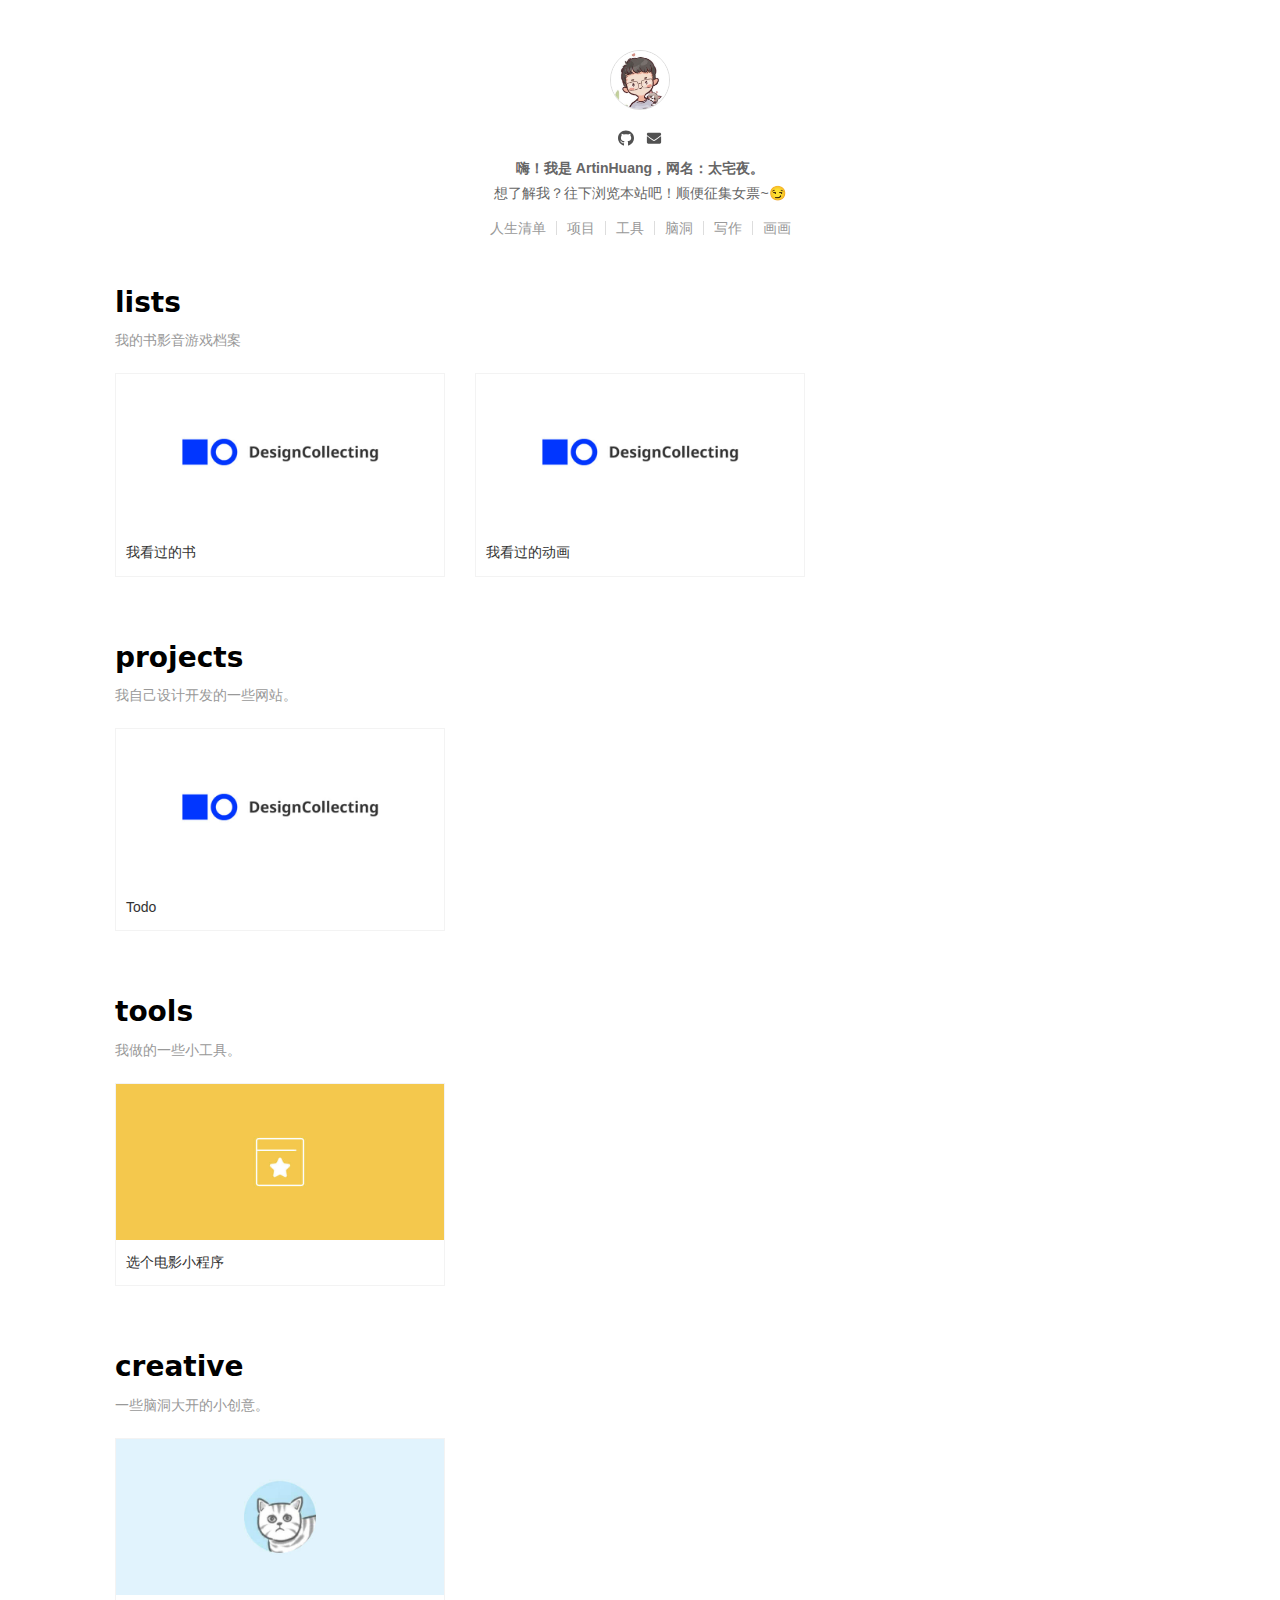
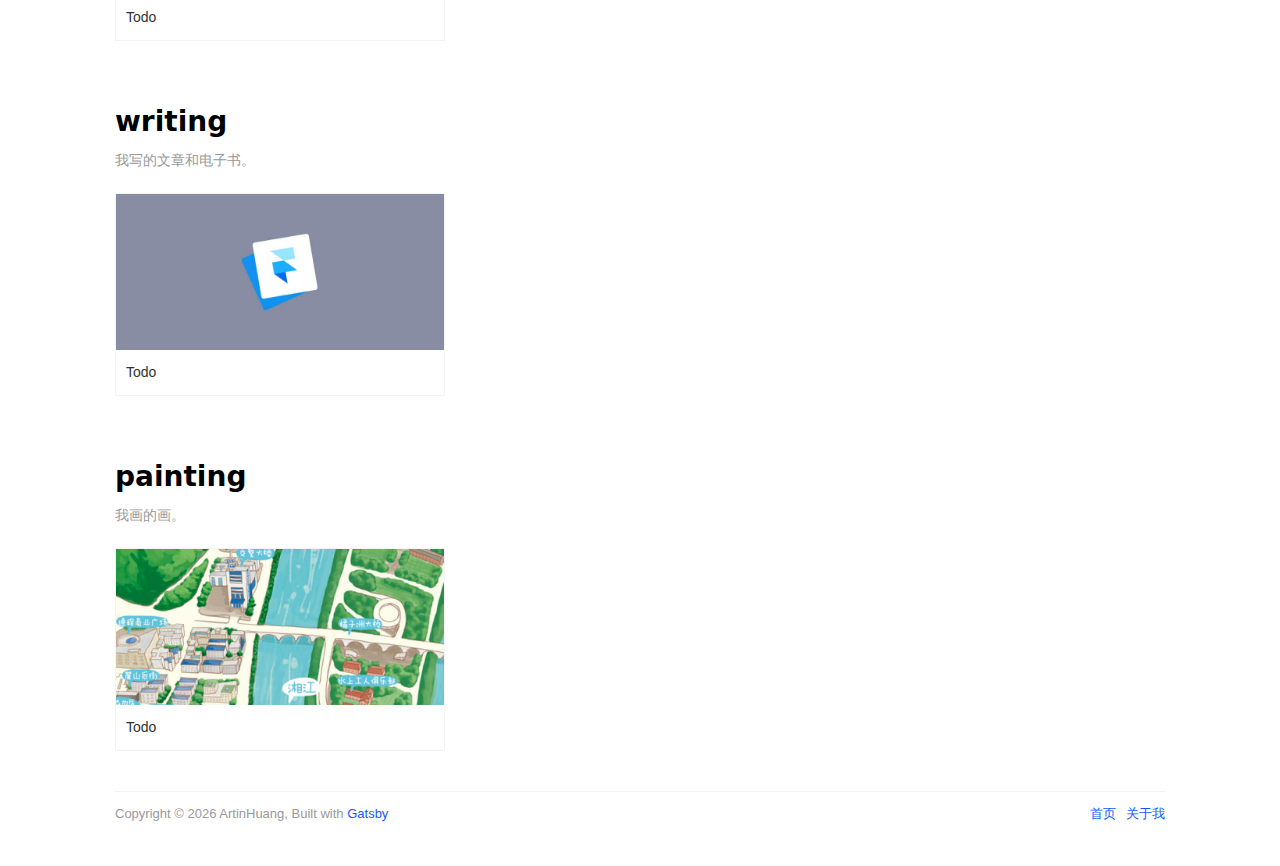
<file: index.html>
<!DOCTYPE html><html><head><meta charSet="utf-8"/><meta http-equiv="x-ua-compatible" content="ie=edge"/><meta name="viewport" content="width=device-width, initial-scale=1, shrink-to-fit=no"/><style data-href="/styles.84d56e6f146420ad4311.css">.footer{color:#999;font-size:13px}.footer .footer-wrapper{display:flex;margin-top:20px;margin-bottom:30px;padding:10px 0;border-top:1px solid #f3f3f3}.footer .footer-wrapper a.footer-link{margin-left:10px}.header{position:fixed;top:0;left:0;right:0;box-shadow:0 1px 0 rgba(0,0,0,.1);overflow:hidden;background:#fff;-webkit-transform:translateY(-100px);transform:translateY(-100px);-webkit-transition:-webkit-transform .4s;transition:-webkit-transform .4s;transition:transform .4s;transition:transform .4s,-webkit-transform .4s;z-index:1000}.header.header-visible{-webkit-transform:translateY(0);transform:translateY(0)}.header>nav{display:flex;position:relative;height:52px;padding:10px 15px}.header>nav a{margin-right:10px;color:#666}.header>nav a:hover{color:#000}.header>nav .header-logo{display:block;width:32px;height:32px;border-radius:16px;border:1px solid #eee;overflow:hidden}.header>nav .header-logo:hover{background:#333}.header>nav .header-anchors{flex:1 1;line-height:32px;text-align:center;visibility:hidden}.header>nav .header-anchors.anchors-visible{visibility:visible}.header>nav .header-links{line-height:32px}.layout-bio{text-align:center}.layout-bio .bio-avatar{width:60px;height:60px;margin:50px auto 20px;border:1px solid #ddd;border-radius:30px;overflow:hidden}.layout-bio .bio-social{margin:10px 0;font-size:0;-webkit-text-size-adjust:none}.layout-bio .bio-social>a{position:relative;padding:0 6px}.layout-bio .bio-social>a>img{width:16px;opacity:.68;-webkit-transition:all .4s;transition:all .4s}.layout-bio .bio-social>a>img:hover{opacity:1}.layout-bio .bio-social>a .social-qrcode{visibility:hidden;opacity:0;position:absolute;top:5px;left:5px;padding-bottom:5px;background:#fff;box-shadow:0 0 16px rgba(0,0,0,.15);font-size:12px;-webkit-transition:all .2s;transition:all .2s;z-index:1000}.layout-bio .bio-social>a .social-qrcode>img{width:130px;max-width:130px}.layout-bio .bio-social>a .social-qrcode>div{margin-top:-10px;color:#666}.layout-bio .bio-social>a .social-mail{visibility:hidden;opacity:0;position:absolute;top:-30px;left:-22px;width:72px;color:#fff;background:rgba(0,0,0,.9);box-shadow:0 0 16px rgba(0,0,0,.15);font-size:12px;-webkit-transition:all .2s;transition:all .2s;z-index:1000}.layout-bio .bio-social>a .social-mail.active{visibility:visible;opacity:1;-webkit-transform:translateY(-10px);transform:translateY(-10px)}.layout-bio .bio-social>a:hover .social-qrcode{visibility:visible;opacity:1}.layout-bio .bio-intro{max-width:300px;margin:0 auto;color:#666}*{box-sizing:border-box}body{margin:0;line-height:1.8;color:#000;background-color:#fff}img{max-width:100%}a{color:#105cfb;text-decoration:none;-webkit-transition:all .4s;transition:all .4s}a:hover{color:#033eb8}ul{margin:0;padding:0;list-style:none}body,button,input,select,textarea{font-family:Segoe UI,PingFang SC,HiraginoSansGB-W3,Microsoft Yahei,Helvetica Neue,Helvetica,Arial,sans-serif;font-size:14px;font-weight:400;-webkit-font-smoothing:antialiased}table{border-spacing:0;border-collapse:collapse}code{color:#666;background:#fefefe;font-family:Roboto Mono,Menlo,Monaco,Courier,monospace!important;font-size:13px!important;font-weight:500!important}.container{max-width:1080px;margin:0 auto;padding:0 15px}.stretched-box{flex:1 1}.layout-post{margin-top:53px}.layout-post .container{max-width:680px}.layout-post .post-banner{position:relative;padding-top:260px;overflow:hidden}.layout-post .post-banner div.banner-background{position:absolute;left:0;top:0;width:110%;height:110%;background-repeat:no-repeat;background-position:50%;background-size:auto 100%;-webkit-transform:translate(-5%,-5%);transform:translate(-5%,-5%);-webkit-filter:blur(3px);filter:blur(3px)}.layout-post .post-banner div.banner-text{display:flex;align-items:center;position:absolute;left:0;top:0;width:100%;height:100%;text-align:center;background:rgba(0,0,0,.5)}.layout-post .post-banner div.banner-text>div{flex:1 1;margin:0 auto 10px;color:#fff;text-shadow:0 1px 2px rgba(0,0,0,.3)}.layout-post .post-banner div.banner-text>div h1,.layout-post .post-banner div.banner-text>div h4{margin:0;line-height:1.2}.layout-post .post-demo{display:flex;justify-content:center;margin-top:72px}.layout-post .post-demo h3{margin:0;padding:18px 15px;color:#666;font-weight:700;border-top:3px solid #ececec;border-bottom:3px solid #ececec}.layout-post .post-demo h3 a{display:block;max-width:320px;white-space:nowrap;overflow:hidden;text-overflow:ellipsis}.layout-post .post-demo h3 img{display:block;width:120px}.layout-post .post-content{margin-top:72px;font-size:16px;line-height:2;color:#404040}.layout-post .post-content h2{margin:60px 0 30px;text-align:center}.layout-post .post-content h4{margin:5px 0}.layout-post .post-content>blockquote{margin:0 0 20px;padding:15px;color:#999;background:#f8f8f8}.layout-post .post-content>blockquote p{margin:0}.layout-post .post-content ul{padding-left:25px;list-style:circle outside}.layout-post .post-content ul li p{margin:5px 0}.layout-post .post-content ul li blockquote{margin:0 0 15px;color:#888}.layout-post .post-content ul li img{margin:20px 0;border:1px solid #f3f3f3}.layout-post .post-content>ul{margin-bottom:40px}.layout-post .post-content>p{margin-bottom:20px}.layout-post .post-content .content-image{margin:50px auto;text-align:center}.layout-post .post-footer{display:flex;flex-wrap:wrap;justify-content:space-between;list-style:none;padding:20px 0}.layout-post .post-footer .ending-prev{left:0}.layout-post .post-footer .ending-prev div.hidden-xs{text-align:left}.layout-post .post-footer .ending-next{right:0}.layout-post .post-footer .ending-next div.hidden-xs{text-align:right}@media (max-width:767px){.layout-post .post-footer a.ending-nav{width:50px}}@media (max-width:767px){.post-container .container-header{text-align:center}.post-container .container-header h1{margin:20px 0 0;font-size:24px}.post-container .container-header h2{color:#333;font-size:16px;font-weight:400}}.not-found{margin-top:72px;margin-bottom:50px;text-align:center}.not-found .not-found-quote{max-width:320px;margin:0 auto 20px;line-height:26px;font-style:italic;color:#999}.not-found .not-found-quote:before{content:"\201C";margin-right:5px;color:#e3e3e3;font-size:50px}.portrait{position:relative;width:150px;margin:30px auto;padding:30px 0}.portrait .portrait-intro{position:absolute;top:180px;left:-155px;width:640px;font-size:40px;color:#ccc;font-family:Georgia}.portrait .portrait-intro span{padding:0 80px}.portrait .portrait-me{width:100%}.portrait .portrait-fan{position:absolute;top:130px;left:33px;width:81px;cursor:pointer;-webkit-transform-origin:10% 76% 0;transform-origin:10% 76% 0;-webkit-transition:all .6s;transition:all .6s}.portrait .portrait-fan:hover{-webkit-transform:rotate(-20deg);transform:rotate(-20deg)}.portrait .portrait-propeller{position:absolute;top:247px;right:10px;width:33px;cursor:pointer;-webkit-transition:all .8s;transition:all .8s}.portrait .portrait-propeller:hover{-webkit-transform:rotate(765deg);transform:rotate(765deg)}@media (max-width:640px){.portrait .portrait-intro{top:100px;left:-70px;width:310px;font-size:20px}.portrait .portrait-intro span{padding:0 60px}}.layout-about{margin-top:80px;margin-bottom:50px}.layout-about .about-section{max-width:500px;margin:0 auto;padding:15px 0;border-bottom:1px solid #eee}.layout-about .about-section:last-child{border-bottom:none}.layout-about .about-section h3.section-label{margin:0 0 15px}.layout-about .about-section ul{margin-bottom:40px;padding-left:25px;list-style:circle outside}.layout-home .home-anchor{margin-top:10px;text-align:center}.layout-home .home-anchor a{display:inline-block;padding:0 10px;line-height:1;color:#999;border-right:1px solid #ddd}.layout-home .home-anchor a:hover{color:#333}.layout-home .home-anchor a:last-child{border-right:none}.layout-home .home-section{padding-top:36px}.layout-home .home-section .section-title{margin:0;font-family:system-ui,Menlo,Meslo LG,monospace}.layout-home .home-section .section-description{margin:0 0 20px;color:#999}.layout-home .home-section .section-items{display:flex;flex-wrap:wrap;margin:0 -15px}.layout-home .home-section .section-items .section-item{flex:0 0 33.333333%;margin-bottom:20px;padding:0 15px}.layout-home .home-section .section-items .section-item .item-card{position:relative;display:block;border:1px solid #f3f3f3}.layout-home .home-section .section-items .section-item .item-card:hover{box-shadow:0 10px 50px rgba(0,0,0,.08)}.layout-home .home-section .section-items .section-item .item-card .card-cover img{display:block;width:100%}.layout-home .home-section .section-items .section-item .item-card .card-title{margin:0;padding:10px;font-weight:400;color:#333}@media (max-width:767px){.layout-home .home-section .section-items .section-item{flex:0 0 50%}}@media (max-width:432px){.layout-home .home-section .section-items{display:block}}</style><meta name="generator" content="Gatsby 2.13.42"/><style type="text/css">.gatsby-resp-image-image{width:100%;height:100%;margin:0;vertical-align:middle;position:absolute;top:0;left:0;color:transparent;}</style><link as="script" rel="preload" href="/webpack-runtime-d3712ee0348b8a77bf43.js"/><link as="script" rel="preload" href="/app-64938ebd28f38789c822.js"/><link as="script" rel="preload" href="/styles-162e7aa9cb583e6c26b4.js"/><link as="script" rel="preload" href="/1-233a1357c0680d70a7c3.js"/><link as="script" rel="preload" href="/component---src-pages-index-js-d7167d86b8e817b87472.js"/><link as="fetch" rel="preload" href="/page-data/index/page-data.json" crossorigin="use-credentials"/></head><body><noscript id="gatsby-noscript">This app works best with JavaScript enabled.</noscript><div id="___gatsby"><div style="outline:none" tabindex="-1" role="group" id="gatsby-focus-wrapper"><div class="default-layout"><header class="header "><nav class="container"><a aria-current="page" class="header-logo" rel="home" href="/"><img src="/static/avatar-694034a6843d9430d163ec17713070dc.png" alt="我的头像"/></a><div class="header-anchors anchors-visible"><a href="#projects">项目</a><a href="#tools">工具</a><a href="#creative">脑洞</a><a href="#writing">写作</a><a href="#painting">画画</a></div><div class="header-links"><a aria-current="page" rel="home" class="" href="/">首页</a><a rel="about" href="/about">关于我</a></div></nav></header><div class="layout-bio container"><div class="bio-avatar"><img src="/static/avatar-694034a6843d9430d163ec17713070dc.png" alt="头像"/></div><div class="bio-social"><a href="https://github.com/artinhuang" title="Github" target="_blank" rel="noopener noreferrer"><img src="[data-uri]" alt="Github"/></a><a href="#mail" title="邮箱" target="_blank" rel="noopener noreferrer"><img src="[data-uri]" alt="邮箱"/><div class="social-mail ">已复制邮箱</div></a></div><div class="bio-intro"><b> 嗨！我是 ArtinHuang，网名：太宅夜。</b><br/>想了解我？往下浏览本站吧！顺便征集女票~😏</div></div><div class="layout-home container"><div class="home-anchor"><a href="#lists">人生清单</a><a href="#projects">项目</a><a href="#tools">工具</a><a href="#creative">脑洞</a><a href="#writing">写作</a><a href="#painting">画画</a></div><div class="home-section" id="lists"><h1 class="section-title">lists</h1><p class="section-description">我的书影音游戏档案</p><ul class="section-items"><li class="section-item"><a class="item-card" href="/lists/read/"><div class="card-cover"><img src="/heros/collecting.design.jpg" alt="我看过的书"/></div><p class="card-title">我看过的书</p></a></li><li class="section-item"><a class="item-card" href="/lists/anime/"><div class="card-cover"><img src="/heros/collecting.design.jpg" alt="我看过的动画"/></div><p class="card-title">我看过的动画</p></a></li></ul></div><div class="home-section" id="projects"><h1 class="section-title">projects</h1><p class="section-description">我自己设计开发的一些网站。</p><ul class="section-items"><li class="section-item"><a class="item-card" href="/projects/collecting.design/"><div class="card-cover"><img src="/heros/collecting.design.jpg" alt="Todo"/></div><p class="card-title">Todo</p></a></li></ul></div><div class="home-section" id="tools"><h1 class="section-title">tools</h1><p class="section-description">我做的一些小工具。</p><ul class="section-items"><li class="section-item"><a class="item-card" href="/tools/movielect/"><div class="card-cover"><img src="/heros/movielect.jpg" alt="选个电影小程序"/></div><p class="card-title">选个电影小程序</p></a></li></ul></div><div class="home-section" id="creative"><h1 class="section-title">creative</h1><p class="section-description">一些脑洞大开的小创意。</p><ul class="section-items"><li class="section-item"><a class="item-card" href="/creative/brain-hole/"><div class="card-cover"><img src="/heros/brain-hole.jpg" alt="Todo"/></div><p class="card-title">Todo</p></a></li></ul></div><div class="home-section" id="writing"><h1 class="section-title">writing</h1><p class="section-description">我写的文章和电子书。</p><ul class="section-items"><li class="section-item"><a class="item-card" href="/writing/framer-tutorial/"><div class="card-cover"><img src="/heros/framer-tutorial.jpg" alt="Todo"/></div><p class="card-title">Todo</p></a></li></ul></div><div class="home-section" id="painting"><h1 class="section-title">painting</h1><p class="section-description">我画的画。</p><ul class="section-items"><li class="section-item"><a class="item-card" href="/painting/hand-drawn-map/"><div class="card-cover"><img src="/heros/hand-drawn-map.jpg" alt="Todo"/></div><p class="card-title">Todo</p></a></li></ul></div></div><footer class="footer container"><div class="footer-wrapper">Copyright © <!-- -->2020<!-- --> ArtinHuang, Built with <a href="https://www.gatsbyjs.org" target="_blank" rel="noopener noreferrer">Gatsby</a><span class="stretched-box"></span><a aria-current="page" class="footer-link" href="/">首页</a><a class="footer-link" href="/about">关于我</a></div></footer></div></div></div><script async="" src="https://www.googletagmanager.com/gtag/js?id=UA-121774282-2"></script><script>
    window.GATSBY_GTAG_PLUGIN_GA_TRACKING_ID = (
      'UA-121774282-2'
    );
    window.GATSBY_GTAG_PLUGIN_ANONYMIZE = true;

    var options = {
      send_page_view: false
    };
    if (true) {
      options.anonymize_ip = true;
    }

    window.dataLayer = window.dataLayer || [];
    function gtag(){dataLayer.push(arguments);}
    window.gtag = gtag;
    gtag('js', new Date());
    gtag('config', 'UA-121774282-2', options);
  </script><script id="gatsby-script-loader">/*<![CDATA[*/window.pagePath="/";window.webpackCompilationHash="fd8b1b0fefa6f2f985d3";/*]]>*/</script><script id="gatsby-chunk-mapping">/*<![CDATA[*/window.___chunkMapping={"app":["/app-64938ebd28f38789c822.js"],"component---src-templates-post-js":["/component---src-templates-post-js-85a35bcca97caf0c12f0.js"],"component---src-pages-404-js":["/component---src-pages-404-js-8c3b255f6adcfbacde88.js"],"component---src-pages-about-js":["/component---src-pages-about-js-5342d8d8261e4e69cbd2.js"],"component---src-pages-index-js":["/component---src-pages-index-js-d7167d86b8e817b87472.js"]};/*]]>*/</script><script src="/component---src-pages-index-js-d7167d86b8e817b87472.js" async=""></script><script src="/1-233a1357c0680d70a7c3.js" async=""></script><script src="/styles-162e7aa9cb583e6c26b4.js" async=""></script><script src="/app-64938ebd28f38789c822.js" async=""></script><script src="/webpack-runtime-d3712ee0348b8a77bf43.js" async=""></script></body></html>
</file>
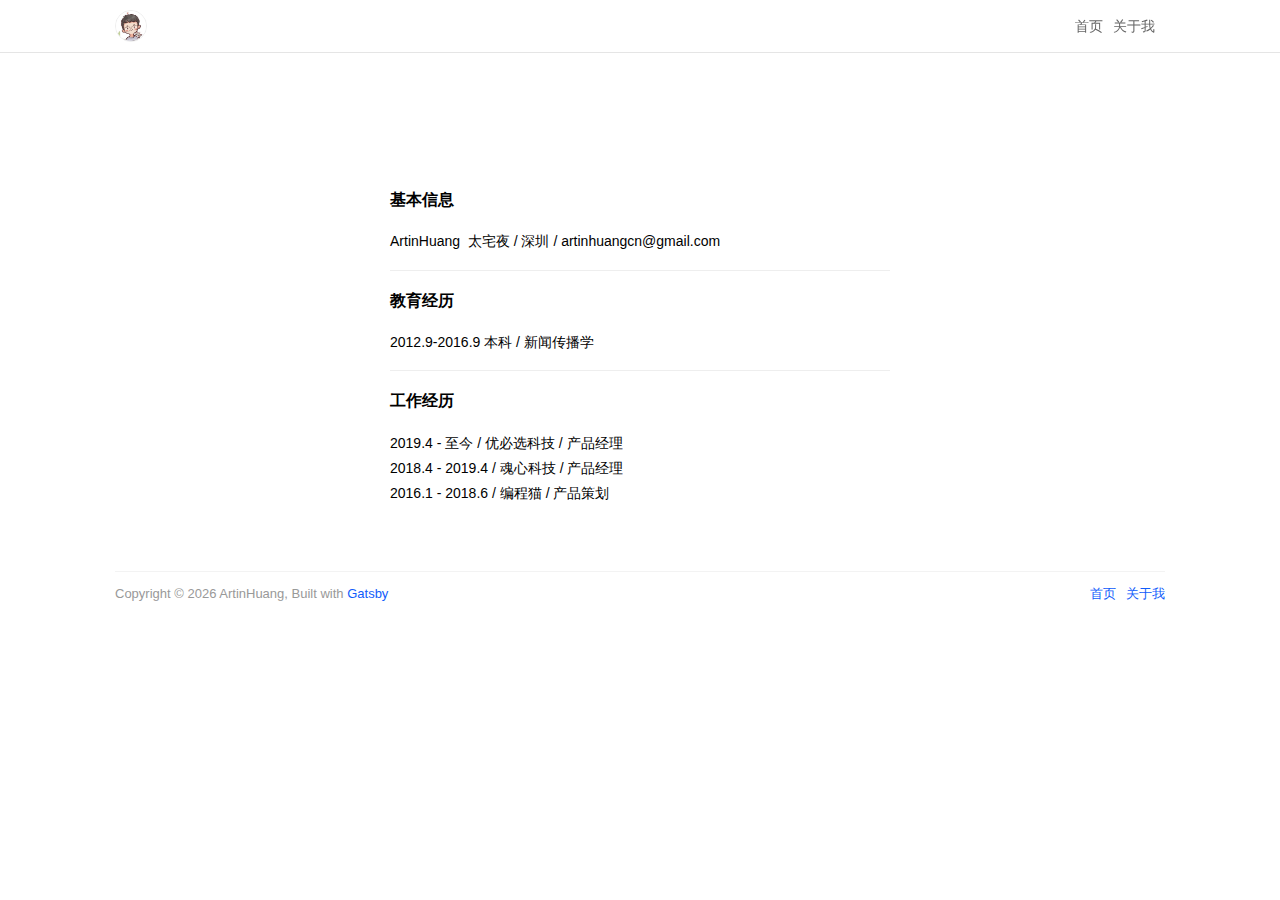
<file: about/index.html>
<!DOCTYPE html><html><head><meta charSet="utf-8"/><meta http-equiv="x-ua-compatible" content="ie=edge"/><meta name="viewport" content="width=device-width, initial-scale=1, shrink-to-fit=no"/><style data-href="/styles.84d56e6f146420ad4311.css">.footer{color:#999;font-size:13px}.footer .footer-wrapper{display:flex;margin-top:20px;margin-bottom:30px;padding:10px 0;border-top:1px solid #f3f3f3}.footer .footer-wrapper a.footer-link{margin-left:10px}.header{position:fixed;top:0;left:0;right:0;box-shadow:0 1px 0 rgba(0,0,0,.1);overflow:hidden;background:#fff;-webkit-transform:translateY(-100px);transform:translateY(-100px);-webkit-transition:-webkit-transform .4s;transition:-webkit-transform .4s;transition:transform .4s;transition:transform .4s,-webkit-transform .4s;z-index:1000}.header.header-visible{-webkit-transform:translateY(0);transform:translateY(0)}.header>nav{display:flex;position:relative;height:52px;padding:10px 15px}.header>nav a{margin-right:10px;color:#666}.header>nav a:hover{color:#000}.header>nav .header-logo{display:block;width:32px;height:32px;border-radius:16px;border:1px solid #eee;overflow:hidden}.header>nav .header-logo:hover{background:#333}.header>nav .header-anchors{flex:1 1;line-height:32px;text-align:center;visibility:hidden}.header>nav .header-anchors.anchors-visible{visibility:visible}.header>nav .header-links{line-height:32px}.layout-bio{text-align:center}.layout-bio .bio-avatar{width:60px;height:60px;margin:50px auto 20px;border:1px solid #ddd;border-radius:30px;overflow:hidden}.layout-bio .bio-social{margin:10px 0;font-size:0;-webkit-text-size-adjust:none}.layout-bio .bio-social>a{position:relative;padding:0 6px}.layout-bio .bio-social>a>img{width:16px;opacity:.68;-webkit-transition:all .4s;transition:all .4s}.layout-bio .bio-social>a>img:hover{opacity:1}.layout-bio .bio-social>a .social-qrcode{visibility:hidden;opacity:0;position:absolute;top:5px;left:5px;padding-bottom:5px;background:#fff;box-shadow:0 0 16px rgba(0,0,0,.15);font-size:12px;-webkit-transition:all .2s;transition:all .2s;z-index:1000}.layout-bio .bio-social>a .social-qrcode>img{width:130px;max-width:130px}.layout-bio .bio-social>a .social-qrcode>div{margin-top:-10px;color:#666}.layout-bio .bio-social>a .social-mail{visibility:hidden;opacity:0;position:absolute;top:-30px;left:-22px;width:72px;color:#fff;background:rgba(0,0,0,.9);box-shadow:0 0 16px rgba(0,0,0,.15);font-size:12px;-webkit-transition:all .2s;transition:all .2s;z-index:1000}.layout-bio .bio-social>a .social-mail.active{visibility:visible;opacity:1;-webkit-transform:translateY(-10px);transform:translateY(-10px)}.layout-bio .bio-social>a:hover .social-qrcode{visibility:visible;opacity:1}.layout-bio .bio-intro{max-width:300px;margin:0 auto;color:#666}*{box-sizing:border-box}body{margin:0;line-height:1.8;color:#000;background-color:#fff}img{max-width:100%}a{color:#105cfb;text-decoration:none;-webkit-transition:all .4s;transition:all .4s}a:hover{color:#033eb8}ul{margin:0;padding:0;list-style:none}body,button,input,select,textarea{font-family:Segoe UI,PingFang SC,HiraginoSansGB-W3,Microsoft Yahei,Helvetica Neue,Helvetica,Arial,sans-serif;font-size:14px;font-weight:400;-webkit-font-smoothing:antialiased}table{border-spacing:0;border-collapse:collapse}code{color:#666;background:#fefefe;font-family:Roboto Mono,Menlo,Monaco,Courier,monospace!important;font-size:13px!important;font-weight:500!important}.container{max-width:1080px;margin:0 auto;padding:0 15px}.stretched-box{flex:1 1}.layout-post{margin-top:53px}.layout-post .container{max-width:680px}.layout-post .post-banner{position:relative;padding-top:260px;overflow:hidden}.layout-post .post-banner div.banner-background{position:absolute;left:0;top:0;width:110%;height:110%;background-repeat:no-repeat;background-position:50%;background-size:auto 100%;-webkit-transform:translate(-5%,-5%);transform:translate(-5%,-5%);-webkit-filter:blur(3px);filter:blur(3px)}.layout-post .post-banner div.banner-text{display:flex;align-items:center;position:absolute;left:0;top:0;width:100%;height:100%;text-align:center;background:rgba(0,0,0,.5)}.layout-post .post-banner div.banner-text>div{flex:1 1;margin:0 auto 10px;color:#fff;text-shadow:0 1px 2px rgba(0,0,0,.3)}.layout-post .post-banner div.banner-text>div h1,.layout-post .post-banner div.banner-text>div h4{margin:0;line-height:1.2}.layout-post .post-demo{display:flex;justify-content:center;margin-top:72px}.layout-post .post-demo h3{margin:0;padding:18px 15px;color:#666;font-weight:700;border-top:3px solid #ececec;border-bottom:3px solid #ececec}.layout-post .post-demo h3 a{display:block;max-width:320px;white-space:nowrap;overflow:hidden;text-overflow:ellipsis}.layout-post .post-demo h3 img{display:block;width:120px}.layout-post .post-content{margin-top:72px;font-size:16px;line-height:2;color:#404040}.layout-post .post-content h2{margin:60px 0 30px;text-align:center}.layout-post .post-content h4{margin:5px 0}.layout-post .post-content>blockquote{margin:0 0 20px;padding:15px;color:#999;background:#f8f8f8}.layout-post .post-content>blockquote p{margin:0}.layout-post .post-content ul{padding-left:25px;list-style:circle outside}.layout-post .post-content ul li p{margin:5px 0}.layout-post .post-content ul li blockquote{margin:0 0 15px;color:#888}.layout-post .post-content ul li img{margin:20px 0;border:1px solid #f3f3f3}.layout-post .post-content>ul{margin-bottom:40px}.layout-post .post-content>p{margin-bottom:20px}.layout-post .post-content .content-image{margin:50px auto;text-align:center}.layout-post .post-footer{display:flex;flex-wrap:wrap;justify-content:space-between;list-style:none;padding:20px 0}.layout-post .post-footer .ending-prev{left:0}.layout-post .post-footer .ending-prev div.hidden-xs{text-align:left}.layout-post .post-footer .ending-next{right:0}.layout-post .post-footer .ending-next div.hidden-xs{text-align:right}@media (max-width:767px){.layout-post .post-footer a.ending-nav{width:50px}}@media (max-width:767px){.post-container .container-header{text-align:center}.post-container .container-header h1{margin:20px 0 0;font-size:24px}.post-container .container-header h2{color:#333;font-size:16px;font-weight:400}}.not-found{margin-top:72px;margin-bottom:50px;text-align:center}.not-found .not-found-quote{max-width:320px;margin:0 auto 20px;line-height:26px;font-style:italic;color:#999}.not-found .not-found-quote:before{content:"\201C";margin-right:5px;color:#e3e3e3;font-size:50px}.portrait{position:relative;width:150px;margin:30px auto;padding:30px 0}.portrait .portrait-intro{position:absolute;top:180px;left:-155px;width:640px;font-size:40px;color:#ccc;font-family:Georgia}.portrait .portrait-intro span{padding:0 80px}.portrait .portrait-me{width:100%}.portrait .portrait-fan{position:absolute;top:130px;left:33px;width:81px;cursor:pointer;-webkit-transform-origin:10% 76% 0;transform-origin:10% 76% 0;-webkit-transition:all .6s;transition:all .6s}.portrait .portrait-fan:hover{-webkit-transform:rotate(-20deg);transform:rotate(-20deg)}.portrait .portrait-propeller{position:absolute;top:247px;right:10px;width:33px;cursor:pointer;-webkit-transition:all .8s;transition:all .8s}.portrait .portrait-propeller:hover{-webkit-transform:rotate(765deg);transform:rotate(765deg)}@media (max-width:640px){.portrait .portrait-intro{top:100px;left:-70px;width:310px;font-size:20px}.portrait .portrait-intro span{padding:0 60px}}.layout-about{margin-top:80px;margin-bottom:50px}.layout-about .about-section{max-width:500px;margin:0 auto;padding:15px 0;border-bottom:1px solid #eee}.layout-about .about-section:last-child{border-bottom:none}.layout-about .about-section h3.section-label{margin:0 0 15px}.layout-about .about-section ul{margin-bottom:40px;padding-left:25px;list-style:circle outside}.layout-home .home-anchor{margin-top:10px;text-align:center}.layout-home .home-anchor a{display:inline-block;padding:0 10px;line-height:1;color:#999;border-right:1px solid #ddd}.layout-home .home-anchor a:hover{color:#333}.layout-home .home-anchor a:last-child{border-right:none}.layout-home .home-section{padding-top:36px}.layout-home .home-section .section-title{margin:0;font-family:system-ui,Menlo,Meslo LG,monospace}.layout-home .home-section .section-description{margin:0 0 20px;color:#999}.layout-home .home-section .section-items{display:flex;flex-wrap:wrap;margin:0 -15px}.layout-home .home-section .section-items .section-item{flex:0 0 33.333333%;margin-bottom:20px;padding:0 15px}.layout-home .home-section .section-items .section-item .item-card{position:relative;display:block;border:1px solid #f3f3f3}.layout-home .home-section .section-items .section-item .item-card:hover{box-shadow:0 10px 50px rgba(0,0,0,.08)}.layout-home .home-section .section-items .section-item .item-card .card-cover img{display:block;width:100%}.layout-home .home-section .section-items .section-item .item-card .card-title{margin:0;padding:10px;font-weight:400;color:#333}@media (max-width:767px){.layout-home .home-section .section-items .section-item{flex:0 0 50%}}@media (max-width:432px){.layout-home .home-section .section-items{display:block}}</style><meta name="generator" content="Gatsby 2.13.42"/><style type="text/css">.gatsby-resp-image-image{width:100%;height:100%;margin:0;vertical-align:middle;position:absolute;top:0;left:0;color:transparent;}</style><link as="script" rel="preload" href="/webpack-runtime-d3712ee0348b8a77bf43.js"/><link as="script" rel="preload" href="/app-64938ebd28f38789c822.js"/><link as="script" rel="preload" href="/styles-162e7aa9cb583e6c26b4.js"/><link as="script" rel="preload" href="/1-233a1357c0680d70a7c3.js"/><link as="script" rel="preload" href="/component---src-pages-about-js-5342d8d8261e4e69cbd2.js"/><link as="fetch" rel="preload" href="/page-data/about/page-data.json" crossorigin="use-credentials"/></head><body><noscript id="gatsby-noscript">This app works best with JavaScript enabled.</noscript><div id="___gatsby"><div style="outline:none" tabindex="-1" role="group" id="gatsby-focus-wrapper"><div class="default-layout"><header class="header header-visible"><nav class="container"><a class="header-logo" rel="home" href="/"><img src="/static/avatar-694034a6843d9430d163ec17713070dc.png" alt="我的头像"/></a><div class="header-anchors "><a href="#projects">项目</a><a href="#tools">工具</a><a href="#creative">脑洞</a><a href="#writing">写作</a><a href="#painting">画画</a></div><div class="header-links"><a rel="home" href="/">首页</a><a rel="about" href="/about">关于我</a></div></nav></header><div class="layout-about container"><div class="portrait"></div><section class="about-section about-base"><h3 class="section-label">基本信息</h3><div class="section-content">ArtinHuang  太宅夜 / 深圳 / artinhuangcn@gmail.com</div></section><section class="about-section about-education"><h3 class="section-label">教育经历</h3><div class="section-content">2012.9-2016.9 本科 / 新闻传播学</div></section><section class="about-section about-work"><h3 class="section-label">工作经历</h3><div class="section-content"><div>2019.4 - 至今  / 优必选科技 / 产品经理</div><div>2018.4 - 2019.4 / 魂心科技 / 产品经理</div><div>2016.1 - 2018.6 / 编程猫 / 产品策划</div></div></section></div><footer class="footer container"><div class="footer-wrapper">Copyright © <!-- -->2020<!-- --> ArtinHuang, Built with <a href="https://www.gatsbyjs.org" target="_blank" rel="noopener noreferrer">Gatsby</a><span class="stretched-box"></span><a class="footer-link" href="/">首页</a><a class="footer-link" href="/about">关于我</a></div></footer></div></div></div><script async="" src="https://www.googletagmanager.com/gtag/js?id=UA-121774282-2"></script><script>
    window.GATSBY_GTAG_PLUGIN_GA_TRACKING_ID = (
      'UA-121774282-2'
    );
    window.GATSBY_GTAG_PLUGIN_ANONYMIZE = true;

    var options = {
      send_page_view: false
    };
    if (true) {
      options.anonymize_ip = true;
    }

    window.dataLayer = window.dataLayer || [];
    function gtag(){dataLayer.push(arguments);}
    window.gtag = gtag;
    gtag('js', new Date());
    gtag('config', 'UA-121774282-2', options);
  </script><script id="gatsby-script-loader">/*<![CDATA[*/window.pagePath="/about/";window.webpackCompilationHash="fd8b1b0fefa6f2f985d3";/*]]>*/</script><script id="gatsby-chunk-mapping">/*<![CDATA[*/window.___chunkMapping={"app":["/app-64938ebd28f38789c822.js"],"component---src-templates-post-js":["/component---src-templates-post-js-85a35bcca97caf0c12f0.js"],"component---src-pages-404-js":["/component---src-pages-404-js-8c3b255f6adcfbacde88.js"],"component---src-pages-about-js":["/component---src-pages-about-js-5342d8d8261e4e69cbd2.js"],"component---src-pages-index-js":["/component---src-pages-index-js-d7167d86b8e817b87472.js"]};/*]]>*/</script><script src="/component---src-pages-about-js-5342d8d8261e4e69cbd2.js" async=""></script><script src="/1-233a1357c0680d70a7c3.js" async=""></script><script src="/styles-162e7aa9cb583e6c26b4.js" async=""></script><script src="/app-64938ebd28f38789c822.js" async=""></script><script src="/webpack-runtime-d3712ee0348b8a77bf43.js" async=""></script></body></html>
</file>
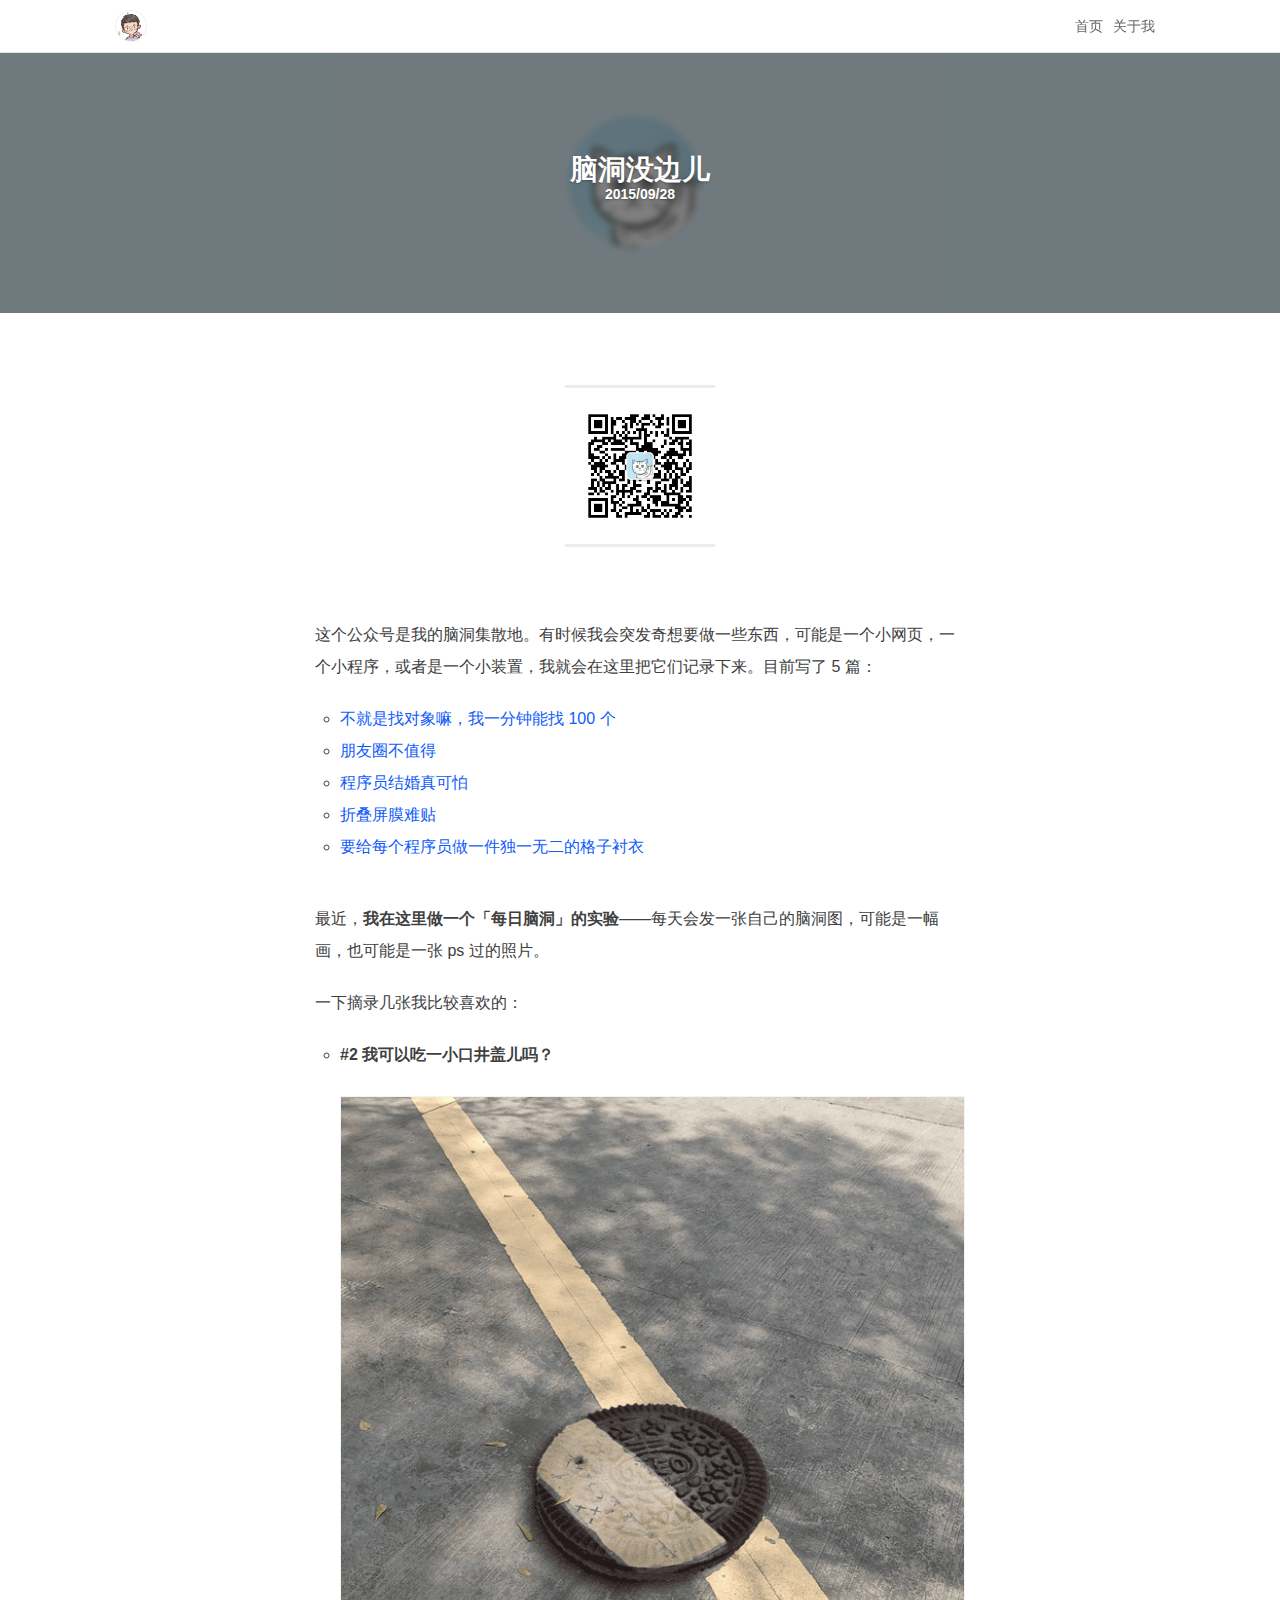
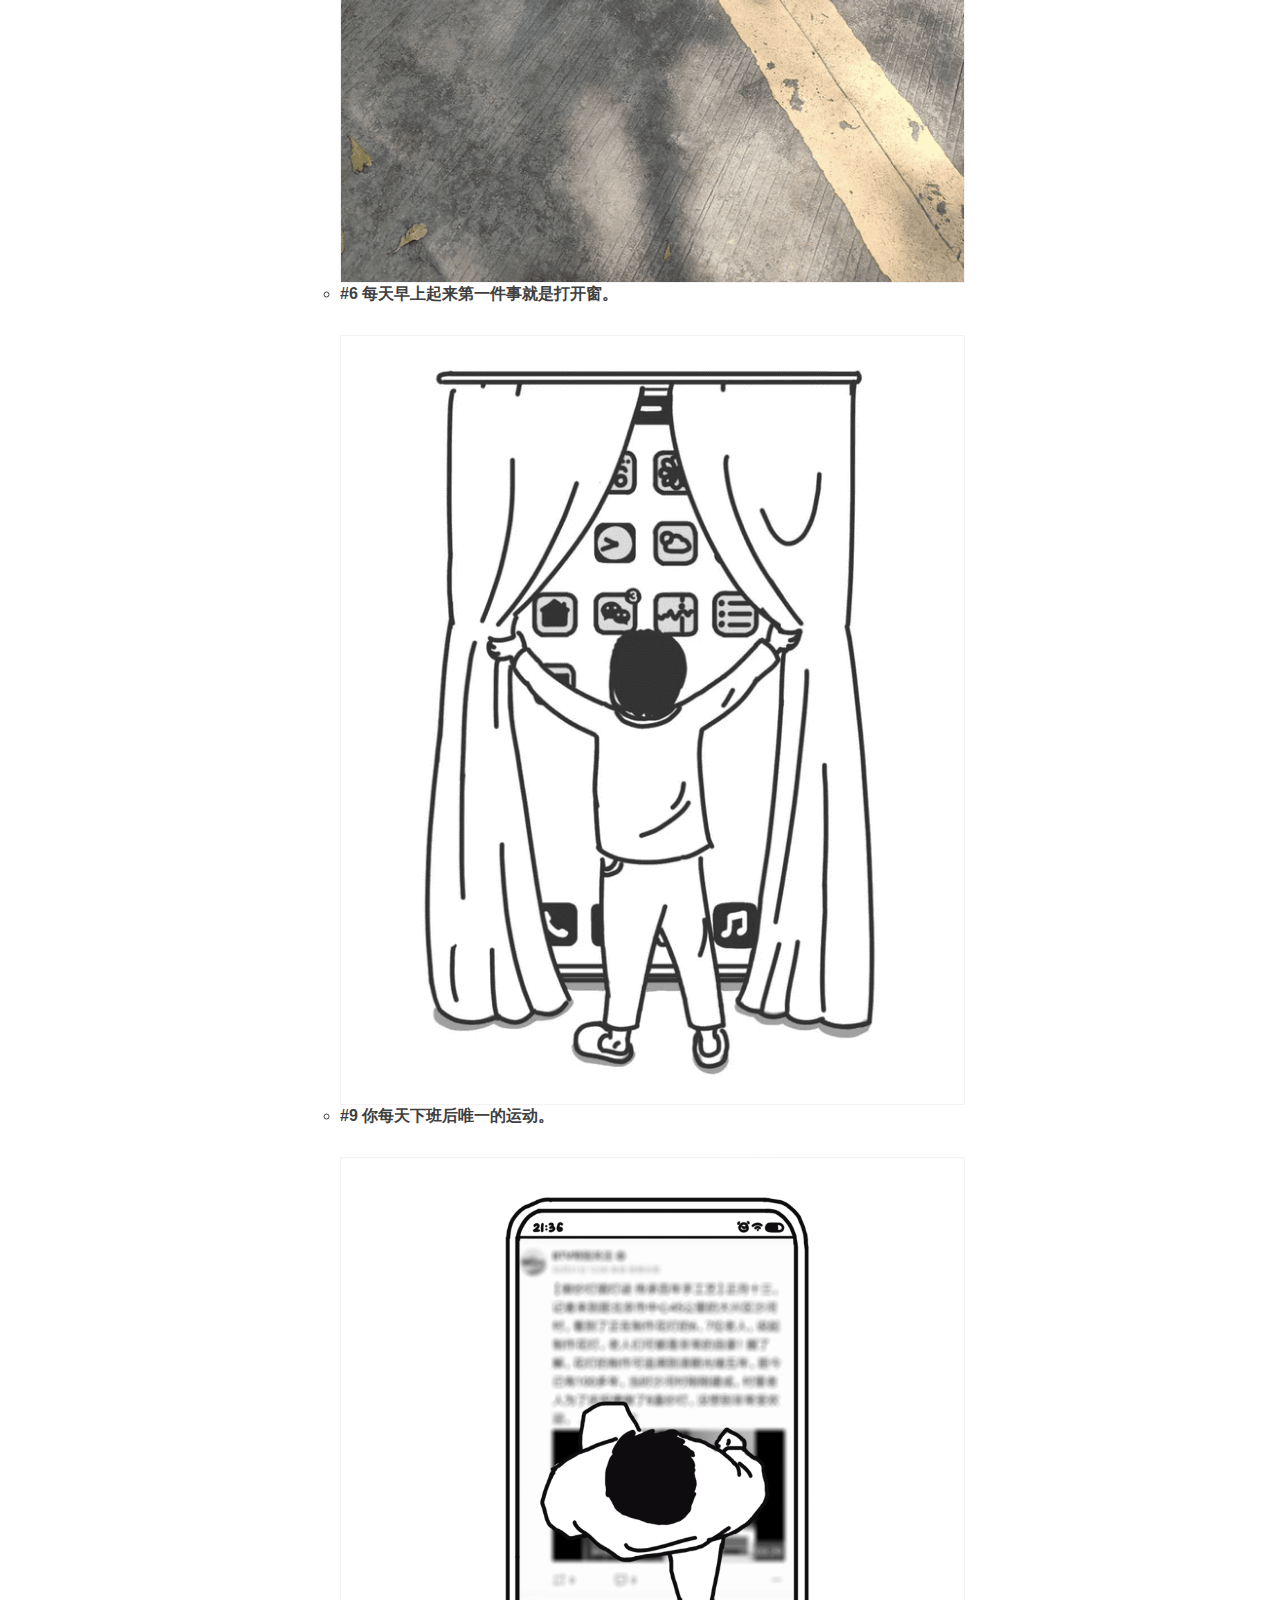
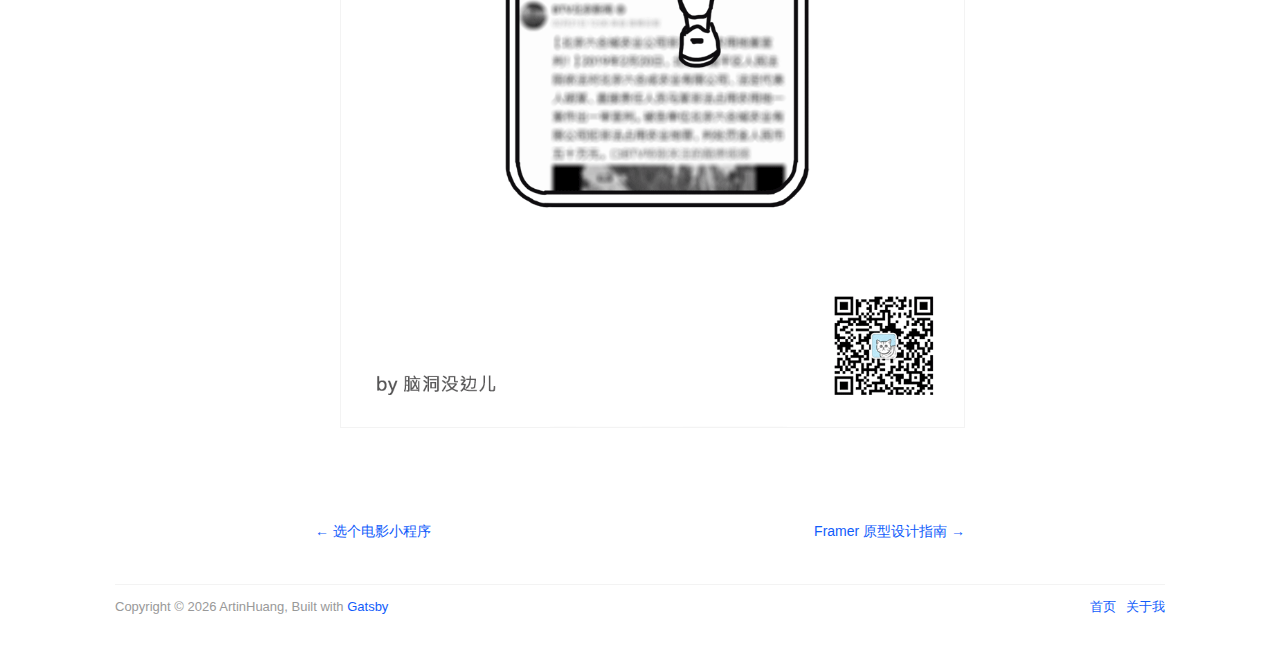
<file: creative/brain-hole/index.html>
<!DOCTYPE html><html><head><meta charSet="utf-8"/><meta http-equiv="x-ua-compatible" content="ie=edge"/><meta name="viewport" content="width=device-width, initial-scale=1, shrink-to-fit=no"/><style data-href="/styles.84d56e6f146420ad4311.css">.footer{color:#999;font-size:13px}.footer .footer-wrapper{display:flex;margin-top:20px;margin-bottom:30px;padding:10px 0;border-top:1px solid #f3f3f3}.footer .footer-wrapper a.footer-link{margin-left:10px}.header{position:fixed;top:0;left:0;right:0;box-shadow:0 1px 0 rgba(0,0,0,.1);overflow:hidden;background:#fff;-webkit-transform:translateY(-100px);transform:translateY(-100px);-webkit-transition:-webkit-transform .4s;transition:-webkit-transform .4s;transition:transform .4s;transition:transform .4s,-webkit-transform .4s;z-index:1000}.header.header-visible{-webkit-transform:translateY(0);transform:translateY(0)}.header>nav{display:flex;position:relative;height:52px;padding:10px 15px}.header>nav a{margin-right:10px;color:#666}.header>nav a:hover{color:#000}.header>nav .header-logo{display:block;width:32px;height:32px;border-radius:16px;border:1px solid #eee;overflow:hidden}.header>nav .header-logo:hover{background:#333}.header>nav .header-anchors{flex:1 1;line-height:32px;text-align:center;visibility:hidden}.header>nav .header-anchors.anchors-visible{visibility:visible}.header>nav .header-links{line-height:32px}.layout-bio{text-align:center}.layout-bio .bio-avatar{width:60px;height:60px;margin:50px auto 20px;border:1px solid #ddd;border-radius:30px;overflow:hidden}.layout-bio .bio-social{margin:10px 0;font-size:0;-webkit-text-size-adjust:none}.layout-bio .bio-social>a{position:relative;padding:0 6px}.layout-bio .bio-social>a>img{width:16px;opacity:.68;-webkit-transition:all .4s;transition:all .4s}.layout-bio .bio-social>a>img:hover{opacity:1}.layout-bio .bio-social>a .social-qrcode{visibility:hidden;opacity:0;position:absolute;top:5px;left:5px;padding-bottom:5px;background:#fff;box-shadow:0 0 16px rgba(0,0,0,.15);font-size:12px;-webkit-transition:all .2s;transition:all .2s;z-index:1000}.layout-bio .bio-social>a .social-qrcode>img{width:130px;max-width:130px}.layout-bio .bio-social>a .social-qrcode>div{margin-top:-10px;color:#666}.layout-bio .bio-social>a .social-mail{visibility:hidden;opacity:0;position:absolute;top:-30px;left:-22px;width:72px;color:#fff;background:rgba(0,0,0,.9);box-shadow:0 0 16px rgba(0,0,0,.15);font-size:12px;-webkit-transition:all .2s;transition:all .2s;z-index:1000}.layout-bio .bio-social>a .social-mail.active{visibility:visible;opacity:1;-webkit-transform:translateY(-10px);transform:translateY(-10px)}.layout-bio .bio-social>a:hover .social-qrcode{visibility:visible;opacity:1}.layout-bio .bio-intro{max-width:300px;margin:0 auto;color:#666}*{box-sizing:border-box}body{margin:0;line-height:1.8;color:#000;background-color:#fff}img{max-width:100%}a{color:#105cfb;text-decoration:none;-webkit-transition:all .4s;transition:all .4s}a:hover{color:#033eb8}ul{margin:0;padding:0;list-style:none}body,button,input,select,textarea{font-family:Segoe UI,PingFang SC,HiraginoSansGB-W3,Microsoft Yahei,Helvetica Neue,Helvetica,Arial,sans-serif;font-size:14px;font-weight:400;-webkit-font-smoothing:antialiased}table{border-spacing:0;border-collapse:collapse}code{color:#666;background:#fefefe;font-family:Roboto Mono,Menlo,Monaco,Courier,monospace!important;font-size:13px!important;font-weight:500!important}.container{max-width:1080px;margin:0 auto;padding:0 15px}.stretched-box{flex:1 1}.layout-post{margin-top:53px}.layout-post .container{max-width:680px}.layout-post .post-banner{position:relative;padding-top:260px;overflow:hidden}.layout-post .post-banner div.banner-background{position:absolute;left:0;top:0;width:110%;height:110%;background-repeat:no-repeat;background-position:50%;background-size:auto 100%;-webkit-transform:translate(-5%,-5%);transform:translate(-5%,-5%);-webkit-filter:blur(3px);filter:blur(3px)}.layout-post .post-banner div.banner-text{display:flex;align-items:center;position:absolute;left:0;top:0;width:100%;height:100%;text-align:center;background:rgba(0,0,0,.5)}.layout-post .post-banner div.banner-text>div{flex:1 1;margin:0 auto 10px;color:#fff;text-shadow:0 1px 2px rgba(0,0,0,.3)}.layout-post .post-banner div.banner-text>div h1,.layout-post .post-banner div.banner-text>div h4{margin:0;line-height:1.2}.layout-post .post-demo{display:flex;justify-content:center;margin-top:72px}.layout-post .post-demo h3{margin:0;padding:18px 15px;color:#666;font-weight:700;border-top:3px solid #ececec;border-bottom:3px solid #ececec}.layout-post .post-demo h3 a{display:block;max-width:320px;white-space:nowrap;overflow:hidden;text-overflow:ellipsis}.layout-post .post-demo h3 img{display:block;width:120px}.layout-post .post-content{margin-top:72px;font-size:16px;line-height:2;color:#404040}.layout-post .post-content h2{margin:60px 0 30px;text-align:center}.layout-post .post-content h4{margin:5px 0}.layout-post .post-content>blockquote{margin:0 0 20px;padding:15px;color:#999;background:#f8f8f8}.layout-post .post-content>blockquote p{margin:0}.layout-post .post-content ul{padding-left:25px;list-style:circle outside}.layout-post .post-content ul li p{margin:5px 0}.layout-post .post-content ul li blockquote{margin:0 0 15px;color:#888}.layout-post .post-content ul li img{margin:20px 0;border:1px solid #f3f3f3}.layout-post .post-content>ul{margin-bottom:40px}.layout-post .post-content>p{margin-bottom:20px}.layout-post .post-content .content-image{margin:50px auto;text-align:center}.layout-post .post-footer{display:flex;flex-wrap:wrap;justify-content:space-between;list-style:none;padding:20px 0}.layout-post .post-footer .ending-prev{left:0}.layout-post .post-footer .ending-prev div.hidden-xs{text-align:left}.layout-post .post-footer .ending-next{right:0}.layout-post .post-footer .ending-next div.hidden-xs{text-align:right}@media (max-width:767px){.layout-post .post-footer a.ending-nav{width:50px}}@media (max-width:767px){.post-container .container-header{text-align:center}.post-container .container-header h1{margin:20px 0 0;font-size:24px}.post-container .container-header h2{color:#333;font-size:16px;font-weight:400}}.not-found{margin-top:72px;margin-bottom:50px;text-align:center}.not-found .not-found-quote{max-width:320px;margin:0 auto 20px;line-height:26px;font-style:italic;color:#999}.not-found .not-found-quote:before{content:"\201C";margin-right:5px;color:#e3e3e3;font-size:50px}.portrait{position:relative;width:150px;margin:30px auto;padding:30px 0}.portrait .portrait-intro{position:absolute;top:180px;left:-155px;width:640px;font-size:40px;color:#ccc;font-family:Georgia}.portrait .portrait-intro span{padding:0 80px}.portrait .portrait-me{width:100%}.portrait .portrait-fan{position:absolute;top:130px;left:33px;width:81px;cursor:pointer;-webkit-transform-origin:10% 76% 0;transform-origin:10% 76% 0;-webkit-transition:all .6s;transition:all .6s}.portrait .portrait-fan:hover{-webkit-transform:rotate(-20deg);transform:rotate(-20deg)}.portrait .portrait-propeller{position:absolute;top:247px;right:10px;width:33px;cursor:pointer;-webkit-transition:all .8s;transition:all .8s}.portrait .portrait-propeller:hover{-webkit-transform:rotate(765deg);transform:rotate(765deg)}@media (max-width:640px){.portrait .portrait-intro{top:100px;left:-70px;width:310px;font-size:20px}.portrait .portrait-intro span{padding:0 60px}}.layout-about{margin-top:80px;margin-bottom:50px}.layout-about .about-section{max-width:500px;margin:0 auto;padding:15px 0;border-bottom:1px solid #eee}.layout-about .about-section:last-child{border-bottom:none}.layout-about .about-section h3.section-label{margin:0 0 15px}.layout-about .about-section ul{margin-bottom:40px;padding-left:25px;list-style:circle outside}.layout-home .home-anchor{margin-top:10px;text-align:center}.layout-home .home-anchor a{display:inline-block;padding:0 10px;line-height:1;color:#999;border-right:1px solid #ddd}.layout-home .home-anchor a:hover{color:#333}.layout-home .home-anchor a:last-child{border-right:none}.layout-home .home-section{padding-top:36px}.layout-home .home-section .section-title{margin:0;font-family:system-ui,Menlo,Meslo LG,monospace}.layout-home .home-section .section-description{margin:0 0 20px;color:#999}.layout-home .home-section .section-items{display:flex;flex-wrap:wrap;margin:0 -15px}.layout-home .home-section .section-items .section-item{flex:0 0 33.333333%;margin-bottom:20px;padding:0 15px}.layout-home .home-section .section-items .section-item .item-card{position:relative;display:block;border:1px solid #f3f3f3}.layout-home .home-section .section-items .section-item .item-card:hover{box-shadow:0 10px 50px rgba(0,0,0,.08)}.layout-home .home-section .section-items .section-item .item-card .card-cover img{display:block;width:100%}.layout-home .home-section .section-items .section-item .item-card .card-title{margin:0;padding:10px;font-weight:400;color:#333}@media (max-width:767px){.layout-home .home-section .section-items .section-item{flex:0 0 50%}}@media (max-width:432px){.layout-home .home-section .section-items{display:block}}</style><meta name="generator" content="Gatsby 2.13.42"/><style type="text/css">.gatsby-resp-image-image{width:100%;height:100%;margin:0;vertical-align:middle;position:absolute;top:0;left:0;color:transparent;}</style><link as="script" rel="preload" href="/webpack-runtime-b99f076e9ec7226ed687.js"/><link as="script" rel="preload" href="/app-64938ebd28f38789c822.js"/><link as="script" rel="preload" href="/styles-162e7aa9cb583e6c26b4.js"/><link as="script" rel="preload" href="/1-233a1357c0680d70a7c3.js"/><link as="script" rel="preload" href="/component---src-templates-post-js-014d6b226b51e485b937.js"/><link as="fetch" rel="preload" href="/page-data/creative/brain-hole/page-data.json" crossorigin="use-credentials"/></head><body><noscript id="gatsby-noscript">This app works best with JavaScript enabled.</noscript><div id="___gatsby"><div style="outline:none" tabindex="-1" role="group" id="gatsby-focus-wrapper"><div class="default-layout"><header class="header header-visible"><nav class="container"><a class="header-logo" rel="home" href="/"><img src="/static/avatar-694034a6843d9430d163ec17713070dc.png" alt="我的头像"/></a><div class="header-anchors "><a href="#projects">项目</a><a href="#tools">工具</a><a href="#creative">脑洞</a><a href="#writing">写作</a><a href="#painting">画画</a></div><div class="header-links"><a rel="home" href="/">首页</a><a rel="about" href="/about">关于我</a></div></nav></header><div class="layout-post"><div class="post-banner"><div class="banner-background" style="background-color:#DFF4FC;background-image:url(/heros/brain-hole.jpg)"></div><div class="banner-text"><div class="container"><h1>脑洞没边儿</h1><h4>2015/09/28</h4></div></div></div><div class="container"><div class="post-demo"><h3><img src="/./demos/brain-hole.jpg" alt="demo"/></h3></div><div class="post-content"><p>这个公众号是我的脑洞集散地。有时候我会突发奇想要做一些东西，可能是一个小网页，一个小程序，或者是一个小装置，我就会在这里把它们记录下来。目前写了 5 篇：</p>
<ul>
<li><a href="https://mp.weixin.qq.com/s/Qoap_L88CF9GhX6GSCyoWg" target="_blank" rel="noopener noreferrer">不就是找对象嘛，我一分钟能找 100 个</a></li>
<li><a href="https://mp.weixin.qq.com/s/bm3TsZsoQKXNG2F32lhJ3Q" target="_blank" rel="noopener noreferrer">朋友圈不值得</a></li>
<li><a href="https://mp.weixin.qq.com/s/z1TXWAk49dubJh16ExHKUw" target="_blank" rel="noopener noreferrer">程序员结婚真可怕</a></li>
<li><a href="https://mp.weixin.qq.com/s/7RPqe668iOXF50sgJytmtA" target="_blank" rel="noopener noreferrer">折叠屏膜难贴</a></li>
<li><a href="https://mp.weixin.qq.com/s/4bDnU9PZWBMQ_doAC28ZcQ" target="_blank" rel="noopener noreferrer">要给每个程序员做一件独一无二的格子衬衣</a></li>
</ul>
<p>最近，<strong>我在这里做一个「每日脑洞」的实验</strong>——每天会发一张自己的脑洞图，可能是一幅画，也可能是一张 ps 过的照片。</p>
<p>一下摘录几张我比较喜欢的：</p>
<ul>
<li>
<p><strong>#2 我可以吃一小口井盖儿吗？</strong></p>
<blockquote>
<p><span
      class="gatsby-resp-image-wrapper"
      style="position: relative; display: block; margin-left: auto; margin-right: auto;  max-width: 640px;"
    >
      <a
    class="gatsby-resp-image-link"
    href="/static/d339065ea1cafacd09764c795ef6f872/a6f5c/jinggai.png"
    style="display: block"
    target="_blank"
    rel="noopener"
  >
    <span
    class="gatsby-resp-image-background-image"
    style="padding-bottom: 125.90361445783131%; position: relative; bottom: 0; left: 0; background-image: url('[data-uri]'); background-size: cover; display: block;"
  ></span>
  <img
        class="gatsby-resp-image-image"
        alt="jinggai"
        title="jinggai"
        src="/static/d339065ea1cafacd09764c795ef6f872/e49a9/jinggai.png"
        srcset="/static/d339065ea1cafacd09764c795ef6f872/8d449/jinggai.png 160w,
/static/d339065ea1cafacd09764c795ef6f872/01387/jinggai.png 320w,
/static/d339065ea1cafacd09764c795ef6f872/e49a9/jinggai.png 640w,
/static/d339065ea1cafacd09764c795ef6f872/f570d/jinggai.png 960w,
/static/d339065ea1cafacd09764c795ef6f872/a6f5c/jinggai.png 996w"
        sizes="(max-width: 640px) 100vw, 640px"
      />
  </a>
    </span></p>
</blockquote>
</li>
<li>
<p><strong>#6 每天早上起来第一件事就是打开窗。</strong></p>
<blockquote>
<p><span
      class="gatsby-resp-image-wrapper"
      style="position: relative; display: block; margin-left: auto; margin-right: auto;  max-width: 640px;"
    >
      <a
    class="gatsby-resp-image-link"
    href="/static/f6d99893704ed7fb152fce02786bb06e/f33be/open-window.png"
    style="display: block"
    target="_blank"
    rel="noopener"
  >
    <span
    class="gatsby-resp-image-background-image"
    style="padding-bottom: 123.20143884892086%; position: relative; bottom: 0; left: 0; background-image: url('[data-uri]'); background-size: cover; display: block;"
  ></span>
  <img
        class="gatsby-resp-image-image"
        alt="open window"
        title="open window"
        src="/static/f6d99893704ed7fb152fce02786bb06e/e49a9/open-window.png"
        srcset="/static/f6d99893704ed7fb152fce02786bb06e/8d449/open-window.png 160w,
/static/f6d99893704ed7fb152fce02786bb06e/01387/open-window.png 320w,
/static/f6d99893704ed7fb152fce02786bb06e/e49a9/open-window.png 640w,
/static/f6d99893704ed7fb152fce02786bb06e/f570d/open-window.png 960w,
/static/f6d99893704ed7fb152fce02786bb06e/f33be/open-window.png 1112w"
        sizes="(max-width: 640px) 100vw, 640px"
      />
  </a>
    </span></p>
</blockquote>
</li>
<li>
<p><strong>#9 你每天下班后唯一的运动。</strong></p>
<blockquote>
<p><img src="/runonphone-8b24fba72b8d01f79a08109e814b4ebb.gif"></p>
</blockquote>
</li>
</ul></div><ul class="post-footer"><li><a rel="prev" href="/tools/movielect/">← <!-- -->选个电影小程序</a></li><li><a rel="next" href="/writing/framer-tutorial/">Framer 原型设计指南<!-- --> →</a></li></ul></div></div><footer class="footer container"><div class="footer-wrapper">Copyright © <!-- -->2020<!-- --> ArtinHuang, Built with <a href="https://www.gatsbyjs.org" target="_blank" rel="noopener noreferrer">Gatsby</a><span class="stretched-box"></span><a class="footer-link" href="/">首页</a><a class="footer-link" href="/about">关于我</a></div></footer></div></div></div><script async="" src="https://www.googletagmanager.com/gtag/js?id=UA-121774282-2"></script><script>
    window.GATSBY_GTAG_PLUGIN_GA_TRACKING_ID = (
      'UA-121774282-2'
    );
    window.GATSBY_GTAG_PLUGIN_ANONYMIZE = true;

    var options = {
      send_page_view: false
    };
    if (true) {
      options.anonymize_ip = true;
    }

    window.dataLayer = window.dataLayer || [];
    function gtag(){dataLayer.push(arguments);}
    window.gtag = gtag;
    gtag('js', new Date());
    gtag('config', 'UA-121774282-2', options);
  </script><script id="gatsby-script-loader">/*<![CDATA[*/window.pagePath="/creative/brain-hole/";window.webpackCompilationHash="1e8be064bae08d49e4c1";/*]]>*/</script><script id="gatsby-chunk-mapping">/*<![CDATA[*/window.___chunkMapping={"app":["/app-64938ebd28f38789c822.js"],"component---src-templates-post-js":["/component---src-templates-post-js-014d6b226b51e485b937.js"],"component---src-pages-404-js":["/component---src-pages-404-js-011a2aa19775c59b335e.js"],"component---src-pages-about-js":["/component---src-pages-about-js-6a291c2d6cec19bd8203.js"],"component---src-pages-index-js":["/component---src-pages-index-js-548e28ea37747acee28c.js"]};/*]]>*/</script><script src="/component---src-templates-post-js-014d6b226b51e485b937.js" async=""></script><script src="/1-233a1357c0680d70a7c3.js" async=""></script><script src="/styles-162e7aa9cb583e6c26b4.js" async=""></script><script src="/app-64938ebd28f38789c822.js" async=""></script><script src="/webpack-runtime-b99f076e9ec7226ed687.js" async=""></script></body></html>
</file>
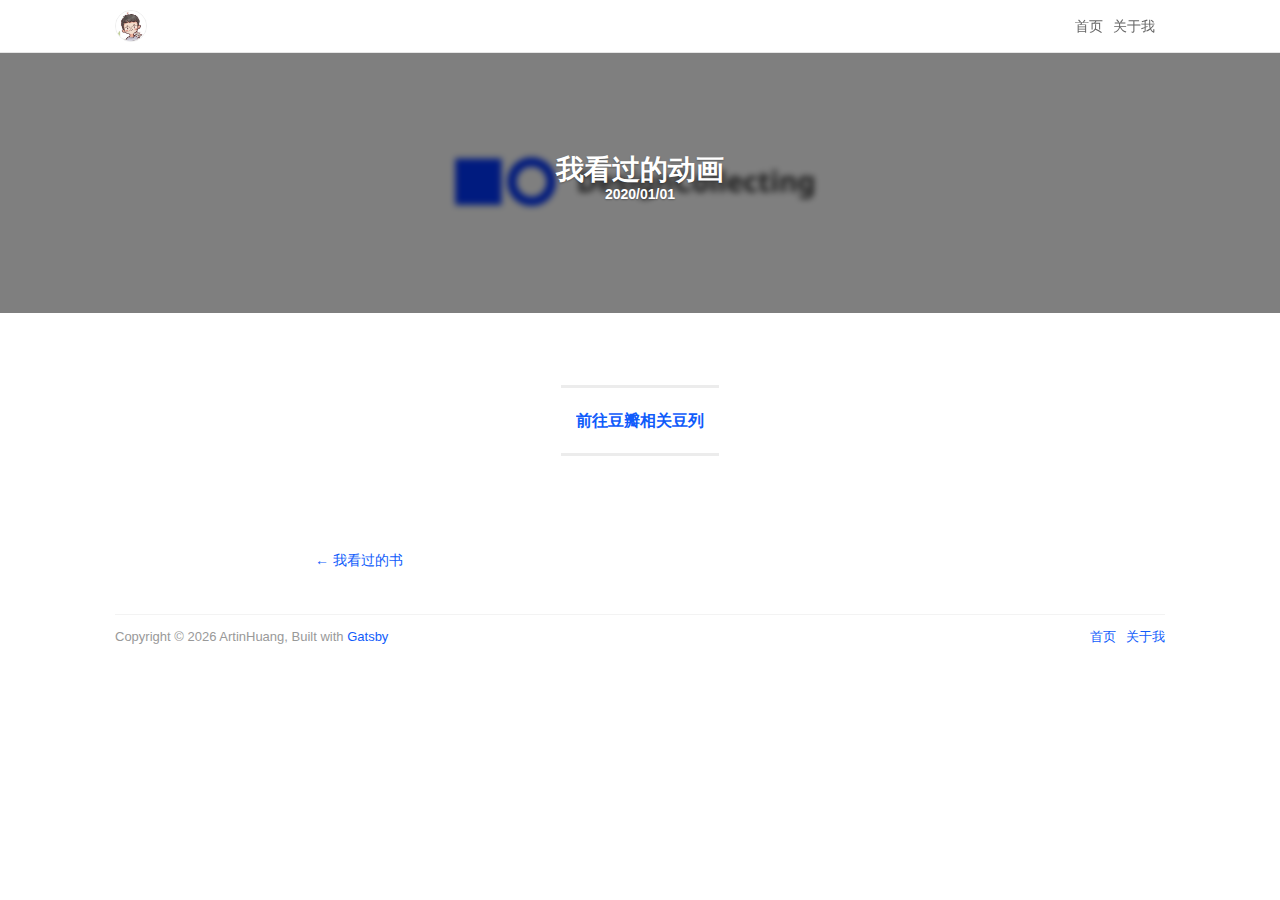
<file: lists/anime/index.html>
<!DOCTYPE html><html><head><meta charSet="utf-8"/><meta http-equiv="x-ua-compatible" content="ie=edge"/><meta name="viewport" content="width=device-width, initial-scale=1, shrink-to-fit=no"/><style data-href="/styles.84d56e6f146420ad4311.css">.footer{color:#999;font-size:13px}.footer .footer-wrapper{display:flex;margin-top:20px;margin-bottom:30px;padding:10px 0;border-top:1px solid #f3f3f3}.footer .footer-wrapper a.footer-link{margin-left:10px}.header{position:fixed;top:0;left:0;right:0;box-shadow:0 1px 0 rgba(0,0,0,.1);overflow:hidden;background:#fff;-webkit-transform:translateY(-100px);transform:translateY(-100px);-webkit-transition:-webkit-transform .4s;transition:-webkit-transform .4s;transition:transform .4s;transition:transform .4s,-webkit-transform .4s;z-index:1000}.header.header-visible{-webkit-transform:translateY(0);transform:translateY(0)}.header>nav{display:flex;position:relative;height:52px;padding:10px 15px}.header>nav a{margin-right:10px;color:#666}.header>nav a:hover{color:#000}.header>nav .header-logo{display:block;width:32px;height:32px;border-radius:16px;border:1px solid #eee;overflow:hidden}.header>nav .header-logo:hover{background:#333}.header>nav .header-anchors{flex:1 1;line-height:32px;text-align:center;visibility:hidden}.header>nav .header-anchors.anchors-visible{visibility:visible}.header>nav .header-links{line-height:32px}.layout-bio{text-align:center}.layout-bio .bio-avatar{width:60px;height:60px;margin:50px auto 20px;border:1px solid #ddd;border-radius:30px;overflow:hidden}.layout-bio .bio-social{margin:10px 0;font-size:0;-webkit-text-size-adjust:none}.layout-bio .bio-social>a{position:relative;padding:0 6px}.layout-bio .bio-social>a>img{width:16px;opacity:.68;-webkit-transition:all .4s;transition:all .4s}.layout-bio .bio-social>a>img:hover{opacity:1}.layout-bio .bio-social>a .social-qrcode{visibility:hidden;opacity:0;position:absolute;top:5px;left:5px;padding-bottom:5px;background:#fff;box-shadow:0 0 16px rgba(0,0,0,.15);font-size:12px;-webkit-transition:all .2s;transition:all .2s;z-index:1000}.layout-bio .bio-social>a .social-qrcode>img{width:130px;max-width:130px}.layout-bio .bio-social>a .social-qrcode>div{margin-top:-10px;color:#666}.layout-bio .bio-social>a .social-mail{visibility:hidden;opacity:0;position:absolute;top:-30px;left:-22px;width:72px;color:#fff;background:rgba(0,0,0,.9);box-shadow:0 0 16px rgba(0,0,0,.15);font-size:12px;-webkit-transition:all .2s;transition:all .2s;z-index:1000}.layout-bio .bio-social>a .social-mail.active{visibility:visible;opacity:1;-webkit-transform:translateY(-10px);transform:translateY(-10px)}.layout-bio .bio-social>a:hover .social-qrcode{visibility:visible;opacity:1}.layout-bio .bio-intro{max-width:300px;margin:0 auto;color:#666}*{box-sizing:border-box}body{margin:0;line-height:1.8;color:#000;background-color:#fff}img{max-width:100%}a{color:#105cfb;text-decoration:none;-webkit-transition:all .4s;transition:all .4s}a:hover{color:#033eb8}ul{margin:0;padding:0;list-style:none}body,button,input,select,textarea{font-family:Segoe UI,PingFang SC,HiraginoSansGB-W3,Microsoft Yahei,Helvetica Neue,Helvetica,Arial,sans-serif;font-size:14px;font-weight:400;-webkit-font-smoothing:antialiased}table{border-spacing:0;border-collapse:collapse}code{color:#666;background:#fefefe;font-family:Roboto Mono,Menlo,Monaco,Courier,monospace!important;font-size:13px!important;font-weight:500!important}.container{max-width:1080px;margin:0 auto;padding:0 15px}.stretched-box{flex:1 1}.layout-post{margin-top:53px}.layout-post .container{max-width:680px}.layout-post .post-banner{position:relative;padding-top:260px;overflow:hidden}.layout-post .post-banner div.banner-background{position:absolute;left:0;top:0;width:110%;height:110%;background-repeat:no-repeat;background-position:50%;background-size:auto 100%;-webkit-transform:translate(-5%,-5%);transform:translate(-5%,-5%);-webkit-filter:blur(3px);filter:blur(3px)}.layout-post .post-banner div.banner-text{display:flex;align-items:center;position:absolute;left:0;top:0;width:100%;height:100%;text-align:center;background:rgba(0,0,0,.5)}.layout-post .post-banner div.banner-text>div{flex:1 1;margin:0 auto 10px;color:#fff;text-shadow:0 1px 2px rgba(0,0,0,.3)}.layout-post .post-banner div.banner-text>div h1,.layout-post .post-banner div.banner-text>div h4{margin:0;line-height:1.2}.layout-post .post-demo{display:flex;justify-content:center;margin-top:72px}.layout-post .post-demo h3{margin:0;padding:18px 15px;color:#666;font-weight:700;border-top:3px solid #ececec;border-bottom:3px solid #ececec}.layout-post .post-demo h3 a{display:block;max-width:320px;white-space:nowrap;overflow:hidden;text-overflow:ellipsis}.layout-post .post-demo h3 img{display:block;width:120px}.layout-post .post-content{margin-top:72px;font-size:16px;line-height:2;color:#404040}.layout-post .post-content h2{margin:60px 0 30px;text-align:center}.layout-post .post-content h4{margin:5px 0}.layout-post .post-content>blockquote{margin:0 0 20px;padding:15px;color:#999;background:#f8f8f8}.layout-post .post-content>blockquote p{margin:0}.layout-post .post-content ul{padding-left:25px;list-style:circle outside}.layout-post .post-content ul li p{margin:5px 0}.layout-post .post-content ul li blockquote{margin:0 0 15px;color:#888}.layout-post .post-content ul li img{margin:20px 0;border:1px solid #f3f3f3}.layout-post .post-content>ul{margin-bottom:40px}.layout-post .post-content>p{margin-bottom:20px}.layout-post .post-content .content-image{margin:50px auto;text-align:center}.layout-post .post-footer{display:flex;flex-wrap:wrap;justify-content:space-between;list-style:none;padding:20px 0}.layout-post .post-footer .ending-prev{left:0}.layout-post .post-footer .ending-prev div.hidden-xs{text-align:left}.layout-post .post-footer .ending-next{right:0}.layout-post .post-footer .ending-next div.hidden-xs{text-align:right}@media (max-width:767px){.layout-post .post-footer a.ending-nav{width:50px}}@media (max-width:767px){.post-container .container-header{text-align:center}.post-container .container-header h1{margin:20px 0 0;font-size:24px}.post-container .container-header h2{color:#333;font-size:16px;font-weight:400}}.not-found{margin-top:72px;margin-bottom:50px;text-align:center}.not-found .not-found-quote{max-width:320px;margin:0 auto 20px;line-height:26px;font-style:italic;color:#999}.not-found .not-found-quote:before{content:"\201C";margin-right:5px;color:#e3e3e3;font-size:50px}.portrait{position:relative;width:150px;margin:30px auto;padding:30px 0}.portrait .portrait-intro{position:absolute;top:180px;left:-155px;width:640px;font-size:40px;color:#ccc;font-family:Georgia}.portrait .portrait-intro span{padding:0 80px}.portrait .portrait-me{width:100%}.portrait .portrait-fan{position:absolute;top:130px;left:33px;width:81px;cursor:pointer;-webkit-transform-origin:10% 76% 0;transform-origin:10% 76% 0;-webkit-transition:all .6s;transition:all .6s}.portrait .portrait-fan:hover{-webkit-transform:rotate(-20deg);transform:rotate(-20deg)}.portrait .portrait-propeller{position:absolute;top:247px;right:10px;width:33px;cursor:pointer;-webkit-transition:all .8s;transition:all .8s}.portrait .portrait-propeller:hover{-webkit-transform:rotate(765deg);transform:rotate(765deg)}@media (max-width:640px){.portrait .portrait-intro{top:100px;left:-70px;width:310px;font-size:20px}.portrait .portrait-intro span{padding:0 60px}}.layout-about{margin-top:80px;margin-bottom:50px}.layout-about .about-section{max-width:500px;margin:0 auto;padding:15px 0;border-bottom:1px solid #eee}.layout-about .about-section:last-child{border-bottom:none}.layout-about .about-section h3.section-label{margin:0 0 15px}.layout-about .about-section ul{margin-bottom:40px;padding-left:25px;list-style:circle outside}.layout-home .home-anchor{margin-top:10px;text-align:center}.layout-home .home-anchor a{display:inline-block;padding:0 10px;line-height:1;color:#999;border-right:1px solid #ddd}.layout-home .home-anchor a:hover{color:#333}.layout-home .home-anchor a:last-child{border-right:none}.layout-home .home-section{padding-top:36px}.layout-home .home-section .section-title{margin:0;font-family:system-ui,Menlo,Meslo LG,monospace}.layout-home .home-section .section-description{margin:0 0 20px;color:#999}.layout-home .home-section .section-items{display:flex;flex-wrap:wrap;margin:0 -15px}.layout-home .home-section .section-items .section-item{flex:0 0 33.333333%;margin-bottom:20px;padding:0 15px}.layout-home .home-section .section-items .section-item .item-card{position:relative;display:block;border:1px solid #f3f3f3}.layout-home .home-section .section-items .section-item .item-card:hover{box-shadow:0 10px 50px rgba(0,0,0,.08)}.layout-home .home-section .section-items .section-item .item-card .card-cover img{display:block;width:100%}.layout-home .home-section .section-items .section-item .item-card .card-title{margin:0;padding:10px;font-weight:400;color:#333}@media (max-width:767px){.layout-home .home-section .section-items .section-item{flex:0 0 50%}}@media (max-width:432px){.layout-home .home-section .section-items{display:block}}</style><meta name="generator" content="Gatsby 2.13.42"/><style type="text/css">.gatsby-resp-image-image{width:100%;height:100%;margin:0;vertical-align:middle;position:absolute;top:0;left:0;color:transparent;}</style><link as="script" rel="preload" href="/webpack-runtime-d3712ee0348b8a77bf43.js"/><link as="script" rel="preload" href="/app-64938ebd28f38789c822.js"/><link as="script" rel="preload" href="/styles-162e7aa9cb583e6c26b4.js"/><link as="script" rel="preload" href="/1-233a1357c0680d70a7c3.js"/><link as="script" rel="preload" href="/component---src-templates-post-js-85a35bcca97caf0c12f0.js"/><link as="fetch" rel="preload" href="/page-data/lists/anime/page-data.json" crossorigin="use-credentials"/></head><body><noscript id="gatsby-noscript">This app works best with JavaScript enabled.</noscript><div id="___gatsby"><div style="outline:none" tabindex="-1" role="group" id="gatsby-focus-wrapper"><div class="default-layout"><header class="header header-visible"><nav class="container"><a class="header-logo" rel="home" href="/"><img src="/static/avatar-694034a6843d9430d163ec17713070dc.png" alt="我的头像"/></a><div class="header-anchors "><a href="#projects">项目</a><a href="#tools">工具</a><a href="#creative">脑洞</a><a href="#writing">写作</a><a href="#painting">画画</a></div><div class="header-links"><a rel="home" href="/">首页</a><a rel="about" href="/about">关于我</a></div></nav></header><div class="layout-post"><div class="post-banner"><div class="banner-background" style="background-color:#FFF;background-image:url(/heros/collecting.design.jpg)"></div><div class="banner-text"><div class="container"><h1>我看过的动画</h1><h4>2020/01/01</h4></div></div></div><div class="container"><div class="post-demo"><h3><a href="https://www.douban.com/doulist/36582767/" target="_blank" rel="noopener noreferrer">前往豆瓣相关豆列</a></h3></div><div class="post-content"></div><ul class="post-footer"><li><a rel="prev" href="/lists/read/">← <!-- -->我看过的书</a></li><li></li></ul></div></div><footer class="footer container"><div class="footer-wrapper">Copyright © <!-- -->2020<!-- --> ArtinHuang, Built with <a href="https://www.gatsbyjs.org" target="_blank" rel="noopener noreferrer">Gatsby</a><span class="stretched-box"></span><a class="footer-link" href="/">首页</a><a class="footer-link" href="/about">关于我</a></div></footer></div></div></div><script async="" src="https://www.googletagmanager.com/gtag/js?id=UA-121774282-2"></script><script>
    window.GATSBY_GTAG_PLUGIN_GA_TRACKING_ID = (
      'UA-121774282-2'
    );
    window.GATSBY_GTAG_PLUGIN_ANONYMIZE = true;

    var options = {
      send_page_view: false
    };
    if (true) {
      options.anonymize_ip = true;
    }

    window.dataLayer = window.dataLayer || [];
    function gtag(){dataLayer.push(arguments);}
    window.gtag = gtag;
    gtag('js', new Date());
    gtag('config', 'UA-121774282-2', options);
  </script><script id="gatsby-script-loader">/*<![CDATA[*/window.pagePath="/lists/anime/";window.webpackCompilationHash="fd8b1b0fefa6f2f985d3";/*]]>*/</script><script id="gatsby-chunk-mapping">/*<![CDATA[*/window.___chunkMapping={"app":["/app-64938ebd28f38789c822.js"],"component---src-templates-post-js":["/component---src-templates-post-js-85a35bcca97caf0c12f0.js"],"component---src-pages-404-js":["/component---src-pages-404-js-8c3b255f6adcfbacde88.js"],"component---src-pages-about-js":["/component---src-pages-about-js-5342d8d8261e4e69cbd2.js"],"component---src-pages-index-js":["/component---src-pages-index-js-d7167d86b8e817b87472.js"]};/*]]>*/</script><script src="/component---src-templates-post-js-85a35bcca97caf0c12f0.js" async=""></script><script src="/1-233a1357c0680d70a7c3.js" async=""></script><script src="/styles-162e7aa9cb583e6c26b4.js" async=""></script><script src="/app-64938ebd28f38789c822.js" async=""></script><script src="/webpack-runtime-d3712ee0348b8a77bf43.js" async=""></script></body></html>
</file>
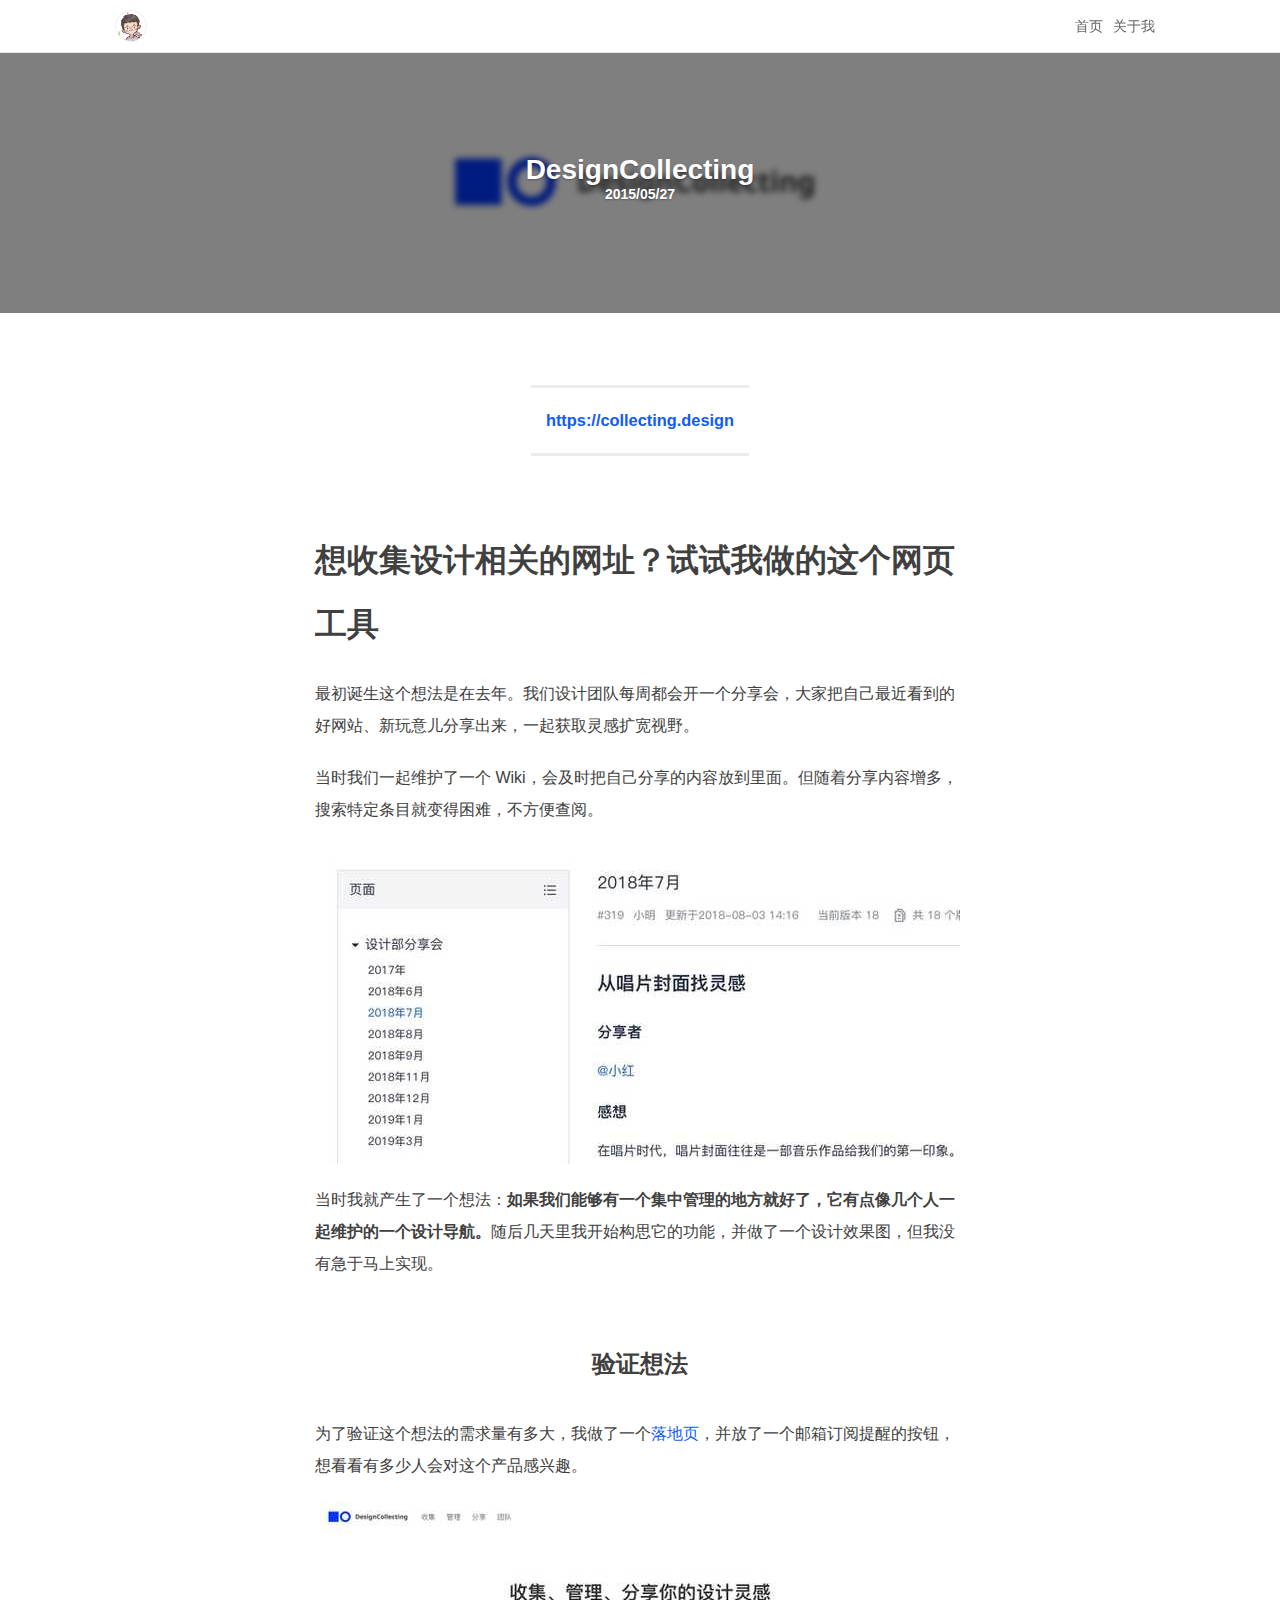
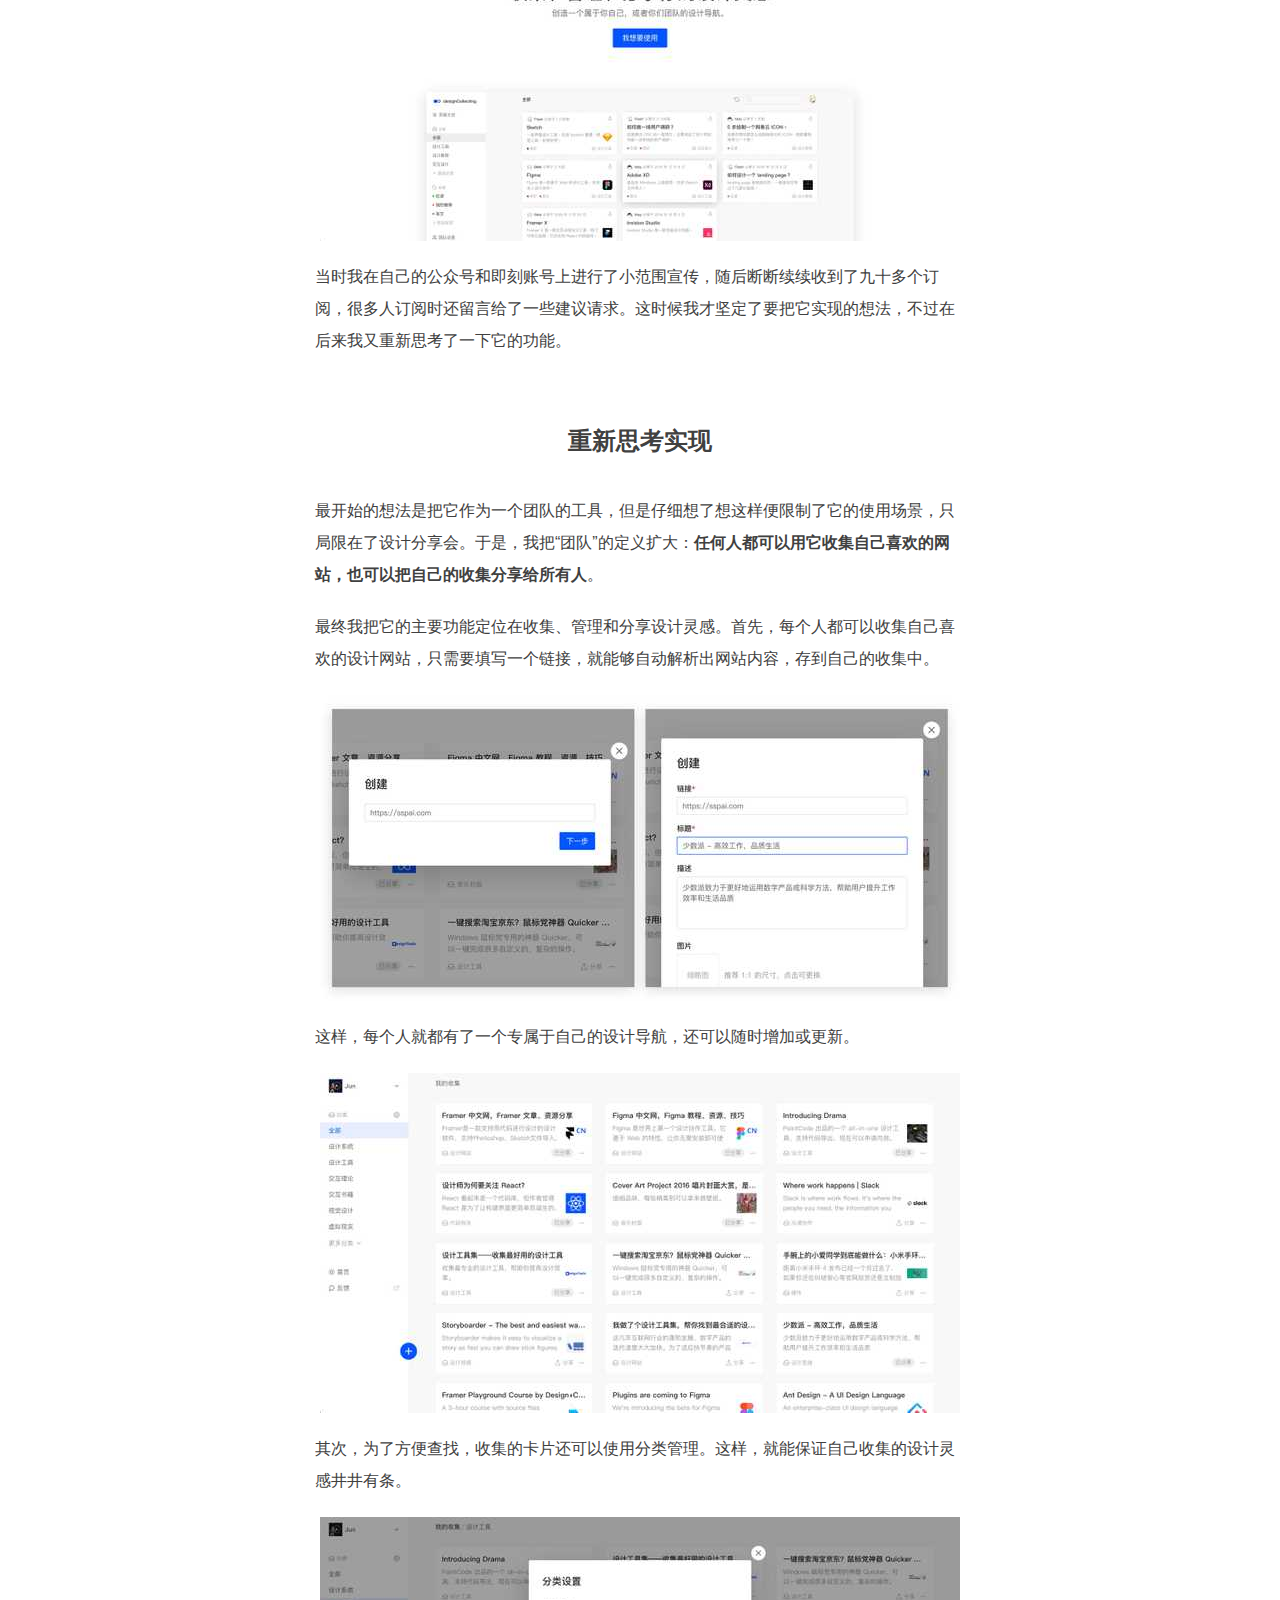
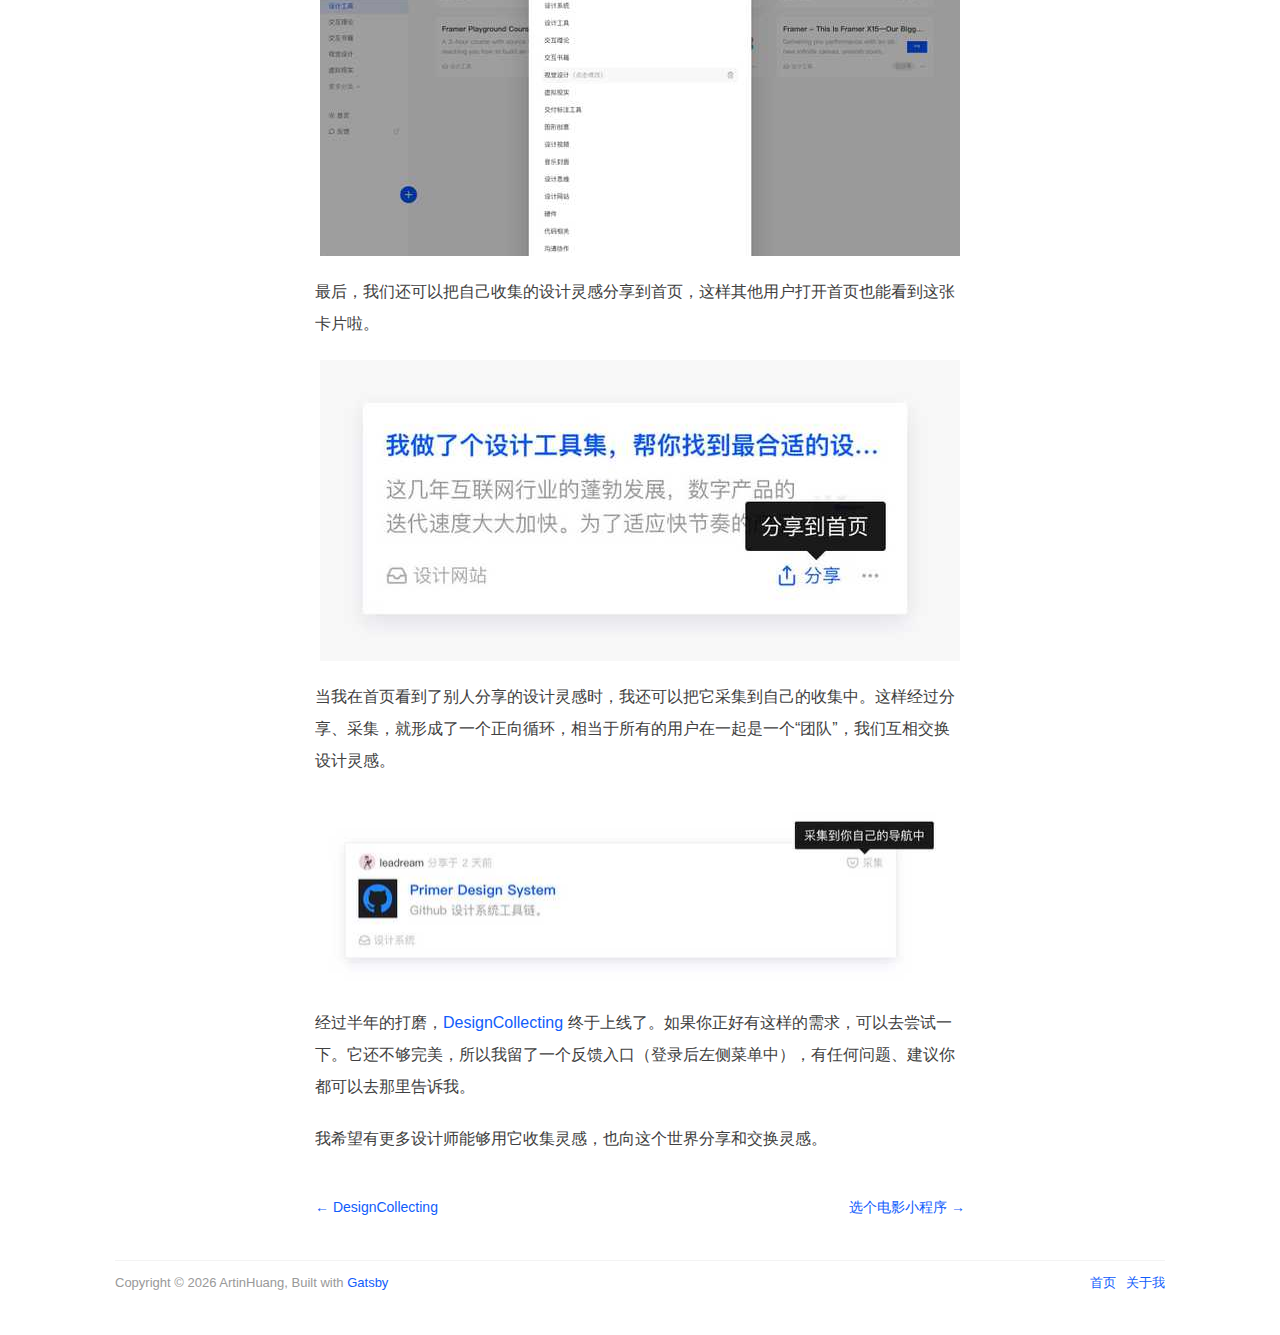
<file: lists/collecting.design/index.html>
<!DOCTYPE html><html><head><meta charSet="utf-8"/><meta http-equiv="x-ua-compatible" content="ie=edge"/><meta name="viewport" content="width=device-width, initial-scale=1, shrink-to-fit=no"/><style data-href="/styles.84d56e6f146420ad4311.css">.footer{color:#999;font-size:13px}.footer .footer-wrapper{display:flex;margin-top:20px;margin-bottom:30px;padding:10px 0;border-top:1px solid #f3f3f3}.footer .footer-wrapper a.footer-link{margin-left:10px}.header{position:fixed;top:0;left:0;right:0;box-shadow:0 1px 0 rgba(0,0,0,.1);overflow:hidden;background:#fff;-webkit-transform:translateY(-100px);transform:translateY(-100px);-webkit-transition:-webkit-transform .4s;transition:-webkit-transform .4s;transition:transform .4s;transition:transform .4s,-webkit-transform .4s;z-index:1000}.header.header-visible{-webkit-transform:translateY(0);transform:translateY(0)}.header>nav{display:flex;position:relative;height:52px;padding:10px 15px}.header>nav a{margin-right:10px;color:#666}.header>nav a:hover{color:#000}.header>nav .header-logo{display:block;width:32px;height:32px;border-radius:16px;border:1px solid #eee;overflow:hidden}.header>nav .header-logo:hover{background:#333}.header>nav .header-anchors{flex:1 1;line-height:32px;text-align:center;visibility:hidden}.header>nav .header-anchors.anchors-visible{visibility:visible}.header>nav .header-links{line-height:32px}.layout-bio{text-align:center}.layout-bio .bio-avatar{width:60px;height:60px;margin:50px auto 20px;border:1px solid #ddd;border-radius:30px;overflow:hidden}.layout-bio .bio-social{margin:10px 0;font-size:0;-webkit-text-size-adjust:none}.layout-bio .bio-social>a{position:relative;padding:0 6px}.layout-bio .bio-social>a>img{width:16px;opacity:.68;-webkit-transition:all .4s;transition:all .4s}.layout-bio .bio-social>a>img:hover{opacity:1}.layout-bio .bio-social>a .social-qrcode{visibility:hidden;opacity:0;position:absolute;top:5px;left:5px;padding-bottom:5px;background:#fff;box-shadow:0 0 16px rgba(0,0,0,.15);font-size:12px;-webkit-transition:all .2s;transition:all .2s;z-index:1000}.layout-bio .bio-social>a .social-qrcode>img{width:130px;max-width:130px}.layout-bio .bio-social>a .social-qrcode>div{margin-top:-10px;color:#666}.layout-bio .bio-social>a .social-mail{visibility:hidden;opacity:0;position:absolute;top:-30px;left:-22px;width:72px;color:#fff;background:rgba(0,0,0,.9);box-shadow:0 0 16px rgba(0,0,0,.15);font-size:12px;-webkit-transition:all .2s;transition:all .2s;z-index:1000}.layout-bio .bio-social>a .social-mail.active{visibility:visible;opacity:1;-webkit-transform:translateY(-10px);transform:translateY(-10px)}.layout-bio .bio-social>a:hover .social-qrcode{visibility:visible;opacity:1}.layout-bio .bio-intro{max-width:300px;margin:0 auto;color:#666}*{box-sizing:border-box}body{margin:0;line-height:1.8;color:#000;background-color:#fff}img{max-width:100%}a{color:#105cfb;text-decoration:none;-webkit-transition:all .4s;transition:all .4s}a:hover{color:#033eb8}ul{margin:0;padding:0;list-style:none}body,button,input,select,textarea{font-family:Segoe UI,PingFang SC,HiraginoSansGB-W3,Microsoft Yahei,Helvetica Neue,Helvetica,Arial,sans-serif;font-size:14px;font-weight:400;-webkit-font-smoothing:antialiased}table{border-spacing:0;border-collapse:collapse}code{color:#666;background:#fefefe;font-family:Roboto Mono,Menlo,Monaco,Courier,monospace!important;font-size:13px!important;font-weight:500!important}.container{max-width:1080px;margin:0 auto;padding:0 15px}.stretched-box{flex:1 1}.layout-post{margin-top:53px}.layout-post .container{max-width:680px}.layout-post .post-banner{position:relative;padding-top:260px;overflow:hidden}.layout-post .post-banner div.banner-background{position:absolute;left:0;top:0;width:110%;height:110%;background-repeat:no-repeat;background-position:50%;background-size:auto 100%;-webkit-transform:translate(-5%,-5%);transform:translate(-5%,-5%);-webkit-filter:blur(3px);filter:blur(3px)}.layout-post .post-banner div.banner-text{display:flex;align-items:center;position:absolute;left:0;top:0;width:100%;height:100%;text-align:center;background:rgba(0,0,0,.5)}.layout-post .post-banner div.banner-text>div{flex:1 1;margin:0 auto 10px;color:#fff;text-shadow:0 1px 2px rgba(0,0,0,.3)}.layout-post .post-banner div.banner-text>div h1,.layout-post .post-banner div.banner-text>div h4{margin:0;line-height:1.2}.layout-post .post-demo{display:flex;justify-content:center;margin-top:72px}.layout-post .post-demo h3{margin:0;padding:18px 15px;color:#666;font-weight:700;border-top:3px solid #ececec;border-bottom:3px solid #ececec}.layout-post .post-demo h3 a{display:block;max-width:320px;white-space:nowrap;overflow:hidden;text-overflow:ellipsis}.layout-post .post-demo h3 img{display:block;width:120px}.layout-post .post-content{margin-top:72px;font-size:16px;line-height:2;color:#404040}.layout-post .post-content h2{margin:60px 0 30px;text-align:center}.layout-post .post-content h4{margin:5px 0}.layout-post .post-content>blockquote{margin:0 0 20px;padding:15px;color:#999;background:#f8f8f8}.layout-post .post-content>blockquote p{margin:0}.layout-post .post-content ul{padding-left:25px;list-style:circle outside}.layout-post .post-content ul li p{margin:5px 0}.layout-post .post-content ul li blockquote{margin:0 0 15px;color:#888}.layout-post .post-content ul li img{margin:20px 0;border:1px solid #f3f3f3}.layout-post .post-content>ul{margin-bottom:40px}.layout-post .post-content>p{margin-bottom:20px}.layout-post .post-content .content-image{margin:50px auto;text-align:center}.layout-post .post-footer{display:flex;flex-wrap:wrap;justify-content:space-between;list-style:none;padding:20px 0}.layout-post .post-footer .ending-prev{left:0}.layout-post .post-footer .ending-prev div.hidden-xs{text-align:left}.layout-post .post-footer .ending-next{right:0}.layout-post .post-footer .ending-next div.hidden-xs{text-align:right}@media (max-width:767px){.layout-post .post-footer a.ending-nav{width:50px}}@media (max-width:767px){.post-container .container-header{text-align:center}.post-container .container-header h1{margin:20px 0 0;font-size:24px}.post-container .container-header h2{color:#333;font-size:16px;font-weight:400}}.not-found{margin-top:72px;margin-bottom:50px;text-align:center}.not-found .not-found-quote{max-width:320px;margin:0 auto 20px;line-height:26px;font-style:italic;color:#999}.not-found .not-found-quote:before{content:"\201C";margin-right:5px;color:#e3e3e3;font-size:50px}.portrait{position:relative;width:150px;margin:30px auto;padding:30px 0}.portrait .portrait-intro{position:absolute;top:180px;left:-155px;width:640px;font-size:40px;color:#ccc;font-family:Georgia}.portrait .portrait-intro span{padding:0 80px}.portrait .portrait-me{width:100%}.portrait .portrait-fan{position:absolute;top:130px;left:33px;width:81px;cursor:pointer;-webkit-transform-origin:10% 76% 0;transform-origin:10% 76% 0;-webkit-transition:all .6s;transition:all .6s}.portrait .portrait-fan:hover{-webkit-transform:rotate(-20deg);transform:rotate(-20deg)}.portrait .portrait-propeller{position:absolute;top:247px;right:10px;width:33px;cursor:pointer;-webkit-transition:all .8s;transition:all .8s}.portrait .portrait-propeller:hover{-webkit-transform:rotate(765deg);transform:rotate(765deg)}@media (max-width:640px){.portrait .portrait-intro{top:100px;left:-70px;width:310px;font-size:20px}.portrait .portrait-intro span{padding:0 60px}}.layout-about{margin-top:80px;margin-bottom:50px}.layout-about .about-section{max-width:500px;margin:0 auto;padding:15px 0;border-bottom:1px solid #eee}.layout-about .about-section:last-child{border-bottom:none}.layout-about .about-section h3.section-label{margin:0 0 15px}.layout-about .about-section ul{margin-bottom:40px;padding-left:25px;list-style:circle outside}.layout-home .home-anchor{margin-top:10px;text-align:center}.layout-home .home-anchor a{display:inline-block;padding:0 10px;line-height:1;color:#999;border-right:1px solid #ddd}.layout-home .home-anchor a:hover{color:#333}.layout-home .home-anchor a:last-child{border-right:none}.layout-home .home-section{padding-top:36px}.layout-home .home-section .section-title{margin:0;font-family:system-ui,Menlo,Meslo LG,monospace}.layout-home .home-section .section-description{margin:0 0 20px;color:#999}.layout-home .home-section .section-items{display:flex;flex-wrap:wrap;margin:0 -15px}.layout-home .home-section .section-items .section-item{flex:0 0 33.333333%;margin-bottom:20px;padding:0 15px}.layout-home .home-section .section-items .section-item .item-card{position:relative;display:block;border:1px solid #f3f3f3}.layout-home .home-section .section-items .section-item .item-card:hover{box-shadow:0 10px 50px rgba(0,0,0,.08)}.layout-home .home-section .section-items .section-item .item-card .card-cover img{display:block;width:100%}.layout-home .home-section .section-items .section-item .item-card .card-title{margin:0;padding:10px;font-weight:400;color:#333}@media (max-width:767px){.layout-home .home-section .section-items .section-item{flex:0 0 50%}}@media (max-width:432px){.layout-home .home-section .section-items{display:block}}</style><meta name="generator" content="Gatsby 2.13.42"/><style type="text/css">.gatsby-resp-image-image{width:100%;height:100%;margin:0;vertical-align:middle;position:absolute;top:0;left:0;color:transparent;}</style><link as="script" rel="preload" href="/webpack-runtime-b99f076e9ec7226ed687.js"/><link as="script" rel="preload" href="/app-64938ebd28f38789c822.js"/><link as="script" rel="preload" href="/styles-162e7aa9cb583e6c26b4.js"/><link as="script" rel="preload" href="/1-233a1357c0680d70a7c3.js"/><link as="script" rel="preload" href="/component---src-templates-post-js-014d6b226b51e485b937.js"/><link as="fetch" rel="preload" href="/page-data/lists/collecting.design/page-data.json" crossorigin="use-credentials"/></head><body><noscript id="gatsby-noscript">This app works best with JavaScript enabled.</noscript><div id="___gatsby"><div style="outline:none" tabindex="-1" role="group" id="gatsby-focus-wrapper"><div class="default-layout"><header class="header header-visible"><nav class="container"><a class="header-logo" rel="home" href="/"><img src="/static/avatar-694034a6843d9430d163ec17713070dc.png" alt="我的头像"/></a><div class="header-anchors "><a href="#projects">项目</a><a href="#tools">工具</a><a href="#creative">脑洞</a><a href="#writing">写作</a><a href="#painting">画画</a></div><div class="header-links"><a rel="home" href="/">首页</a><a rel="about" href="/about">关于我</a></div></nav></header><div class="layout-post"><div class="post-banner"><div class="banner-background" style="background-color:#FFF;background-image:url(/heros/collecting.design.jpg)"></div><div class="banner-text"><div class="container"><h1>DesignCollecting</h1><h4>2015/05/27</h4></div></div></div><div class="container"><div class="post-demo"><h3><a href="https://collecting.design" target="_blank" rel="noopener noreferrer">https://collecting.design</a></h3></div><div class="post-content"><h1>想收集设计相关的网址？试试我做的这个网页工具</h1>
<p>最初诞生这个想法是在去年。我们设计团队每周都会开一个分享会，大家把自己最近看到的好网站、新玩意儿分享出来，一起获取灵感扩宽视野。</p>
<p>当时我们一起维护了一个 Wiki，会及时把自己分享的内容放到里面。但随着分享内容增多，搜索特定条目就变得困难，不方便查阅。</p>
<p><span
      class="gatsby-resp-image-wrapper"
      style="position: relative; display: block; margin-left: auto; margin-right: auto;  max-width: 640px;"
    >
      <a
    class="gatsby-resp-image-link"
    href="/static/3c8fda2620b42372f63f6d6026dde7d6/c6648/15640573668819.jpg"
    style="display: block"
    target="_blank"
    rel="noopener"
  >
    <span
    class="gatsby-resp-image-background-image"
    style="padding-bottom: 49.63715529753266%; position: relative; bottom: 0; left: 0; background-image: url('[data-uri]'); background-size: cover; display: block;"
  ></span>
  <img
        class="gatsby-resp-image-image"
        alt="用 Wiki 管理设计分享"
        title="用 Wiki 管理设计分享"
        src="/static/3c8fda2620b42372f63f6d6026dde7d6/e2288/15640573668819.jpg"
        srcset="/static/3c8fda2620b42372f63f6d6026dde7d6/264cc/15640573668819.jpg 160w,
/static/3c8fda2620b42372f63f6d6026dde7d6/f562b/15640573668819.jpg 320w,
/static/3c8fda2620b42372f63f6d6026dde7d6/e2288/15640573668819.jpg 640w,
/static/3c8fda2620b42372f63f6d6026dde7d6/b3ee8/15640573668819.jpg 960w,
/static/3c8fda2620b42372f63f6d6026dde7d6/6c315/15640573668819.jpg 1280w,
/static/3c8fda2620b42372f63f6d6026dde7d6/c6648/15640573668819.jpg 1378w"
        sizes="(max-width: 640px) 100vw, 640px"
      />
  </a>
    </span></p>
<p>当时我就产生了一个想法：<strong>如果我们能够有一个集中管理的地方就好了，它有点像几个人一起维护的一个设计导航。</strong>随后几天里我开始构思它的功能，并做了一个设计效果图，但我没有急于马上实现。</p>
<h2>验证想法</h2>
<p>为了验证这个想法的需求量有多大，我做了一个<a href="https://collecting.design/tutorial" target="_blank" rel="noopener noreferrer">落地页</a>，并放了一个邮箱订阅提醒的按钮，想看看有多少人会对这个产品感兴趣。</p>
<p><span
      class="gatsby-resp-image-wrapper"
      style="position: relative; display: block; margin-left: auto; margin-right: auto;  max-width: 640px;"
    >
      <a
    class="gatsby-resp-image-link"
    href="/static/7cee6c4379bd65410d15a442b60068eb/6e934/15640578844620.jpg"
    style="display: block"
    target="_blank"
    rel="noopener"
  >
    <span
    class="gatsby-resp-image-background-image"
    style="padding-bottom: 53.02293259207783%; position: relative; bottom: 0; left: 0; background-image: url('[data-uri]'); background-size: cover; display: block;"
  ></span>
  <img
        class="gatsby-resp-image-image"
        alt="DesignCollecting 落地页"
        title="DesignCollecting 落地页"
        src="/static/7cee6c4379bd65410d15a442b60068eb/e2288/15640578844620.jpg"
        srcset="/static/7cee6c4379bd65410d15a442b60068eb/264cc/15640578844620.jpg 160w,
/static/7cee6c4379bd65410d15a442b60068eb/f562b/15640578844620.jpg 320w,
/static/7cee6c4379bd65410d15a442b60068eb/e2288/15640578844620.jpg 640w,
/static/7cee6c4379bd65410d15a442b60068eb/b3ee8/15640578844620.jpg 960w,
/static/7cee6c4379bd65410d15a442b60068eb/6c315/15640578844620.jpg 1280w,
/static/7cee6c4379bd65410d15a442b60068eb/6e934/15640578844620.jpg 2878w"
        sizes="(max-width: 640px) 100vw, 640px"
      />
  </a>
    </span></p>
<p>当时我在自己的公众号和即刻账号上进行了小范围宣传，随后断断续续收到了九十多个订阅，很多人订阅时还留言给了一些建议请求。这时候我才坚定了要把它实现的想法，不过在后来我又重新思考了一下它的功能。</p>
<h2>重新思考实现</h2>
<p>最开始的想法是把它作为一个团队的工具，但是仔细想了想这样便限制了它的使用场景，只局限在了设计分享会。于是，我把“团队”的定义扩大：<strong>任何人都可以用它收集自己喜欢的网站，也可以把自己的收集分享给所有人</strong>。</p>
<p>最终我把它的主要功能定位在收集、管理和分享设计灵感。首先，每个人都可以收集自己喜欢的设计网站，只需要填写一个链接，就能够自动解析出网站内容，存到自己的收集中。</p>
<p><span
      class="gatsby-resp-image-wrapper"
      style="position: relative; display: block; margin-left: auto; margin-right: auto;  max-width: 640px;"
    >
      <a
    class="gatsby-resp-image-link"
    href="/static/31db369156a483c01abb115937054422/6f424/WX20190725-204355%402x.jpg"
    style="display: block"
    target="_blank"
    rel="noopener"
  >
    <span
    class="gatsby-resp-image-background-image"
    style="padding-bottom: 47.8448275862069%; position: relative; bottom: 0; left: 0; background-image: url('[data-uri]'); background-size: cover; display: block;"
  ></span>
  <img
        class="gatsby-resp-image-image"
        alt="收集一个网址"
        title="收集一个网址"
        src="/static/31db369156a483c01abb115937054422/e2288/WX20190725-204355%402x.jpg"
        srcset="/static/31db369156a483c01abb115937054422/264cc/WX20190725-204355%402x.jpg 160w,
/static/31db369156a483c01abb115937054422/f562b/WX20190725-204355%402x.jpg 320w,
/static/31db369156a483c01abb115937054422/e2288/WX20190725-204355%402x.jpg 640w,
/static/31db369156a483c01abb115937054422/b3ee8/WX20190725-204355%402x.jpg 960w,
/static/31db369156a483c01abb115937054422/6c315/WX20190725-204355%402x.jpg 1280w,
/static/31db369156a483c01abb115937054422/6f424/WX20190725-204355%402x.jpg 2320w"
        sizes="(max-width: 640px) 100vw, 640px"
      />
  </a>
    </span></p>
<p>这样，每个人就都有了一个专属于自己的设计导航，还可以随时增加或更新。</p>
<p><span
      class="gatsby-resp-image-wrapper"
      style="position: relative; display: block; margin-left: auto; margin-right: auto;  max-width: 640px;"
    >
      <a
    class="gatsby-resp-image-link"
    href="/static/25de9fff1d2ec396cf91ff25ba2b4a8c/6e934/15640591106409.jpg"
    style="display: block"
    target="_blank"
    rel="noopener"
  >
    <span
    class="gatsby-resp-image-background-image"
    style="padding-bottom: 53.09242529534399%; position: relative; bottom: 0; left: 0; background-image: url('[data-uri]'); background-size: cover; display: block;"
  ></span>
  <img
        class="gatsby-resp-image-image"
        alt="设计导航"
        title="设计导航"
        src="/static/25de9fff1d2ec396cf91ff25ba2b4a8c/e2288/15640591106409.jpg"
        srcset="/static/25de9fff1d2ec396cf91ff25ba2b4a8c/264cc/15640591106409.jpg 160w,
/static/25de9fff1d2ec396cf91ff25ba2b4a8c/f562b/15640591106409.jpg 320w,
/static/25de9fff1d2ec396cf91ff25ba2b4a8c/e2288/15640591106409.jpg 640w,
/static/25de9fff1d2ec396cf91ff25ba2b4a8c/b3ee8/15640591106409.jpg 960w,
/static/25de9fff1d2ec396cf91ff25ba2b4a8c/6c315/15640591106409.jpg 1280w,
/static/25de9fff1d2ec396cf91ff25ba2b4a8c/6e934/15640591106409.jpg 2878w"
        sizes="(max-width: 640px) 100vw, 640px"
      />
  </a>
    </span></p>
<p>其次，为了方便查找，收集的卡片还可以使用分类管理。这样，就能保证自己收集的设计灵感井井有条。</p>
<p><span
      class="gatsby-resp-image-wrapper"
      style="position: relative; display: block; margin-left: auto; margin-right: auto;  max-width: 640px;"
    >
      <a
    class="gatsby-resp-image-link"
    href="/static/14139c2a6a17e9948bf45b8fd8691230/6e934/15640590138520.jpg"
    style="display: block"
    target="_blank"
    rel="noopener"
  >
    <span
    class="gatsby-resp-image-background-image"
    style="padding-bottom: 52.95343988881167%; position: relative; bottom: 0; left: 0; background-image: url('[data-uri]'); background-size: cover; display: block;"
  ></span>
  <img
        class="gatsby-resp-image-image"
        alt="分类管理设计灵感"
        title="分类管理设计灵感"
        src="/static/14139c2a6a17e9948bf45b8fd8691230/e2288/15640590138520.jpg"
        srcset="/static/14139c2a6a17e9948bf45b8fd8691230/264cc/15640590138520.jpg 160w,
/static/14139c2a6a17e9948bf45b8fd8691230/f562b/15640590138520.jpg 320w,
/static/14139c2a6a17e9948bf45b8fd8691230/e2288/15640590138520.jpg 640w,
/static/14139c2a6a17e9948bf45b8fd8691230/b3ee8/15640590138520.jpg 960w,
/static/14139c2a6a17e9948bf45b8fd8691230/6c315/15640590138520.jpg 1280w,
/static/14139c2a6a17e9948bf45b8fd8691230/6e934/15640590138520.jpg 2878w"
        sizes="(max-width: 640px) 100vw, 640px"
      />
  </a>
    </span></p>
<p>最后，我们还可以把自己收集的设计灵感分享到首页，这样其他用户打开首页也能看到这张卡片啦。</p>
<p><span
      class="gatsby-resp-image-wrapper"
      style="position: relative; display: block; margin-left: auto; margin-right: auto;  max-width: 640px;"
    >
      <a
    class="gatsby-resp-image-link"
    href="/static/bd26c4cde659478450c626dfe0575e59/a948b/15640593411567.jpg"
    style="display: block"
    target="_blank"
    rel="noopener"
  >
    <span
    class="gatsby-resp-image-background-image"
    style="padding-bottom: 46.98795180722892%; position: relative; bottom: 0; left: 0; background-image: url('[data-uri]'); background-size: cover; display: block;"
  ></span>
  <img
        class="gatsby-resp-image-image"
        alt="分享设计灵感"
        title="分享设计灵感"
        src="/static/bd26c4cde659478450c626dfe0575e59/e2288/15640593411567.jpg"
        srcset="/static/bd26c4cde659478450c626dfe0575e59/264cc/15640593411567.jpg 160w,
/static/bd26c4cde659478450c626dfe0575e59/f562b/15640593411567.jpg 320w,
/static/bd26c4cde659478450c626dfe0575e59/e2288/15640593411567.jpg 640w,
/static/bd26c4cde659478450c626dfe0575e59/a948b/15640593411567.jpg 830w"
        sizes="(max-width: 640px) 100vw, 640px"
      />
  </a>
    </span></p>
<p>当我在首页看到了别人分享的设计灵感时，我还可以把它采集到自己的收集中。这样经过分享、采集，就形成了一个正向循环，相当于所有的用户在一起是一个“团队”，我们互相交换设计灵感。</p>
<p><span
      class="gatsby-resp-image-wrapper"
      style="position: relative; display: block; margin-left: auto; margin-right: auto;  max-width: 640px;"
    >
      <a
    class="gatsby-resp-image-link"
    href="/static/4942a0a2d668a0722bb8c44c1d4ddc0a/97f50/15640596552533.jpg"
    style="display: block"
    target="_blank"
    rel="noopener"
  >
    <span
    class="gatsby-resp-image-background-image"
    style="padding-bottom: 29.784366576819405%; position: relative; bottom: 0; left: 0; background-image: url('[data-uri]'); background-size: cover; display: block;"
  ></span>
  <img
        class="gatsby-resp-image-image"
        alt="收集设计灵感"
        title="收集设计灵感"
        src="/static/4942a0a2d668a0722bb8c44c1d4ddc0a/e2288/15640596552533.jpg"
        srcset="/static/4942a0a2d668a0722bb8c44c1d4ddc0a/264cc/15640596552533.jpg 160w,
/static/4942a0a2d668a0722bb8c44c1d4ddc0a/f562b/15640596552533.jpg 320w,
/static/4942a0a2d668a0722bb8c44c1d4ddc0a/e2288/15640596552533.jpg 640w,
/static/4942a0a2d668a0722bb8c44c1d4ddc0a/b3ee8/15640596552533.jpg 960w,
/static/4942a0a2d668a0722bb8c44c1d4ddc0a/6c315/15640596552533.jpg 1280w,
/static/4942a0a2d668a0722bb8c44c1d4ddc0a/97f50/15640596552533.jpg 1484w"
        sizes="(max-width: 640px) 100vw, 640px"
      />
  </a>
    </span></p>
<p>经过半年的打磨，<a href="https://collecting.design" target="_blank" rel="noopener noreferrer">DesignCollecting</a> 终于上线了。如果你正好有这样的需求，可以去尝试一下。它还不够完美，所以我留了一个反馈入口（登录后左侧菜单中），有任何问题、建议你都可以去那里告诉我。</p>
<p>我希望有更多设计师能够用它收集灵感，也向这个世界分享和交换灵感。</p></div><ul class="post-footer"><li><a rel="prev" href="/projects/collecting.design/">← <!-- -->DesignCollecting</a></li><li><a rel="next" href="/tools/movielect/">选个电影小程序<!-- --> →</a></li></ul></div></div><footer class="footer container"><div class="footer-wrapper">Copyright © <!-- -->2020<!-- --> ArtinHuang, Built with <a href="https://www.gatsbyjs.org" target="_blank" rel="noopener noreferrer">Gatsby</a><span class="stretched-box"></span><a class="footer-link" href="/">首页</a><a class="footer-link" href="/about">关于我</a></div></footer></div></div></div><script async="" src="https://www.googletagmanager.com/gtag/js?id=UA-121774282-2"></script><script>
    window.GATSBY_GTAG_PLUGIN_GA_TRACKING_ID = (
      'UA-121774282-2'
    );
    window.GATSBY_GTAG_PLUGIN_ANONYMIZE = true;

    var options = {
      send_page_view: false
    };
    if (true) {
      options.anonymize_ip = true;
    }

    window.dataLayer = window.dataLayer || [];
    function gtag(){dataLayer.push(arguments);}
    window.gtag = gtag;
    gtag('js', new Date());
    gtag('config', 'UA-121774282-2', options);
  </script><script id="gatsby-script-loader">/*<![CDATA[*/window.pagePath="/lists/collecting.design/";window.webpackCompilationHash="1e8be064bae08d49e4c1";/*]]>*/</script><script id="gatsby-chunk-mapping">/*<![CDATA[*/window.___chunkMapping={"app":["/app-64938ebd28f38789c822.js"],"component---src-templates-post-js":["/component---src-templates-post-js-014d6b226b51e485b937.js"],"component---src-pages-404-js":["/component---src-pages-404-js-011a2aa19775c59b335e.js"],"component---src-pages-about-js":["/component---src-pages-about-js-6a291c2d6cec19bd8203.js"],"component---src-pages-index-js":["/component---src-pages-index-js-548e28ea37747acee28c.js"]};/*]]>*/</script><script src="/component---src-templates-post-js-014d6b226b51e485b937.js" async=""></script><script src="/1-233a1357c0680d70a7c3.js" async=""></script><script src="/styles-162e7aa9cb583e6c26b4.js" async=""></script><script src="/app-64938ebd28f38789c822.js" async=""></script><script src="/webpack-runtime-b99f076e9ec7226ed687.js" async=""></script></body></html>
</file>
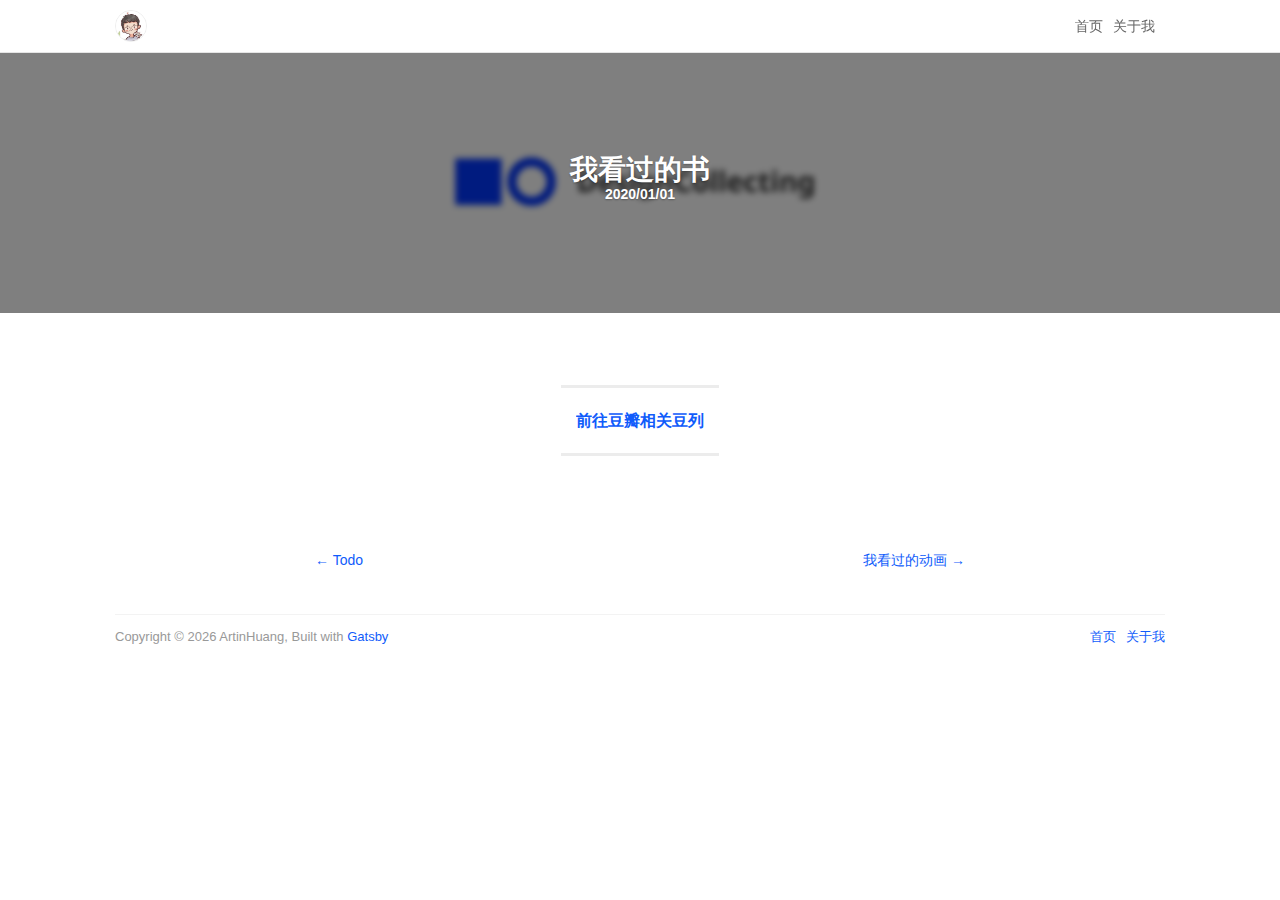
<file: lists/read/index.html>
<!DOCTYPE html><html><head><meta charSet="utf-8"/><meta http-equiv="x-ua-compatible" content="ie=edge"/><meta name="viewport" content="width=device-width, initial-scale=1, shrink-to-fit=no"/><style data-href="/styles.84d56e6f146420ad4311.css">.footer{color:#999;font-size:13px}.footer .footer-wrapper{display:flex;margin-top:20px;margin-bottom:30px;padding:10px 0;border-top:1px solid #f3f3f3}.footer .footer-wrapper a.footer-link{margin-left:10px}.header{position:fixed;top:0;left:0;right:0;box-shadow:0 1px 0 rgba(0,0,0,.1);overflow:hidden;background:#fff;-webkit-transform:translateY(-100px);transform:translateY(-100px);-webkit-transition:-webkit-transform .4s;transition:-webkit-transform .4s;transition:transform .4s;transition:transform .4s,-webkit-transform .4s;z-index:1000}.header.header-visible{-webkit-transform:translateY(0);transform:translateY(0)}.header>nav{display:flex;position:relative;height:52px;padding:10px 15px}.header>nav a{margin-right:10px;color:#666}.header>nav a:hover{color:#000}.header>nav .header-logo{display:block;width:32px;height:32px;border-radius:16px;border:1px solid #eee;overflow:hidden}.header>nav .header-logo:hover{background:#333}.header>nav .header-anchors{flex:1 1;line-height:32px;text-align:center;visibility:hidden}.header>nav .header-anchors.anchors-visible{visibility:visible}.header>nav .header-links{line-height:32px}.layout-bio{text-align:center}.layout-bio .bio-avatar{width:60px;height:60px;margin:50px auto 20px;border:1px solid #ddd;border-radius:30px;overflow:hidden}.layout-bio .bio-social{margin:10px 0;font-size:0;-webkit-text-size-adjust:none}.layout-bio .bio-social>a{position:relative;padding:0 6px}.layout-bio .bio-social>a>img{width:16px;opacity:.68;-webkit-transition:all .4s;transition:all .4s}.layout-bio .bio-social>a>img:hover{opacity:1}.layout-bio .bio-social>a .social-qrcode{visibility:hidden;opacity:0;position:absolute;top:5px;left:5px;padding-bottom:5px;background:#fff;box-shadow:0 0 16px rgba(0,0,0,.15);font-size:12px;-webkit-transition:all .2s;transition:all .2s;z-index:1000}.layout-bio .bio-social>a .social-qrcode>img{width:130px;max-width:130px}.layout-bio .bio-social>a .social-qrcode>div{margin-top:-10px;color:#666}.layout-bio .bio-social>a .social-mail{visibility:hidden;opacity:0;position:absolute;top:-30px;left:-22px;width:72px;color:#fff;background:rgba(0,0,0,.9);box-shadow:0 0 16px rgba(0,0,0,.15);font-size:12px;-webkit-transition:all .2s;transition:all .2s;z-index:1000}.layout-bio .bio-social>a .social-mail.active{visibility:visible;opacity:1;-webkit-transform:translateY(-10px);transform:translateY(-10px)}.layout-bio .bio-social>a:hover .social-qrcode{visibility:visible;opacity:1}.layout-bio .bio-intro{max-width:300px;margin:0 auto;color:#666}*{box-sizing:border-box}body{margin:0;line-height:1.8;color:#000;background-color:#fff}img{max-width:100%}a{color:#105cfb;text-decoration:none;-webkit-transition:all .4s;transition:all .4s}a:hover{color:#033eb8}ul{margin:0;padding:0;list-style:none}body,button,input,select,textarea{font-family:Segoe UI,PingFang SC,HiraginoSansGB-W3,Microsoft Yahei,Helvetica Neue,Helvetica,Arial,sans-serif;font-size:14px;font-weight:400;-webkit-font-smoothing:antialiased}table{border-spacing:0;border-collapse:collapse}code{color:#666;background:#fefefe;font-family:Roboto Mono,Menlo,Monaco,Courier,monospace!important;font-size:13px!important;font-weight:500!important}.container{max-width:1080px;margin:0 auto;padding:0 15px}.stretched-box{flex:1 1}.layout-post{margin-top:53px}.layout-post .container{max-width:680px}.layout-post .post-banner{position:relative;padding-top:260px;overflow:hidden}.layout-post .post-banner div.banner-background{position:absolute;left:0;top:0;width:110%;height:110%;background-repeat:no-repeat;background-position:50%;background-size:auto 100%;-webkit-transform:translate(-5%,-5%);transform:translate(-5%,-5%);-webkit-filter:blur(3px);filter:blur(3px)}.layout-post .post-banner div.banner-text{display:flex;align-items:center;position:absolute;left:0;top:0;width:100%;height:100%;text-align:center;background:rgba(0,0,0,.5)}.layout-post .post-banner div.banner-text>div{flex:1 1;margin:0 auto 10px;color:#fff;text-shadow:0 1px 2px rgba(0,0,0,.3)}.layout-post .post-banner div.banner-text>div h1,.layout-post .post-banner div.banner-text>div h4{margin:0;line-height:1.2}.layout-post .post-demo{display:flex;justify-content:center;margin-top:72px}.layout-post .post-demo h3{margin:0;padding:18px 15px;color:#666;font-weight:700;border-top:3px solid #ececec;border-bottom:3px solid #ececec}.layout-post .post-demo h3 a{display:block;max-width:320px;white-space:nowrap;overflow:hidden;text-overflow:ellipsis}.layout-post .post-demo h3 img{display:block;width:120px}.layout-post .post-content{margin-top:72px;font-size:16px;line-height:2;color:#404040}.layout-post .post-content h2{margin:60px 0 30px;text-align:center}.layout-post .post-content h4{margin:5px 0}.layout-post .post-content>blockquote{margin:0 0 20px;padding:15px;color:#999;background:#f8f8f8}.layout-post .post-content>blockquote p{margin:0}.layout-post .post-content ul{padding-left:25px;list-style:circle outside}.layout-post .post-content ul li p{margin:5px 0}.layout-post .post-content ul li blockquote{margin:0 0 15px;color:#888}.layout-post .post-content ul li img{margin:20px 0;border:1px solid #f3f3f3}.layout-post .post-content>ul{margin-bottom:40px}.layout-post .post-content>p{margin-bottom:20px}.layout-post .post-content .content-image{margin:50px auto;text-align:center}.layout-post .post-footer{display:flex;flex-wrap:wrap;justify-content:space-between;list-style:none;padding:20px 0}.layout-post .post-footer .ending-prev{left:0}.layout-post .post-footer .ending-prev div.hidden-xs{text-align:left}.layout-post .post-footer .ending-next{right:0}.layout-post .post-footer .ending-next div.hidden-xs{text-align:right}@media (max-width:767px){.layout-post .post-footer a.ending-nav{width:50px}}@media (max-width:767px){.post-container .container-header{text-align:center}.post-container .container-header h1{margin:20px 0 0;font-size:24px}.post-container .container-header h2{color:#333;font-size:16px;font-weight:400}}.not-found{margin-top:72px;margin-bottom:50px;text-align:center}.not-found .not-found-quote{max-width:320px;margin:0 auto 20px;line-height:26px;font-style:italic;color:#999}.not-found .not-found-quote:before{content:"\201C";margin-right:5px;color:#e3e3e3;font-size:50px}.portrait{position:relative;width:150px;margin:30px auto;padding:30px 0}.portrait .portrait-intro{position:absolute;top:180px;left:-155px;width:640px;font-size:40px;color:#ccc;font-family:Georgia}.portrait .portrait-intro span{padding:0 80px}.portrait .portrait-me{width:100%}.portrait .portrait-fan{position:absolute;top:130px;left:33px;width:81px;cursor:pointer;-webkit-transform-origin:10% 76% 0;transform-origin:10% 76% 0;-webkit-transition:all .6s;transition:all .6s}.portrait .portrait-fan:hover{-webkit-transform:rotate(-20deg);transform:rotate(-20deg)}.portrait .portrait-propeller{position:absolute;top:247px;right:10px;width:33px;cursor:pointer;-webkit-transition:all .8s;transition:all .8s}.portrait .portrait-propeller:hover{-webkit-transform:rotate(765deg);transform:rotate(765deg)}@media (max-width:640px){.portrait .portrait-intro{top:100px;left:-70px;width:310px;font-size:20px}.portrait .portrait-intro span{padding:0 60px}}.layout-about{margin-top:80px;margin-bottom:50px}.layout-about .about-section{max-width:500px;margin:0 auto;padding:15px 0;border-bottom:1px solid #eee}.layout-about .about-section:last-child{border-bottom:none}.layout-about .about-section h3.section-label{margin:0 0 15px}.layout-about .about-section ul{margin-bottom:40px;padding-left:25px;list-style:circle outside}.layout-home .home-anchor{margin-top:10px;text-align:center}.layout-home .home-anchor a{display:inline-block;padding:0 10px;line-height:1;color:#999;border-right:1px solid #ddd}.layout-home .home-anchor a:hover{color:#333}.layout-home .home-anchor a:last-child{border-right:none}.layout-home .home-section{padding-top:36px}.layout-home .home-section .section-title{margin:0;font-family:system-ui,Menlo,Meslo LG,monospace}.layout-home .home-section .section-description{margin:0 0 20px;color:#999}.layout-home .home-section .section-items{display:flex;flex-wrap:wrap;margin:0 -15px}.layout-home .home-section .section-items .section-item{flex:0 0 33.333333%;margin-bottom:20px;padding:0 15px}.layout-home .home-section .section-items .section-item .item-card{position:relative;display:block;border:1px solid #f3f3f3}.layout-home .home-section .section-items .section-item .item-card:hover{box-shadow:0 10px 50px rgba(0,0,0,.08)}.layout-home .home-section .section-items .section-item .item-card .card-cover img{display:block;width:100%}.layout-home .home-section .section-items .section-item .item-card .card-title{margin:0;padding:10px;font-weight:400;color:#333}@media (max-width:767px){.layout-home .home-section .section-items .section-item{flex:0 0 50%}}@media (max-width:432px){.layout-home .home-section .section-items{display:block}}</style><meta name="generator" content="Gatsby 2.13.42"/><style type="text/css">.gatsby-resp-image-image{width:100%;height:100%;margin:0;vertical-align:middle;position:absolute;top:0;left:0;color:transparent;}</style><link as="script" rel="preload" href="/webpack-runtime-d3712ee0348b8a77bf43.js"/><link as="script" rel="preload" href="/app-64938ebd28f38789c822.js"/><link as="script" rel="preload" href="/styles-162e7aa9cb583e6c26b4.js"/><link as="script" rel="preload" href="/1-233a1357c0680d70a7c3.js"/><link as="script" rel="preload" href="/component---src-templates-post-js-85a35bcca97caf0c12f0.js"/><link as="fetch" rel="preload" href="/page-data/lists/read/page-data.json" crossorigin="use-credentials"/></head><body><noscript id="gatsby-noscript">This app works best with JavaScript enabled.</noscript><div id="___gatsby"><div style="outline:none" tabindex="-1" role="group" id="gatsby-focus-wrapper"><div class="default-layout"><header class="header header-visible"><nav class="container"><a class="header-logo" rel="home" href="/"><img src="/static/avatar-694034a6843d9430d163ec17713070dc.png" alt="我的头像"/></a><div class="header-anchors "><a href="#projects">项目</a><a href="#tools">工具</a><a href="#creative">脑洞</a><a href="#writing">写作</a><a href="#painting">画画</a></div><div class="header-links"><a rel="home" href="/">首页</a><a rel="about" href="/about">关于我</a></div></nav></header><div class="layout-post"><div class="post-banner"><div class="banner-background" style="background-color:#FFF;background-image:url(/heros/collecting.design.jpg)"></div><div class="banner-text"><div class="container"><h1>我看过的书</h1><h4>2020/01/01</h4></div></div></div><div class="container"><div class="post-demo"><h3><a href="https://www.douban.com/doulist/36589169/" target="_blank" rel="noopener noreferrer">前往豆瓣相关豆列</a></h3></div><div class="post-content"></div><ul class="post-footer"><li><a rel="prev" href="/painting/hand-drawn-map/">← <!-- -->Todo</a></li><li><a rel="next" href="/lists/anime/">我看过的动画<!-- --> →</a></li></ul></div></div><footer class="footer container"><div class="footer-wrapper">Copyright © <!-- -->2020<!-- --> ArtinHuang, Built with <a href="https://www.gatsbyjs.org" target="_blank" rel="noopener noreferrer">Gatsby</a><span class="stretched-box"></span><a class="footer-link" href="/">首页</a><a class="footer-link" href="/about">关于我</a></div></footer></div></div></div><script async="" src="https://www.googletagmanager.com/gtag/js?id=UA-121774282-2"></script><script>
    window.GATSBY_GTAG_PLUGIN_GA_TRACKING_ID = (
      'UA-121774282-2'
    );
    window.GATSBY_GTAG_PLUGIN_ANONYMIZE = true;

    var options = {
      send_page_view: false
    };
    if (true) {
      options.anonymize_ip = true;
    }

    window.dataLayer = window.dataLayer || [];
    function gtag(){dataLayer.push(arguments);}
    window.gtag = gtag;
    gtag('js', new Date());
    gtag('config', 'UA-121774282-2', options);
  </script><script id="gatsby-script-loader">/*<![CDATA[*/window.pagePath="/lists/read/";window.webpackCompilationHash="fd8b1b0fefa6f2f985d3";/*]]>*/</script><script id="gatsby-chunk-mapping">/*<![CDATA[*/window.___chunkMapping={"app":["/app-64938ebd28f38789c822.js"],"component---src-templates-post-js":["/component---src-templates-post-js-85a35bcca97caf0c12f0.js"],"component---src-pages-404-js":["/component---src-pages-404-js-8c3b255f6adcfbacde88.js"],"component---src-pages-about-js":["/component---src-pages-about-js-5342d8d8261e4e69cbd2.js"],"component---src-pages-index-js":["/component---src-pages-index-js-d7167d86b8e817b87472.js"]};/*]]>*/</script><script src="/component---src-templates-post-js-85a35bcca97caf0c12f0.js" async=""></script><script src="/1-233a1357c0680d70a7c3.js" async=""></script><script src="/styles-162e7aa9cb583e6c26b4.js" async=""></script><script src="/app-64938ebd28f38789c822.js" async=""></script><script src="/webpack-runtime-d3712ee0348b8a77bf43.js" async=""></script></body></html>
</file>
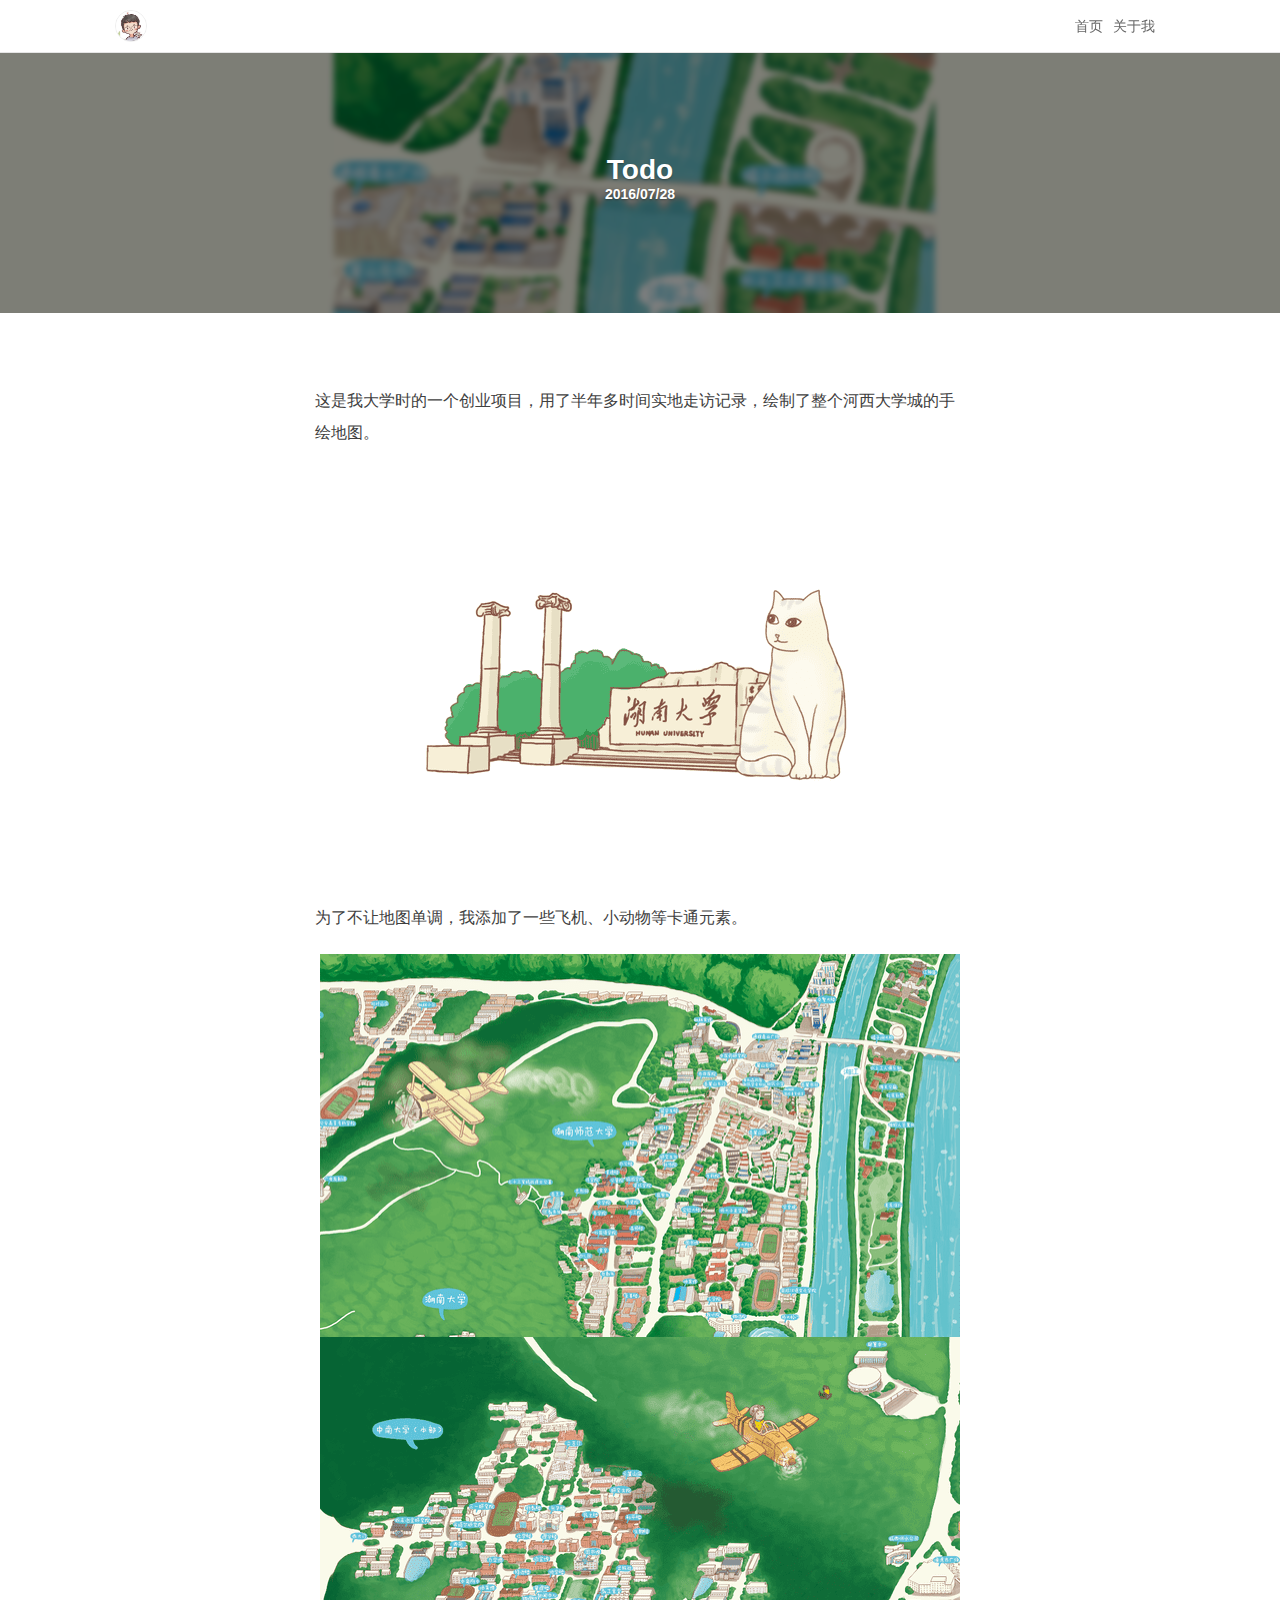
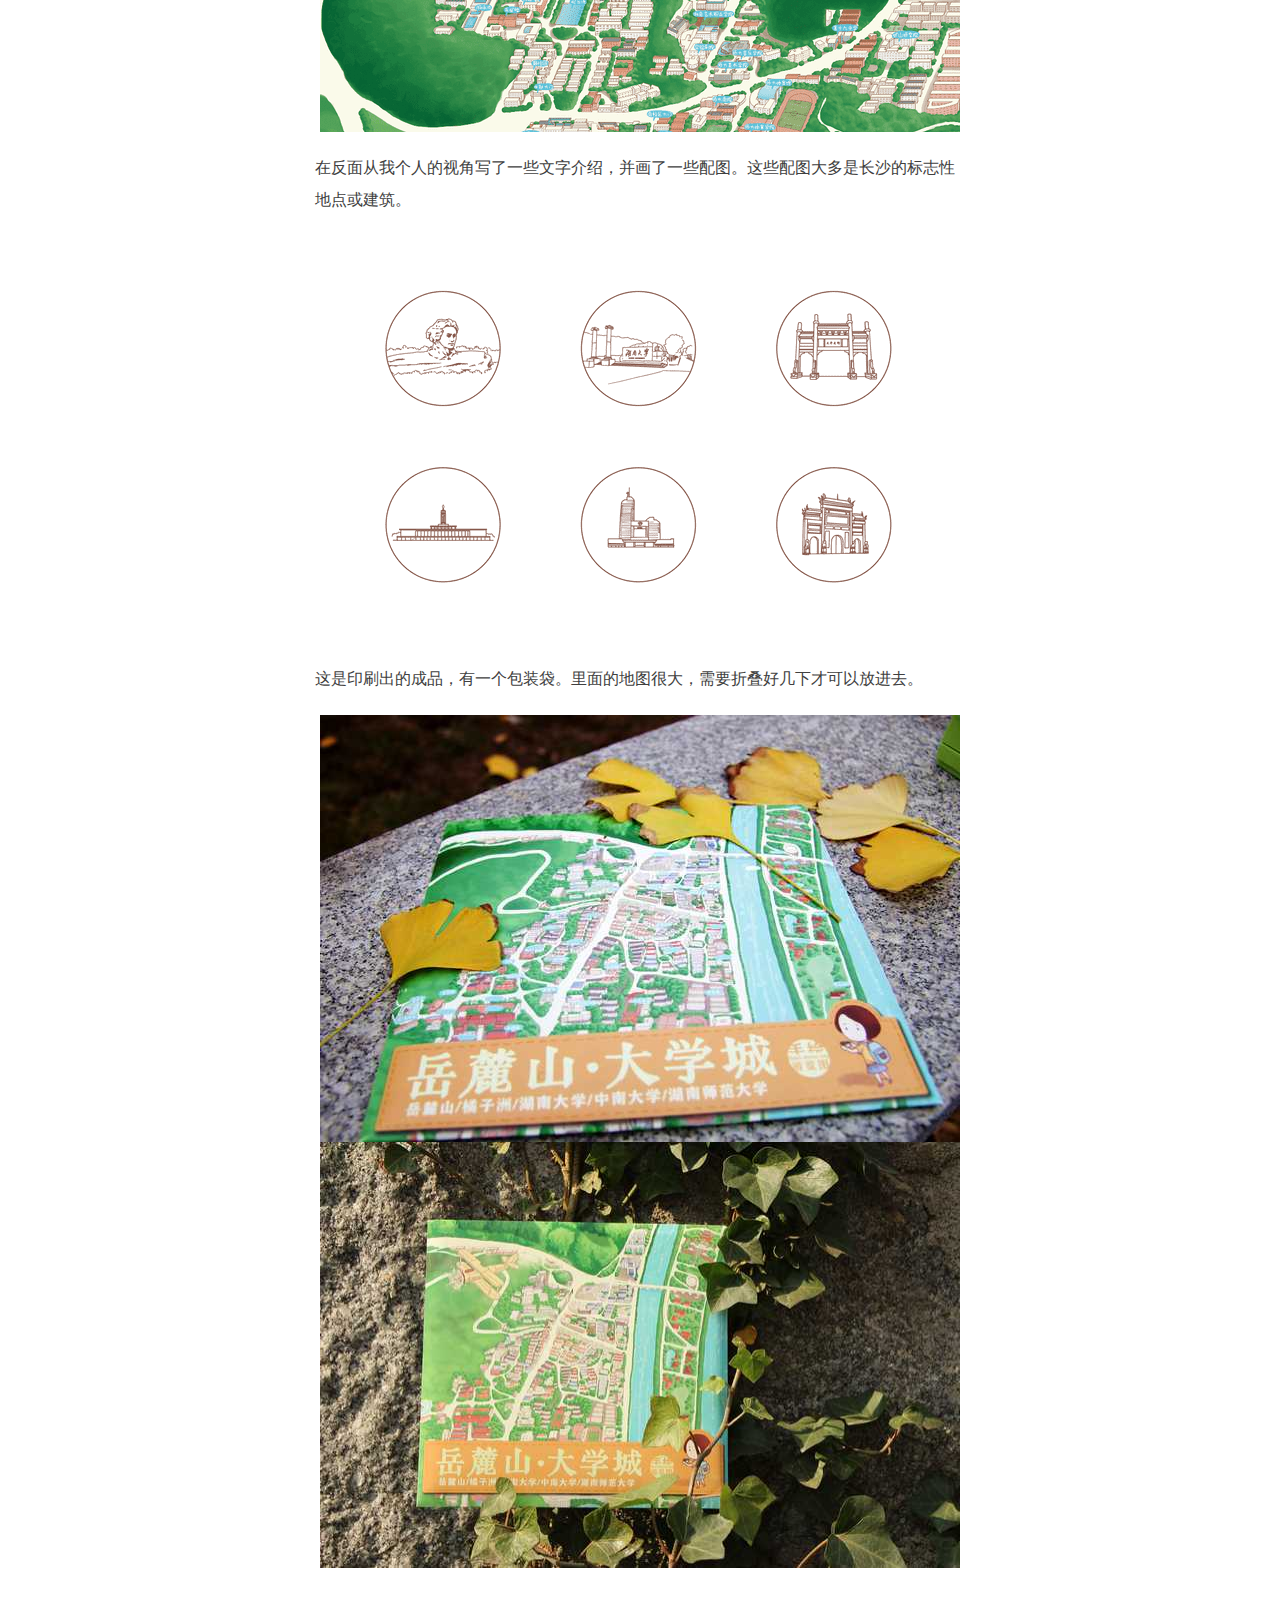
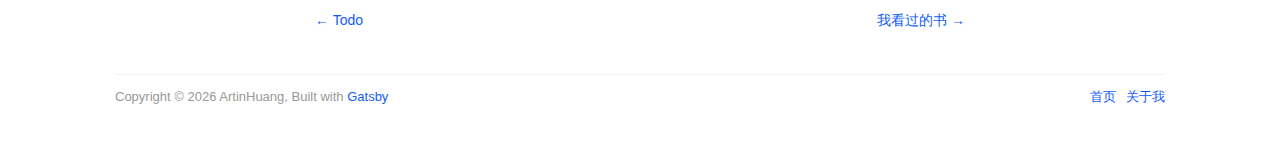
<file: painting/hand-drawn-map/index.html>
<!DOCTYPE html><html><head><meta charSet="utf-8"/><meta http-equiv="x-ua-compatible" content="ie=edge"/><meta name="viewport" content="width=device-width, initial-scale=1, shrink-to-fit=no"/><style data-href="/styles.84d56e6f146420ad4311.css">.footer{color:#999;font-size:13px}.footer .footer-wrapper{display:flex;margin-top:20px;margin-bottom:30px;padding:10px 0;border-top:1px solid #f3f3f3}.footer .footer-wrapper a.footer-link{margin-left:10px}.header{position:fixed;top:0;left:0;right:0;box-shadow:0 1px 0 rgba(0,0,0,.1);overflow:hidden;background:#fff;-webkit-transform:translateY(-100px);transform:translateY(-100px);-webkit-transition:-webkit-transform .4s;transition:-webkit-transform .4s;transition:transform .4s;transition:transform .4s,-webkit-transform .4s;z-index:1000}.header.header-visible{-webkit-transform:translateY(0);transform:translateY(0)}.header>nav{display:flex;position:relative;height:52px;padding:10px 15px}.header>nav a{margin-right:10px;color:#666}.header>nav a:hover{color:#000}.header>nav .header-logo{display:block;width:32px;height:32px;border-radius:16px;border:1px solid #eee;overflow:hidden}.header>nav .header-logo:hover{background:#333}.header>nav .header-anchors{flex:1 1;line-height:32px;text-align:center;visibility:hidden}.header>nav .header-anchors.anchors-visible{visibility:visible}.header>nav .header-links{line-height:32px}.layout-bio{text-align:center}.layout-bio .bio-avatar{width:60px;height:60px;margin:50px auto 20px;border:1px solid #ddd;border-radius:30px;overflow:hidden}.layout-bio .bio-social{margin:10px 0;font-size:0;-webkit-text-size-adjust:none}.layout-bio .bio-social>a{position:relative;padding:0 6px}.layout-bio .bio-social>a>img{width:16px;opacity:.68;-webkit-transition:all .4s;transition:all .4s}.layout-bio .bio-social>a>img:hover{opacity:1}.layout-bio .bio-social>a .social-qrcode{visibility:hidden;opacity:0;position:absolute;top:5px;left:5px;padding-bottom:5px;background:#fff;box-shadow:0 0 16px rgba(0,0,0,.15);font-size:12px;-webkit-transition:all .2s;transition:all .2s;z-index:1000}.layout-bio .bio-social>a .social-qrcode>img{width:130px;max-width:130px}.layout-bio .bio-social>a .social-qrcode>div{margin-top:-10px;color:#666}.layout-bio .bio-social>a .social-mail{visibility:hidden;opacity:0;position:absolute;top:-30px;left:-22px;width:72px;color:#fff;background:rgba(0,0,0,.9);box-shadow:0 0 16px rgba(0,0,0,.15);font-size:12px;-webkit-transition:all .2s;transition:all .2s;z-index:1000}.layout-bio .bio-social>a .social-mail.active{visibility:visible;opacity:1;-webkit-transform:translateY(-10px);transform:translateY(-10px)}.layout-bio .bio-social>a:hover .social-qrcode{visibility:visible;opacity:1}.layout-bio .bio-intro{max-width:300px;margin:0 auto;color:#666}*{box-sizing:border-box}body{margin:0;line-height:1.8;color:#000;background-color:#fff}img{max-width:100%}a{color:#105cfb;text-decoration:none;-webkit-transition:all .4s;transition:all .4s}a:hover{color:#033eb8}ul{margin:0;padding:0;list-style:none}body,button,input,select,textarea{font-family:Segoe UI,PingFang SC,HiraginoSansGB-W3,Microsoft Yahei,Helvetica Neue,Helvetica,Arial,sans-serif;font-size:14px;font-weight:400;-webkit-font-smoothing:antialiased}table{border-spacing:0;border-collapse:collapse}code{color:#666;background:#fefefe;font-family:Roboto Mono,Menlo,Monaco,Courier,monospace!important;font-size:13px!important;font-weight:500!important}.container{max-width:1080px;margin:0 auto;padding:0 15px}.stretched-box{flex:1 1}.layout-post{margin-top:53px}.layout-post .container{max-width:680px}.layout-post .post-banner{position:relative;padding-top:260px;overflow:hidden}.layout-post .post-banner div.banner-background{position:absolute;left:0;top:0;width:110%;height:110%;background-repeat:no-repeat;background-position:50%;background-size:auto 100%;-webkit-transform:translate(-5%,-5%);transform:translate(-5%,-5%);-webkit-filter:blur(3px);filter:blur(3px)}.layout-post .post-banner div.banner-text{display:flex;align-items:center;position:absolute;left:0;top:0;width:100%;height:100%;text-align:center;background:rgba(0,0,0,.5)}.layout-post .post-banner div.banner-text>div{flex:1 1;margin:0 auto 10px;color:#fff;text-shadow:0 1px 2px rgba(0,0,0,.3)}.layout-post .post-banner div.banner-text>div h1,.layout-post .post-banner div.banner-text>div h4{margin:0;line-height:1.2}.layout-post .post-demo{display:flex;justify-content:center;margin-top:72px}.layout-post .post-demo h3{margin:0;padding:18px 15px;color:#666;font-weight:700;border-top:3px solid #ececec;border-bottom:3px solid #ececec}.layout-post .post-demo h3 a{display:block;max-width:320px;white-space:nowrap;overflow:hidden;text-overflow:ellipsis}.layout-post .post-demo h3 img{display:block;width:120px}.layout-post .post-content{margin-top:72px;font-size:16px;line-height:2;color:#404040}.layout-post .post-content h2{margin:60px 0 30px;text-align:center}.layout-post .post-content h4{margin:5px 0}.layout-post .post-content>blockquote{margin:0 0 20px;padding:15px;color:#999;background:#f8f8f8}.layout-post .post-content>blockquote p{margin:0}.layout-post .post-content ul{padding-left:25px;list-style:circle outside}.layout-post .post-content ul li p{margin:5px 0}.layout-post .post-content ul li blockquote{margin:0 0 15px;color:#888}.layout-post .post-content ul li img{margin:20px 0;border:1px solid #f3f3f3}.layout-post .post-content>ul{margin-bottom:40px}.layout-post .post-content>p{margin-bottom:20px}.layout-post .post-content .content-image{margin:50px auto;text-align:center}.layout-post .post-footer{display:flex;flex-wrap:wrap;justify-content:space-between;list-style:none;padding:20px 0}.layout-post .post-footer .ending-prev{left:0}.layout-post .post-footer .ending-prev div.hidden-xs{text-align:left}.layout-post .post-footer .ending-next{right:0}.layout-post .post-footer .ending-next div.hidden-xs{text-align:right}@media (max-width:767px){.layout-post .post-footer a.ending-nav{width:50px}}@media (max-width:767px){.post-container .container-header{text-align:center}.post-container .container-header h1{margin:20px 0 0;font-size:24px}.post-container .container-header h2{color:#333;font-size:16px;font-weight:400}}.not-found{margin-top:72px;margin-bottom:50px;text-align:center}.not-found .not-found-quote{max-width:320px;margin:0 auto 20px;line-height:26px;font-style:italic;color:#999}.not-found .not-found-quote:before{content:"\201C";margin-right:5px;color:#e3e3e3;font-size:50px}.portrait{position:relative;width:150px;margin:30px auto;padding:30px 0}.portrait .portrait-intro{position:absolute;top:180px;left:-155px;width:640px;font-size:40px;color:#ccc;font-family:Georgia}.portrait .portrait-intro span{padding:0 80px}.portrait .portrait-me{width:100%}.portrait .portrait-fan{position:absolute;top:130px;left:33px;width:81px;cursor:pointer;-webkit-transform-origin:10% 76% 0;transform-origin:10% 76% 0;-webkit-transition:all .6s;transition:all .6s}.portrait .portrait-fan:hover{-webkit-transform:rotate(-20deg);transform:rotate(-20deg)}.portrait .portrait-propeller{position:absolute;top:247px;right:10px;width:33px;cursor:pointer;-webkit-transition:all .8s;transition:all .8s}.portrait .portrait-propeller:hover{-webkit-transform:rotate(765deg);transform:rotate(765deg)}@media (max-width:640px){.portrait .portrait-intro{top:100px;left:-70px;width:310px;font-size:20px}.portrait .portrait-intro span{padding:0 60px}}.layout-about{margin-top:80px;margin-bottom:50px}.layout-about .about-section{max-width:500px;margin:0 auto;padding:15px 0;border-bottom:1px solid #eee}.layout-about .about-section:last-child{border-bottom:none}.layout-about .about-section h3.section-label{margin:0 0 15px}.layout-about .about-section ul{margin-bottom:40px;padding-left:25px;list-style:circle outside}.layout-home .home-anchor{margin-top:10px;text-align:center}.layout-home .home-anchor a{display:inline-block;padding:0 10px;line-height:1;color:#999;border-right:1px solid #ddd}.layout-home .home-anchor a:hover{color:#333}.layout-home .home-anchor a:last-child{border-right:none}.layout-home .home-section{padding-top:36px}.layout-home .home-section .section-title{margin:0;font-family:system-ui,Menlo,Meslo LG,monospace}.layout-home .home-section .section-description{margin:0 0 20px;color:#999}.layout-home .home-section .section-items{display:flex;flex-wrap:wrap;margin:0 -15px}.layout-home .home-section .section-items .section-item{flex:0 0 33.333333%;margin-bottom:20px;padding:0 15px}.layout-home .home-section .section-items .section-item .item-card{position:relative;display:block;border:1px solid #f3f3f3}.layout-home .home-section .section-items .section-item .item-card:hover{box-shadow:0 10px 50px rgba(0,0,0,.08)}.layout-home .home-section .section-items .section-item .item-card .card-cover img{display:block;width:100%}.layout-home .home-section .section-items .section-item .item-card .card-title{margin:0;padding:10px;font-weight:400;color:#333}@media (max-width:767px){.layout-home .home-section .section-items .section-item{flex:0 0 50%}}@media (max-width:432px){.layout-home .home-section .section-items{display:block}}</style><meta name="generator" content="Gatsby 2.13.42"/><style type="text/css">.gatsby-resp-image-image{width:100%;height:100%;margin:0;vertical-align:middle;position:absolute;top:0;left:0;color:transparent;}</style><link as="script" rel="preload" href="/webpack-runtime-b99f076e9ec7226ed687.js"/><link as="script" rel="preload" href="/app-64938ebd28f38789c822.js"/><link as="script" rel="preload" href="/styles-162e7aa9cb583e6c26b4.js"/><link as="script" rel="preload" href="/1-233a1357c0680d70a7c3.js"/><link as="script" rel="preload" href="/component---src-templates-post-js-014d6b226b51e485b937.js"/><link as="fetch" rel="preload" href="/page-data/painting/hand-drawn-map/page-data.json" crossorigin="use-credentials"/></head><body><noscript id="gatsby-noscript">This app works best with JavaScript enabled.</noscript><div id="___gatsby"><div style="outline:none" tabindex="-1" role="group" id="gatsby-focus-wrapper"><div class="default-layout"><header class="header header-visible"><nav class="container"><a class="header-logo" rel="home" href="/"><img src="/static/avatar-694034a6843d9430d163ec17713070dc.png" alt="我的头像"/></a><div class="header-anchors "><a href="#projects">项目</a><a href="#tools">工具</a><a href="#creative">脑洞</a><a href="#writing">写作</a><a href="#painting">画画</a></div><div class="header-links"><a rel="home" href="/">首页</a><a rel="about" href="/about">关于我</a></div></nav></header><div class="layout-post"><div class="post-banner"><div class="banner-background" style="background-color:#FBFCED;background-image:url(/heros/hand-drawn-map.jpg)"></div><div class="banner-text"><div class="container"><h1>手绘地图</h1><h4>2016/07/28</h4></div></div></div><div class="container"><div class="post-content"><p>这是我大学时的一个创业项目，用了半年多时间实地走访记录，绘制了整个河西大学城的手绘地图。</p>
<p><span
      class="gatsby-resp-image-wrapper"
      style="position: relative; display: block; margin-left: auto; margin-right: auto;  max-width: 640px;"
    >
      <a
    class="gatsby-resp-image-link"
    href="/static/1e8d7a1298123cfc712e894b9ad8471d/12305/map-huda.png"
    style="display: block"
    target="_blank"
    rel="noopener"
  >
    <span
    class="gatsby-resp-image-background-image"
    style="padding-bottom: 64.54983922829582%; position: relative; bottom: 0; left: 0; background-image: url('[data-uri]'); background-size: cover; display: block;"
  ></span>
  <img
        class="gatsby-resp-image-image"
        alt="map huda"
        title="map huda"
        src="/static/1e8d7a1298123cfc712e894b9ad8471d/e49a9/map-huda.png"
        srcset="/static/1e8d7a1298123cfc712e894b9ad8471d/8d449/map-huda.png 160w,
/static/1e8d7a1298123cfc712e894b9ad8471d/01387/map-huda.png 320w,
/static/1e8d7a1298123cfc712e894b9ad8471d/e49a9/map-huda.png 640w,
/static/1e8d7a1298123cfc712e894b9ad8471d/f570d/map-huda.png 960w,
/static/1e8d7a1298123cfc712e894b9ad8471d/12305/map-huda.png 1244w"
        sizes="(max-width: 640px) 100vw, 640px"
      />
  </a>
    </span></p>
<p>为了不让地图单调，我添加了一些飞机、小动物等卡通元素。</p>
<p><span
      class="gatsby-resp-image-wrapper"
      style="position: relative; display: block; margin-left: auto; margin-right: auto;  max-width: 640px;"
    >
      <a
    class="gatsby-resp-image-link"
    href="/static/9b791e2b9d77879151077cb7d6daee74/6ff5e/map-shida.png"
    style="display: block"
    target="_blank"
    rel="noopener"
  >
    <span
    class="gatsby-resp-image-background-image"
    style="padding-bottom: 59.75%; position: relative; bottom: 0; left: 0; background-image: url('[data-uri]'); background-size: cover; display: block;"
  ></span>
  <img
        class="gatsby-resp-image-image"
        alt="map shida"
        title="map shida"
        src="/static/9b791e2b9d77879151077cb7d6daee74/e49a9/map-shida.png"
        srcset="/static/9b791e2b9d77879151077cb7d6daee74/8d449/map-shida.png 160w,
/static/9b791e2b9d77879151077cb7d6daee74/01387/map-shida.png 320w,
/static/9b791e2b9d77879151077cb7d6daee74/e49a9/map-shida.png 640w,
/static/9b791e2b9d77879151077cb7d6daee74/f570d/map-shida.png 960w,
/static/9b791e2b9d77879151077cb7d6daee74/6ff5e/map-shida.png 1200w"
        sizes="(max-width: 640px) 100vw, 640px"
      />
  </a>
    </span>
<span
      class="gatsby-resp-image-wrapper"
      style="position: relative; display: block; margin-left: auto; margin-right: auto;  max-width: 640px;"
    >
      <a
    class="gatsby-resp-image-link"
    href="/static/2140f5f84db84fbdaca19fc48bd1e0c1/6ff5e/map-zhongnan.png"
    style="display: block"
    target="_blank"
    rel="noopener"
  >
    <span
    class="gatsby-resp-image-background-image"
    style="padding-bottom: 61.75000000000001%; position: relative; bottom: 0; left: 0; background-image: url('[data-uri]'); background-size: cover; display: block;"
  ></span>
  <img
        class="gatsby-resp-image-image"
        alt="map zhongnan"
        title="map zhongnan"
        src="/static/2140f5f84db84fbdaca19fc48bd1e0c1/e49a9/map-zhongnan.png"
        srcset="/static/2140f5f84db84fbdaca19fc48bd1e0c1/8d449/map-zhongnan.png 160w,
/static/2140f5f84db84fbdaca19fc48bd1e0c1/01387/map-zhongnan.png 320w,
/static/2140f5f84db84fbdaca19fc48bd1e0c1/e49a9/map-zhongnan.png 640w,
/static/2140f5f84db84fbdaca19fc48bd1e0c1/f570d/map-zhongnan.png 960w,
/static/2140f5f84db84fbdaca19fc48bd1e0c1/6ff5e/map-zhongnan.png 1200w"
        sizes="(max-width: 640px) 100vw, 640px"
      />
  </a>
    </span></p>
<p>在反面从我个人的视角写了一些文字介绍，并画了一些配图。这些配图大多是长沙的标志性地点或建筑。</p>
<p><span
      class="gatsby-resp-image-wrapper"
      style="position: relative; display: block; margin-left: auto; margin-right: auto;  max-width: 640px;"
    >
      <a
    class="gatsby-resp-image-link"
    href="/static/f0d6e12825d6d258a8c601dbd95a0f3e/d03be/map-small.png"
    style="display: block"
    target="_blank"
    rel="noopener"
  >
    <span
    class="gatsby-resp-image-background-image"
    style="padding-bottom: 63.66935483870968%; position: relative; bottom: 0; left: 0; background-image: url('[data-uri]'); background-size: cover; display: block;"
  ></span>
  <img
        class="gatsby-resp-image-image"
        alt="map small"
        title="map small"
        src="/static/f0d6e12825d6d258a8c601dbd95a0f3e/e49a9/map-small.png"
        srcset="/static/f0d6e12825d6d258a8c601dbd95a0f3e/8d449/map-small.png 160w,
/static/f0d6e12825d6d258a8c601dbd95a0f3e/01387/map-small.png 320w,
/static/f0d6e12825d6d258a8c601dbd95a0f3e/e49a9/map-small.png 640w,
/static/f0d6e12825d6d258a8c601dbd95a0f3e/f570d/map-small.png 960w,
/static/f0d6e12825d6d258a8c601dbd95a0f3e/0309e/map-small.png 1280w,
/static/f0d6e12825d6d258a8c601dbd95a0f3e/d03be/map-small.png 2480w"
        sizes="(max-width: 640px) 100vw, 640px"
      />
  </a>
    </span></p>
<p>这是印刷出的成品，有一个包装袋。里面的地图很大，需要折叠好几下才可以放进去。</p>
<p><span
      class="gatsby-resp-image-wrapper"
      style="position: relative; display: block; margin-left: auto; margin-right: auto;  max-width: 640px;"
    >
      <a
    class="gatsby-resp-image-link"
    href="/static/3ce7cbeb5ee2ef517e3e4aba99fbdd04/c35de/map-photo1.jpg"
    style="display: block"
    target="_blank"
    rel="noopener"
  >
    <span
    class="gatsby-resp-image-background-image"
    style="padding-bottom: 66.66666666666666%; position: relative; bottom: 0; left: 0; background-image: url('[data-uri]'); background-size: cover; display: block;"
  ></span>
  <img
        class="gatsby-resp-image-image"
        alt="map photo1"
        title="map photo1"
        src="/static/3ce7cbeb5ee2ef517e3e4aba99fbdd04/e2288/map-photo1.jpg"
        srcset="/static/3ce7cbeb5ee2ef517e3e4aba99fbdd04/264cc/map-photo1.jpg 160w,
/static/3ce7cbeb5ee2ef517e3e4aba99fbdd04/f562b/map-photo1.jpg 320w,
/static/3ce7cbeb5ee2ef517e3e4aba99fbdd04/e2288/map-photo1.jpg 640w,
/static/3ce7cbeb5ee2ef517e3e4aba99fbdd04/b3ee8/map-photo1.jpg 960w,
/static/3ce7cbeb5ee2ef517e3e4aba99fbdd04/c35de/map-photo1.jpg 1200w"
        sizes="(max-width: 640px) 100vw, 640px"
      />
  </a>
    </span>
<span
      class="gatsby-resp-image-wrapper"
      style="position: relative; display: block; margin-left: auto; margin-right: auto;  max-width: 640px;"
    >
      <a
    class="gatsby-resp-image-link"
    href="/static/05cbb5fb17a99505aa9895c5c84e113d/c35de/map-photo2.jpg"
    style="display: block"
    target="_blank"
    rel="noopener"
  >
    <span
    class="gatsby-resp-image-background-image"
    style="padding-bottom: 66.66666666666666%; position: relative; bottom: 0; left: 0; background-image: url('[data-uri]'); background-size: cover; display: block;"
  ></span>
  <img
        class="gatsby-resp-image-image"
        alt="map photo2"
        title="map photo2"
        src="/static/05cbb5fb17a99505aa9895c5c84e113d/e2288/map-photo2.jpg"
        srcset="/static/05cbb5fb17a99505aa9895c5c84e113d/264cc/map-photo2.jpg 160w,
/static/05cbb5fb17a99505aa9895c5c84e113d/f562b/map-photo2.jpg 320w,
/static/05cbb5fb17a99505aa9895c5c84e113d/e2288/map-photo2.jpg 640w,
/static/05cbb5fb17a99505aa9895c5c84e113d/b3ee8/map-photo2.jpg 960w,
/static/05cbb5fb17a99505aa9895c5c84e113d/c35de/map-photo2.jpg 1200w"
        sizes="(max-width: 640px) 100vw, 640px"
      />
  </a>
    </span></p></div><ul class="post-footer"><li><a rel="prev" href="/writing/framer-tutorial/">← <!-- -->Framer 原型设计指南</a></li><li></li></ul></div></div><footer class="footer container"><div class="footer-wrapper">Copyright © <!-- -->2020<!-- --> ArtinHuang, Built with <a href="https://www.gatsbyjs.org" target="_blank" rel="noopener noreferrer">Gatsby</a><span class="stretched-box"></span><a class="footer-link" href="/">首页</a><a class="footer-link" href="/about">关于我</a></div></footer></div></div></div><script async="" src="https://www.googletagmanager.com/gtag/js?id=UA-121774282-2"></script><script>
    window.GATSBY_GTAG_PLUGIN_GA_TRACKING_ID = (
      'UA-121774282-2'
    );
    window.GATSBY_GTAG_PLUGIN_ANONYMIZE = true;

    var options = {
      send_page_view: false
    };
    if (true) {
      options.anonymize_ip = true;
    }

    window.dataLayer = window.dataLayer || [];
    function gtag(){dataLayer.push(arguments);}
    window.gtag = gtag;
    gtag('js', new Date());
    gtag('config', 'UA-121774282-2', options);
  </script><script id="gatsby-script-loader">/*<![CDATA[*/window.pagePath="/painting/hand-drawn-map/";window.webpackCompilationHash="1e8be064bae08d49e4c1";/*]]>*/</script><script id="gatsby-chunk-mapping">/*<![CDATA[*/window.___chunkMapping={"app":["/app-64938ebd28f38789c822.js"],"component---src-templates-post-js":["/component---src-templates-post-js-014d6b226b51e485b937.js"],"component---src-pages-404-js":["/component---src-pages-404-js-011a2aa19775c59b335e.js"],"component---src-pages-about-js":["/component---src-pages-about-js-6a291c2d6cec19bd8203.js"],"component---src-pages-index-js":["/component---src-pages-index-js-548e28ea37747acee28c.js"]};/*]]>*/</script><script src="/component---src-templates-post-js-014d6b226b51e485b937.js" async=""></script><script src="/1-233a1357c0680d70a7c3.js" async=""></script><script src="/styles-162e7aa9cb583e6c26b4.js" async=""></script><script src="/app-64938ebd28f38789c822.js" async=""></script><script src="/webpack-runtime-b99f076e9ec7226ed687.js" async=""></script></body></html>
</file>
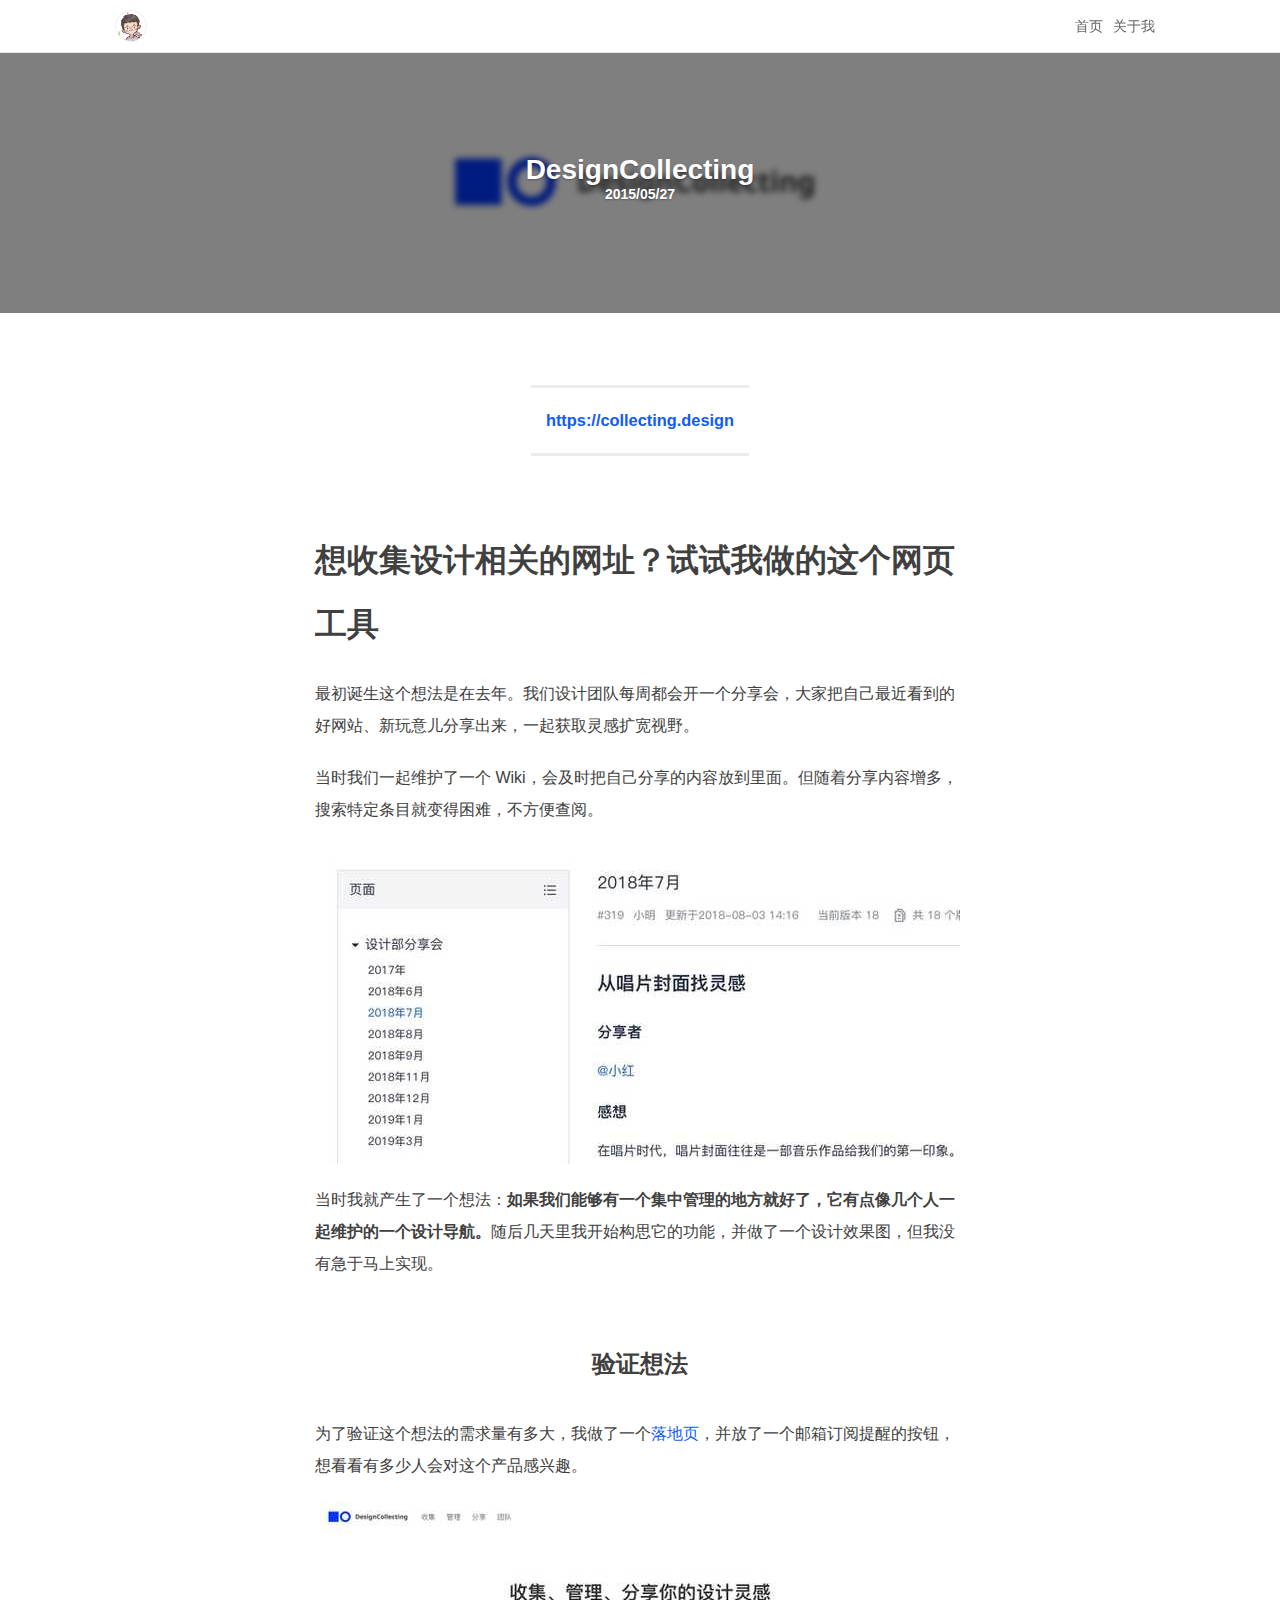
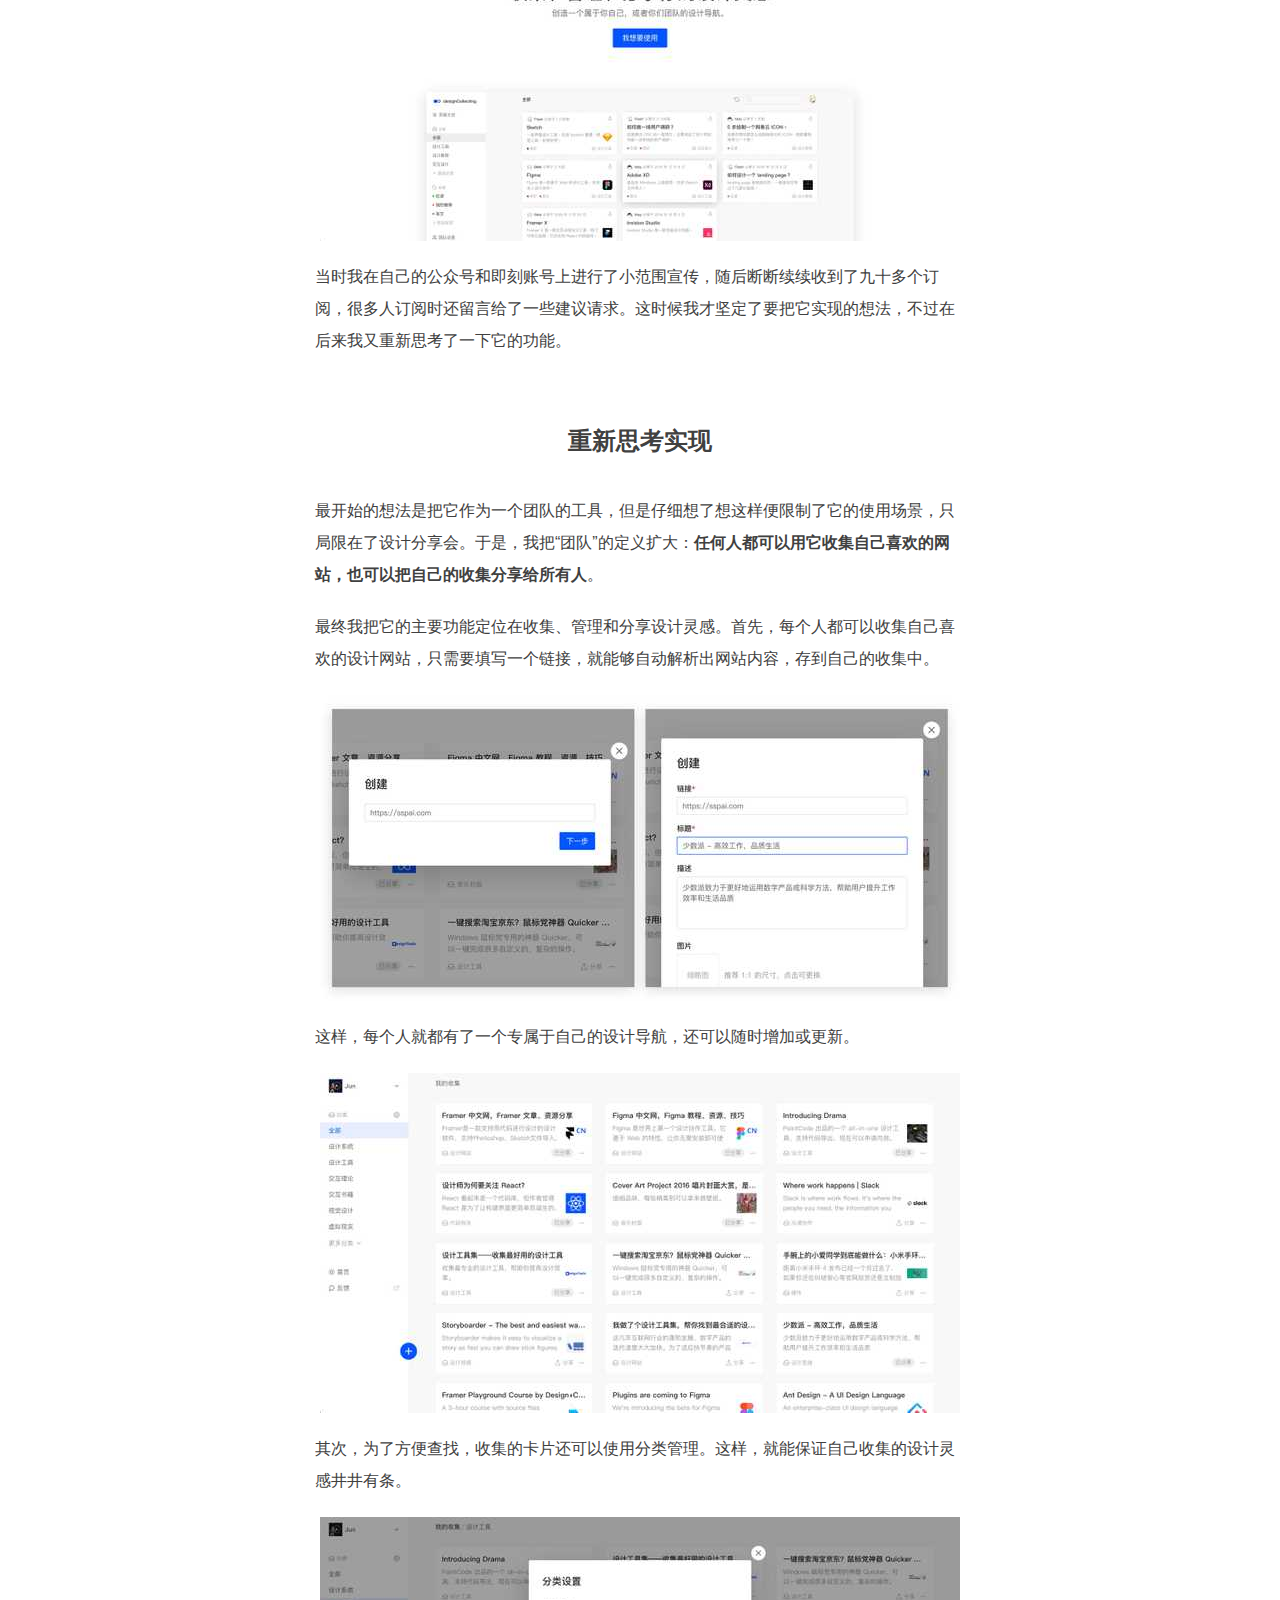
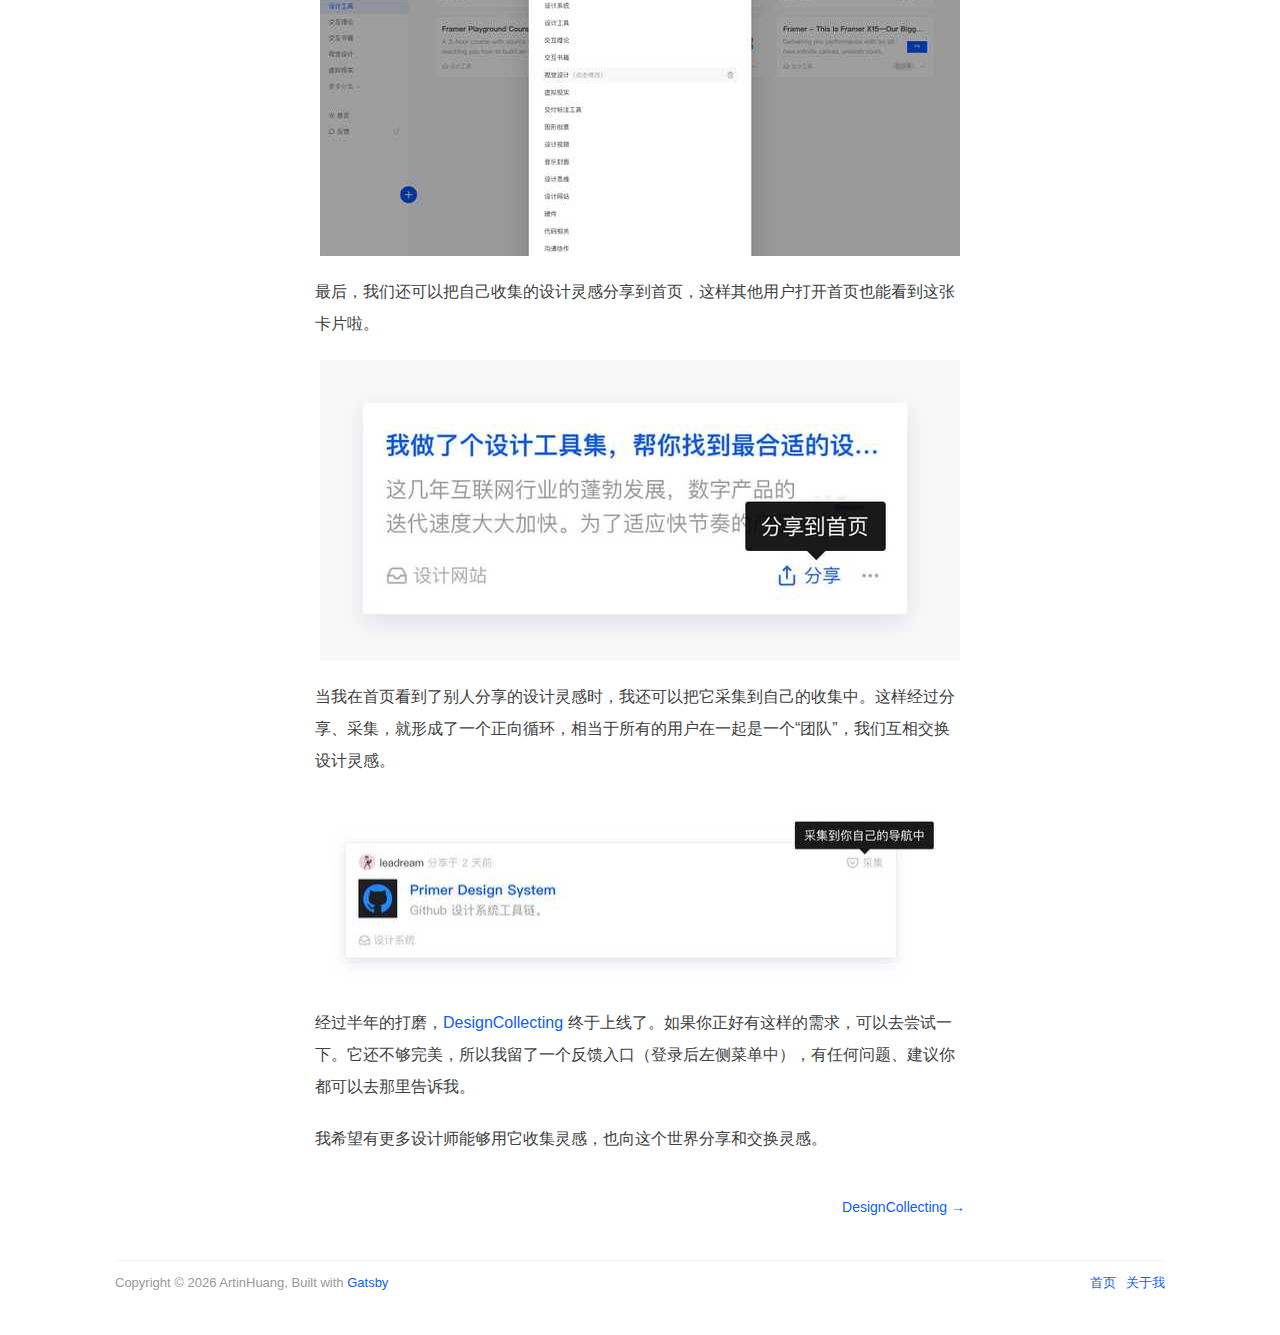
<file: projects/collecting.design/index.html>
<!DOCTYPE html><html><head><meta charSet="utf-8"/><meta http-equiv="x-ua-compatible" content="ie=edge"/><meta name="viewport" content="width=device-width, initial-scale=1, shrink-to-fit=no"/><style data-href="/styles.84d56e6f146420ad4311.css">.footer{color:#999;font-size:13px}.footer .footer-wrapper{display:flex;margin-top:20px;margin-bottom:30px;padding:10px 0;border-top:1px solid #f3f3f3}.footer .footer-wrapper a.footer-link{margin-left:10px}.header{position:fixed;top:0;left:0;right:0;box-shadow:0 1px 0 rgba(0,0,0,.1);overflow:hidden;background:#fff;-webkit-transform:translateY(-100px);transform:translateY(-100px);-webkit-transition:-webkit-transform .4s;transition:-webkit-transform .4s;transition:transform .4s;transition:transform .4s,-webkit-transform .4s;z-index:1000}.header.header-visible{-webkit-transform:translateY(0);transform:translateY(0)}.header>nav{display:flex;position:relative;height:52px;padding:10px 15px}.header>nav a{margin-right:10px;color:#666}.header>nav a:hover{color:#000}.header>nav .header-logo{display:block;width:32px;height:32px;border-radius:16px;border:1px solid #eee;overflow:hidden}.header>nav .header-logo:hover{background:#333}.header>nav .header-anchors{flex:1 1;line-height:32px;text-align:center;visibility:hidden}.header>nav .header-anchors.anchors-visible{visibility:visible}.header>nav .header-links{line-height:32px}.layout-bio{text-align:center}.layout-bio .bio-avatar{width:60px;height:60px;margin:50px auto 20px;border:1px solid #ddd;border-radius:30px;overflow:hidden}.layout-bio .bio-social{margin:10px 0;font-size:0;-webkit-text-size-adjust:none}.layout-bio .bio-social>a{position:relative;padding:0 6px}.layout-bio .bio-social>a>img{width:16px;opacity:.68;-webkit-transition:all .4s;transition:all .4s}.layout-bio .bio-social>a>img:hover{opacity:1}.layout-bio .bio-social>a .social-qrcode{visibility:hidden;opacity:0;position:absolute;top:5px;left:5px;padding-bottom:5px;background:#fff;box-shadow:0 0 16px rgba(0,0,0,.15);font-size:12px;-webkit-transition:all .2s;transition:all .2s;z-index:1000}.layout-bio .bio-social>a .social-qrcode>img{width:130px;max-width:130px}.layout-bio .bio-social>a .social-qrcode>div{margin-top:-10px;color:#666}.layout-bio .bio-social>a .social-mail{visibility:hidden;opacity:0;position:absolute;top:-30px;left:-22px;width:72px;color:#fff;background:rgba(0,0,0,.9);box-shadow:0 0 16px rgba(0,0,0,.15);font-size:12px;-webkit-transition:all .2s;transition:all .2s;z-index:1000}.layout-bio .bio-social>a .social-mail.active{visibility:visible;opacity:1;-webkit-transform:translateY(-10px);transform:translateY(-10px)}.layout-bio .bio-social>a:hover .social-qrcode{visibility:visible;opacity:1}.layout-bio .bio-intro{max-width:300px;margin:0 auto;color:#666}*{box-sizing:border-box}body{margin:0;line-height:1.8;color:#000;background-color:#fff}img{max-width:100%}a{color:#105cfb;text-decoration:none;-webkit-transition:all .4s;transition:all .4s}a:hover{color:#033eb8}ul{margin:0;padding:0;list-style:none}body,button,input,select,textarea{font-family:Segoe UI,PingFang SC,HiraginoSansGB-W3,Microsoft Yahei,Helvetica Neue,Helvetica,Arial,sans-serif;font-size:14px;font-weight:400;-webkit-font-smoothing:antialiased}table{border-spacing:0;border-collapse:collapse}code{color:#666;background:#fefefe;font-family:Roboto Mono,Menlo,Monaco,Courier,monospace!important;font-size:13px!important;font-weight:500!important}.container{max-width:1080px;margin:0 auto;padding:0 15px}.stretched-box{flex:1 1}.layout-post{margin-top:53px}.layout-post .container{max-width:680px}.layout-post .post-banner{position:relative;padding-top:260px;overflow:hidden}.layout-post .post-banner div.banner-background{position:absolute;left:0;top:0;width:110%;height:110%;background-repeat:no-repeat;background-position:50%;background-size:auto 100%;-webkit-transform:translate(-5%,-5%);transform:translate(-5%,-5%);-webkit-filter:blur(3px);filter:blur(3px)}.layout-post .post-banner div.banner-text{display:flex;align-items:center;position:absolute;left:0;top:0;width:100%;height:100%;text-align:center;background:rgba(0,0,0,.5)}.layout-post .post-banner div.banner-text>div{flex:1 1;margin:0 auto 10px;color:#fff;text-shadow:0 1px 2px rgba(0,0,0,.3)}.layout-post .post-banner div.banner-text>div h1,.layout-post .post-banner div.banner-text>div h4{margin:0;line-height:1.2}.layout-post .post-demo{display:flex;justify-content:center;margin-top:72px}.layout-post .post-demo h3{margin:0;padding:18px 15px;color:#666;font-weight:700;border-top:3px solid #ececec;border-bottom:3px solid #ececec}.layout-post .post-demo h3 a{display:block;max-width:320px;white-space:nowrap;overflow:hidden;text-overflow:ellipsis}.layout-post .post-demo h3 img{display:block;width:120px}.layout-post .post-content{margin-top:72px;font-size:16px;line-height:2;color:#404040}.layout-post .post-content h2{margin:60px 0 30px;text-align:center}.layout-post .post-content h4{margin:5px 0}.layout-post .post-content>blockquote{margin:0 0 20px;padding:15px;color:#999;background:#f8f8f8}.layout-post .post-content>blockquote p{margin:0}.layout-post .post-content ul{padding-left:25px;list-style:circle outside}.layout-post .post-content ul li p{margin:5px 0}.layout-post .post-content ul li blockquote{margin:0 0 15px;color:#888}.layout-post .post-content ul li img{margin:20px 0;border:1px solid #f3f3f3}.layout-post .post-content>ul{margin-bottom:40px}.layout-post .post-content>p{margin-bottom:20px}.layout-post .post-content .content-image{margin:50px auto;text-align:center}.layout-post .post-footer{display:flex;flex-wrap:wrap;justify-content:space-between;list-style:none;padding:20px 0}.layout-post .post-footer .ending-prev{left:0}.layout-post .post-footer .ending-prev div.hidden-xs{text-align:left}.layout-post .post-footer .ending-next{right:0}.layout-post .post-footer .ending-next div.hidden-xs{text-align:right}@media (max-width:767px){.layout-post .post-footer a.ending-nav{width:50px}}@media (max-width:767px){.post-container .container-header{text-align:center}.post-container .container-header h1{margin:20px 0 0;font-size:24px}.post-container .container-header h2{color:#333;font-size:16px;font-weight:400}}.not-found{margin-top:72px;margin-bottom:50px;text-align:center}.not-found .not-found-quote{max-width:320px;margin:0 auto 20px;line-height:26px;font-style:italic;color:#999}.not-found .not-found-quote:before{content:"\201C";margin-right:5px;color:#e3e3e3;font-size:50px}.portrait{position:relative;width:150px;margin:30px auto;padding:30px 0}.portrait .portrait-intro{position:absolute;top:180px;left:-155px;width:640px;font-size:40px;color:#ccc;font-family:Georgia}.portrait .portrait-intro span{padding:0 80px}.portrait .portrait-me{width:100%}.portrait .portrait-fan{position:absolute;top:130px;left:33px;width:81px;cursor:pointer;-webkit-transform-origin:10% 76% 0;transform-origin:10% 76% 0;-webkit-transition:all .6s;transition:all .6s}.portrait .portrait-fan:hover{-webkit-transform:rotate(-20deg);transform:rotate(-20deg)}.portrait .portrait-propeller{position:absolute;top:247px;right:10px;width:33px;cursor:pointer;-webkit-transition:all .8s;transition:all .8s}.portrait .portrait-propeller:hover{-webkit-transform:rotate(765deg);transform:rotate(765deg)}@media (max-width:640px){.portrait .portrait-intro{top:100px;left:-70px;width:310px;font-size:20px}.portrait .portrait-intro span{padding:0 60px}}.layout-about{margin-top:80px;margin-bottom:50px}.layout-about .about-section{max-width:500px;margin:0 auto;padding:15px 0;border-bottom:1px solid #eee}.layout-about .about-section:last-child{border-bottom:none}.layout-about .about-section h3.section-label{margin:0 0 15px}.layout-about .about-section ul{margin-bottom:40px;padding-left:25px;list-style:circle outside}.layout-home .home-anchor{margin-top:10px;text-align:center}.layout-home .home-anchor a{display:inline-block;padding:0 10px;line-height:1;color:#999;border-right:1px solid #ddd}.layout-home .home-anchor a:hover{color:#333}.layout-home .home-anchor a:last-child{border-right:none}.layout-home .home-section{padding-top:36px}.layout-home .home-section .section-title{margin:0;font-family:system-ui,Menlo,Meslo LG,monospace}.layout-home .home-section .section-description{margin:0 0 20px;color:#999}.layout-home .home-section .section-items{display:flex;flex-wrap:wrap;margin:0 -15px}.layout-home .home-section .section-items .section-item{flex:0 0 33.333333%;margin-bottom:20px;padding:0 15px}.layout-home .home-section .section-items .section-item .item-card{position:relative;display:block;border:1px solid #f3f3f3}.layout-home .home-section .section-items .section-item .item-card:hover{box-shadow:0 10px 50px rgba(0,0,0,.08)}.layout-home .home-section .section-items .section-item .item-card .card-cover img{display:block;width:100%}.layout-home .home-section .section-items .section-item .item-card .card-title{margin:0;padding:10px;font-weight:400;color:#333}@media (max-width:767px){.layout-home .home-section .section-items .section-item{flex:0 0 50%}}@media (max-width:432px){.layout-home .home-section .section-items{display:block}}</style><meta name="generator" content="Gatsby 2.13.42"/><style type="text/css">.gatsby-resp-image-image{width:100%;height:100%;margin:0;vertical-align:middle;position:absolute;top:0;left:0;color:transparent;}</style><link as="script" rel="preload" href="/webpack-runtime-b99f076e9ec7226ed687.js"/><link as="script" rel="preload" href="/app-64938ebd28f38789c822.js"/><link as="script" rel="preload" href="/styles-162e7aa9cb583e6c26b4.js"/><link as="script" rel="preload" href="/1-233a1357c0680d70a7c3.js"/><link as="script" rel="preload" href="/component---src-templates-post-js-014d6b226b51e485b937.js"/><link as="fetch" rel="preload" href="/page-data/projects/collecting.design/page-data.json" crossorigin="use-credentials"/></head><body><noscript id="gatsby-noscript">This app works best with JavaScript enabled.</noscript><div id="___gatsby"><div style="outline:none" tabindex="-1" role="group" id="gatsby-focus-wrapper"><div class="default-layout"><header class="header header-visible"><nav class="container"><a class="header-logo" rel="home" href="/"><img src="/static/avatar-694034a6843d9430d163ec17713070dc.png" alt="我的头像"/></a><div class="header-anchors "><a href="#projects">项目</a><a href="#tools">工具</a><a href="#creative">脑洞</a><a href="#writing">写作</a><a href="#painting">画画</a></div><div class="header-links"><a rel="home" href="/">首页</a><a rel="about" href="/about">关于我</a></div></nav></header><div class="layout-post"><div class="post-banner"><div class="banner-background" style="background-color:#FFF;background-image:url(/heros/collecting.design.jpg)"></div><div class="banner-text"><div class="container"><h1>DesignCollecting</h1><h4>2015/05/27</h4></div></div></div><div class="container"><div class="post-demo"><h3><a href="https://collecting.design" target="_blank" rel="noopener noreferrer">https://collecting.design</a></h3></div><div class="post-content"><h1>想收集设计相关的网址？试试我做的这个网页工具</h1>
<p>最初诞生这个想法是在去年。我们设计团队每周都会开一个分享会，大家把自己最近看到的好网站、新玩意儿分享出来，一起获取灵感扩宽视野。</p>
<p>当时我们一起维护了一个 Wiki，会及时把自己分享的内容放到里面。但随着分享内容增多，搜索特定条目就变得困难，不方便查阅。</p>
<p><span
      class="gatsby-resp-image-wrapper"
      style="position: relative; display: block; margin-left: auto; margin-right: auto;  max-width: 640px;"
    >
      <a
    class="gatsby-resp-image-link"
    href="/static/3c8fda2620b42372f63f6d6026dde7d6/c6648/15640573668819.jpg"
    style="display: block"
    target="_blank"
    rel="noopener"
  >
    <span
    class="gatsby-resp-image-background-image"
    style="padding-bottom: 49.63715529753266%; position: relative; bottom: 0; left: 0; background-image: url('[data-uri]'); background-size: cover; display: block;"
  ></span>
  <img
        class="gatsby-resp-image-image"
        alt="用 Wiki 管理设计分享"
        title="用 Wiki 管理设计分享"
        src="/static/3c8fda2620b42372f63f6d6026dde7d6/e2288/15640573668819.jpg"
        srcset="/static/3c8fda2620b42372f63f6d6026dde7d6/264cc/15640573668819.jpg 160w,
/static/3c8fda2620b42372f63f6d6026dde7d6/f562b/15640573668819.jpg 320w,
/static/3c8fda2620b42372f63f6d6026dde7d6/e2288/15640573668819.jpg 640w,
/static/3c8fda2620b42372f63f6d6026dde7d6/b3ee8/15640573668819.jpg 960w,
/static/3c8fda2620b42372f63f6d6026dde7d6/6c315/15640573668819.jpg 1280w,
/static/3c8fda2620b42372f63f6d6026dde7d6/c6648/15640573668819.jpg 1378w"
        sizes="(max-width: 640px) 100vw, 640px"
      />
  </a>
    </span></p>
<p>当时我就产生了一个想法：<strong>如果我们能够有一个集中管理的地方就好了，它有点像几个人一起维护的一个设计导航。</strong>随后几天里我开始构思它的功能，并做了一个设计效果图，但我没有急于马上实现。</p>
<h2>验证想法</h2>
<p>为了验证这个想法的需求量有多大，我做了一个<a href="https://collecting.design/tutorial" target="_blank" rel="noopener noreferrer">落地页</a>，并放了一个邮箱订阅提醒的按钮，想看看有多少人会对这个产品感兴趣。</p>
<p><span
      class="gatsby-resp-image-wrapper"
      style="position: relative; display: block; margin-left: auto; margin-right: auto;  max-width: 640px;"
    >
      <a
    class="gatsby-resp-image-link"
    href="/static/7cee6c4379bd65410d15a442b60068eb/6e934/15640578844620.jpg"
    style="display: block"
    target="_blank"
    rel="noopener"
  >
    <span
    class="gatsby-resp-image-background-image"
    style="padding-bottom: 53.02293259207783%; position: relative; bottom: 0; left: 0; background-image: url('[data-uri]'); background-size: cover; display: block;"
  ></span>
  <img
        class="gatsby-resp-image-image"
        alt="DesignCollecting 落地页"
        title="DesignCollecting 落地页"
        src="/static/7cee6c4379bd65410d15a442b60068eb/e2288/15640578844620.jpg"
        srcset="/static/7cee6c4379bd65410d15a442b60068eb/264cc/15640578844620.jpg 160w,
/static/7cee6c4379bd65410d15a442b60068eb/f562b/15640578844620.jpg 320w,
/static/7cee6c4379bd65410d15a442b60068eb/e2288/15640578844620.jpg 640w,
/static/7cee6c4379bd65410d15a442b60068eb/b3ee8/15640578844620.jpg 960w,
/static/7cee6c4379bd65410d15a442b60068eb/6c315/15640578844620.jpg 1280w,
/static/7cee6c4379bd65410d15a442b60068eb/6e934/15640578844620.jpg 2878w"
        sizes="(max-width: 640px) 100vw, 640px"
      />
  </a>
    </span></p>
<p>当时我在自己的公众号和即刻账号上进行了小范围宣传，随后断断续续收到了九十多个订阅，很多人订阅时还留言给了一些建议请求。这时候我才坚定了要把它实现的想法，不过在后来我又重新思考了一下它的功能。</p>
<h2>重新思考实现</h2>
<p>最开始的想法是把它作为一个团队的工具，但是仔细想了想这样便限制了它的使用场景，只局限在了设计分享会。于是，我把“团队”的定义扩大：<strong>任何人都可以用它收集自己喜欢的网站，也可以把自己的收集分享给所有人</strong>。</p>
<p>最终我把它的主要功能定位在收集、管理和分享设计灵感。首先，每个人都可以收集自己喜欢的设计网站，只需要填写一个链接，就能够自动解析出网站内容，存到自己的收集中。</p>
<p><span
      class="gatsby-resp-image-wrapper"
      style="position: relative; display: block; margin-left: auto; margin-right: auto;  max-width: 640px;"
    >
      <a
    class="gatsby-resp-image-link"
    href="/static/31db369156a483c01abb115937054422/6f424/WX20190725-204355%402x.jpg"
    style="display: block"
    target="_blank"
    rel="noopener"
  >
    <span
    class="gatsby-resp-image-background-image"
    style="padding-bottom: 47.8448275862069%; position: relative; bottom: 0; left: 0; background-image: url('[data-uri]'); background-size: cover; display: block;"
  ></span>
  <img
        class="gatsby-resp-image-image"
        alt="收集一个网址"
        title="收集一个网址"
        src="/static/31db369156a483c01abb115937054422/e2288/WX20190725-204355%402x.jpg"
        srcset="/static/31db369156a483c01abb115937054422/264cc/WX20190725-204355%402x.jpg 160w,
/static/31db369156a483c01abb115937054422/f562b/WX20190725-204355%402x.jpg 320w,
/static/31db369156a483c01abb115937054422/e2288/WX20190725-204355%402x.jpg 640w,
/static/31db369156a483c01abb115937054422/b3ee8/WX20190725-204355%402x.jpg 960w,
/static/31db369156a483c01abb115937054422/6c315/WX20190725-204355%402x.jpg 1280w,
/static/31db369156a483c01abb115937054422/6f424/WX20190725-204355%402x.jpg 2320w"
        sizes="(max-width: 640px) 100vw, 640px"
      />
  </a>
    </span></p>
<p>这样，每个人就都有了一个专属于自己的设计导航，还可以随时增加或更新。</p>
<p><span
      class="gatsby-resp-image-wrapper"
      style="position: relative; display: block; margin-left: auto; margin-right: auto;  max-width: 640px;"
    >
      <a
    class="gatsby-resp-image-link"
    href="/static/25de9fff1d2ec396cf91ff25ba2b4a8c/6e934/15640591106409.jpg"
    style="display: block"
    target="_blank"
    rel="noopener"
  >
    <span
    class="gatsby-resp-image-background-image"
    style="padding-bottom: 53.09242529534399%; position: relative; bottom: 0; left: 0; background-image: url('[data-uri]'); background-size: cover; display: block;"
  ></span>
  <img
        class="gatsby-resp-image-image"
        alt="设计导航"
        title="设计导航"
        src="/static/25de9fff1d2ec396cf91ff25ba2b4a8c/e2288/15640591106409.jpg"
        srcset="/static/25de9fff1d2ec396cf91ff25ba2b4a8c/264cc/15640591106409.jpg 160w,
/static/25de9fff1d2ec396cf91ff25ba2b4a8c/f562b/15640591106409.jpg 320w,
/static/25de9fff1d2ec396cf91ff25ba2b4a8c/e2288/15640591106409.jpg 640w,
/static/25de9fff1d2ec396cf91ff25ba2b4a8c/b3ee8/15640591106409.jpg 960w,
/static/25de9fff1d2ec396cf91ff25ba2b4a8c/6c315/15640591106409.jpg 1280w,
/static/25de9fff1d2ec396cf91ff25ba2b4a8c/6e934/15640591106409.jpg 2878w"
        sizes="(max-width: 640px) 100vw, 640px"
      />
  </a>
    </span></p>
<p>其次，为了方便查找，收集的卡片还可以使用分类管理。这样，就能保证自己收集的设计灵感井井有条。</p>
<p><span
      class="gatsby-resp-image-wrapper"
      style="position: relative; display: block; margin-left: auto; margin-right: auto;  max-width: 640px;"
    >
      <a
    class="gatsby-resp-image-link"
    href="/static/14139c2a6a17e9948bf45b8fd8691230/6e934/15640590138520.jpg"
    style="display: block"
    target="_blank"
    rel="noopener"
  >
    <span
    class="gatsby-resp-image-background-image"
    style="padding-bottom: 52.95343988881167%; position: relative; bottom: 0; left: 0; background-image: url('[data-uri]'); background-size: cover; display: block;"
  ></span>
  <img
        class="gatsby-resp-image-image"
        alt="分类管理设计灵感"
        title="分类管理设计灵感"
        src="/static/14139c2a6a17e9948bf45b8fd8691230/e2288/15640590138520.jpg"
        srcset="/static/14139c2a6a17e9948bf45b8fd8691230/264cc/15640590138520.jpg 160w,
/static/14139c2a6a17e9948bf45b8fd8691230/f562b/15640590138520.jpg 320w,
/static/14139c2a6a17e9948bf45b8fd8691230/e2288/15640590138520.jpg 640w,
/static/14139c2a6a17e9948bf45b8fd8691230/b3ee8/15640590138520.jpg 960w,
/static/14139c2a6a17e9948bf45b8fd8691230/6c315/15640590138520.jpg 1280w,
/static/14139c2a6a17e9948bf45b8fd8691230/6e934/15640590138520.jpg 2878w"
        sizes="(max-width: 640px) 100vw, 640px"
      />
  </a>
    </span></p>
<p>最后，我们还可以把自己收集的设计灵感分享到首页，这样其他用户打开首页也能看到这张卡片啦。</p>
<p><span
      class="gatsby-resp-image-wrapper"
      style="position: relative; display: block; margin-left: auto; margin-right: auto;  max-width: 640px;"
    >
      <a
    class="gatsby-resp-image-link"
    href="/static/bd26c4cde659478450c626dfe0575e59/a948b/15640593411567.jpg"
    style="display: block"
    target="_blank"
    rel="noopener"
  >
    <span
    class="gatsby-resp-image-background-image"
    style="padding-bottom: 46.98795180722892%; position: relative; bottom: 0; left: 0; background-image: url('[data-uri]'); background-size: cover; display: block;"
  ></span>
  <img
        class="gatsby-resp-image-image"
        alt="分享设计灵感"
        title="分享设计灵感"
        src="/static/bd26c4cde659478450c626dfe0575e59/e2288/15640593411567.jpg"
        srcset="/static/bd26c4cde659478450c626dfe0575e59/264cc/15640593411567.jpg 160w,
/static/bd26c4cde659478450c626dfe0575e59/f562b/15640593411567.jpg 320w,
/static/bd26c4cde659478450c626dfe0575e59/e2288/15640593411567.jpg 640w,
/static/bd26c4cde659478450c626dfe0575e59/a948b/15640593411567.jpg 830w"
        sizes="(max-width: 640px) 100vw, 640px"
      />
  </a>
    </span></p>
<p>当我在首页看到了别人分享的设计灵感时，我还可以把它采集到自己的收集中。这样经过分享、采集，就形成了一个正向循环，相当于所有的用户在一起是一个“团队”，我们互相交换设计灵感。</p>
<p><span
      class="gatsby-resp-image-wrapper"
      style="position: relative; display: block; margin-left: auto; margin-right: auto;  max-width: 640px;"
    >
      <a
    class="gatsby-resp-image-link"
    href="/static/4942a0a2d668a0722bb8c44c1d4ddc0a/97f50/15640596552533.jpg"
    style="display: block"
    target="_blank"
    rel="noopener"
  >
    <span
    class="gatsby-resp-image-background-image"
    style="padding-bottom: 29.784366576819405%; position: relative; bottom: 0; left: 0; background-image: url('[data-uri]'); background-size: cover; display: block;"
  ></span>
  <img
        class="gatsby-resp-image-image"
        alt="收集设计灵感"
        title="收集设计灵感"
        src="/static/4942a0a2d668a0722bb8c44c1d4ddc0a/e2288/15640596552533.jpg"
        srcset="/static/4942a0a2d668a0722bb8c44c1d4ddc0a/264cc/15640596552533.jpg 160w,
/static/4942a0a2d668a0722bb8c44c1d4ddc0a/f562b/15640596552533.jpg 320w,
/static/4942a0a2d668a0722bb8c44c1d4ddc0a/e2288/15640596552533.jpg 640w,
/static/4942a0a2d668a0722bb8c44c1d4ddc0a/b3ee8/15640596552533.jpg 960w,
/static/4942a0a2d668a0722bb8c44c1d4ddc0a/6c315/15640596552533.jpg 1280w,
/static/4942a0a2d668a0722bb8c44c1d4ddc0a/97f50/15640596552533.jpg 1484w"
        sizes="(max-width: 640px) 100vw, 640px"
      />
  </a>
    </span></p>
<p>经过半年的打磨，<a href="https://collecting.design" target="_blank" rel="noopener noreferrer">DesignCollecting</a> 终于上线了。如果你正好有这样的需求，可以去尝试一下。它还不够完美，所以我留了一个反馈入口（登录后左侧菜单中），有任何问题、建议你都可以去那里告诉我。</p>
<p>我希望有更多设计师能够用它收集灵感，也向这个世界分享和交换灵感。</p></div><ul class="post-footer"><li></li><li><a rel="next" href="/lists/collecting.design/">DesignCollecting<!-- --> →</a></li></ul></div></div><footer class="footer container"><div class="footer-wrapper">Copyright © <!-- -->2020<!-- --> ArtinHuang, Built with <a href="https://www.gatsbyjs.org" target="_blank" rel="noopener noreferrer">Gatsby</a><span class="stretched-box"></span><a class="footer-link" href="/">首页</a><a class="footer-link" href="/about">关于我</a></div></footer></div></div></div><script async="" src="https://www.googletagmanager.com/gtag/js?id=UA-121774282-2"></script><script>
    window.GATSBY_GTAG_PLUGIN_GA_TRACKING_ID = (
      'UA-121774282-2'
    );
    window.GATSBY_GTAG_PLUGIN_ANONYMIZE = true;

    var options = {
      send_page_view: false
    };
    if (true) {
      options.anonymize_ip = true;
    }

    window.dataLayer = window.dataLayer || [];
    function gtag(){dataLayer.push(arguments);}
    window.gtag = gtag;
    gtag('js', new Date());
    gtag('config', 'UA-121774282-2', options);
  </script><script id="gatsby-script-loader">/*<![CDATA[*/window.pagePath="/projects/collecting.design/";window.webpackCompilationHash="1e8be064bae08d49e4c1";/*]]>*/</script><script id="gatsby-chunk-mapping">/*<![CDATA[*/window.___chunkMapping={"app":["/app-64938ebd28f38789c822.js"],"component---src-templates-post-js":["/component---src-templates-post-js-014d6b226b51e485b937.js"],"component---src-pages-404-js":["/component---src-pages-404-js-011a2aa19775c59b335e.js"],"component---src-pages-about-js":["/component---src-pages-about-js-6a291c2d6cec19bd8203.js"],"component---src-pages-index-js":["/component---src-pages-index-js-548e28ea37747acee28c.js"]};/*]]>*/</script><script src="/component---src-templates-post-js-014d6b226b51e485b937.js" async=""></script><script src="/1-233a1357c0680d70a7c3.js" async=""></script><script src="/styles-162e7aa9cb583e6c26b4.js" async=""></script><script src="/app-64938ebd28f38789c822.js" async=""></script><script src="/webpack-runtime-b99f076e9ec7226ed687.js" async=""></script></body></html>
</file>
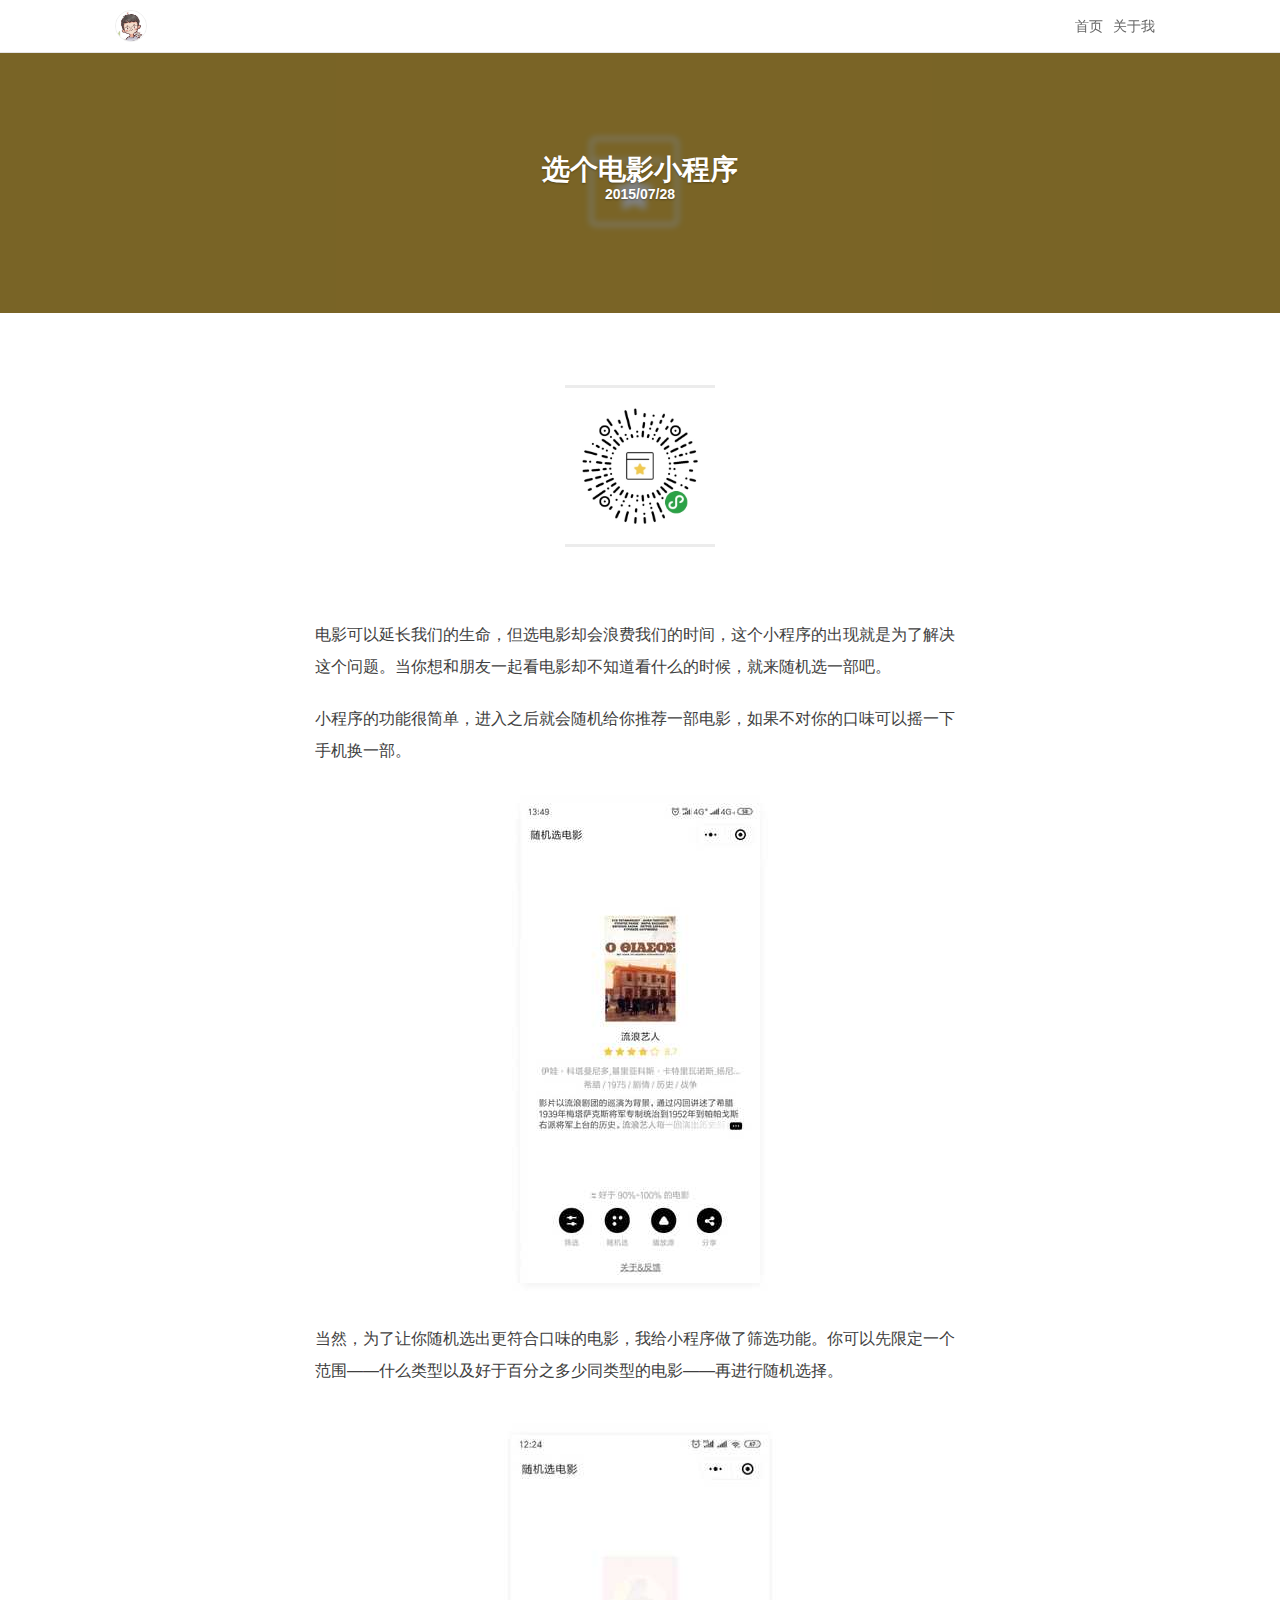
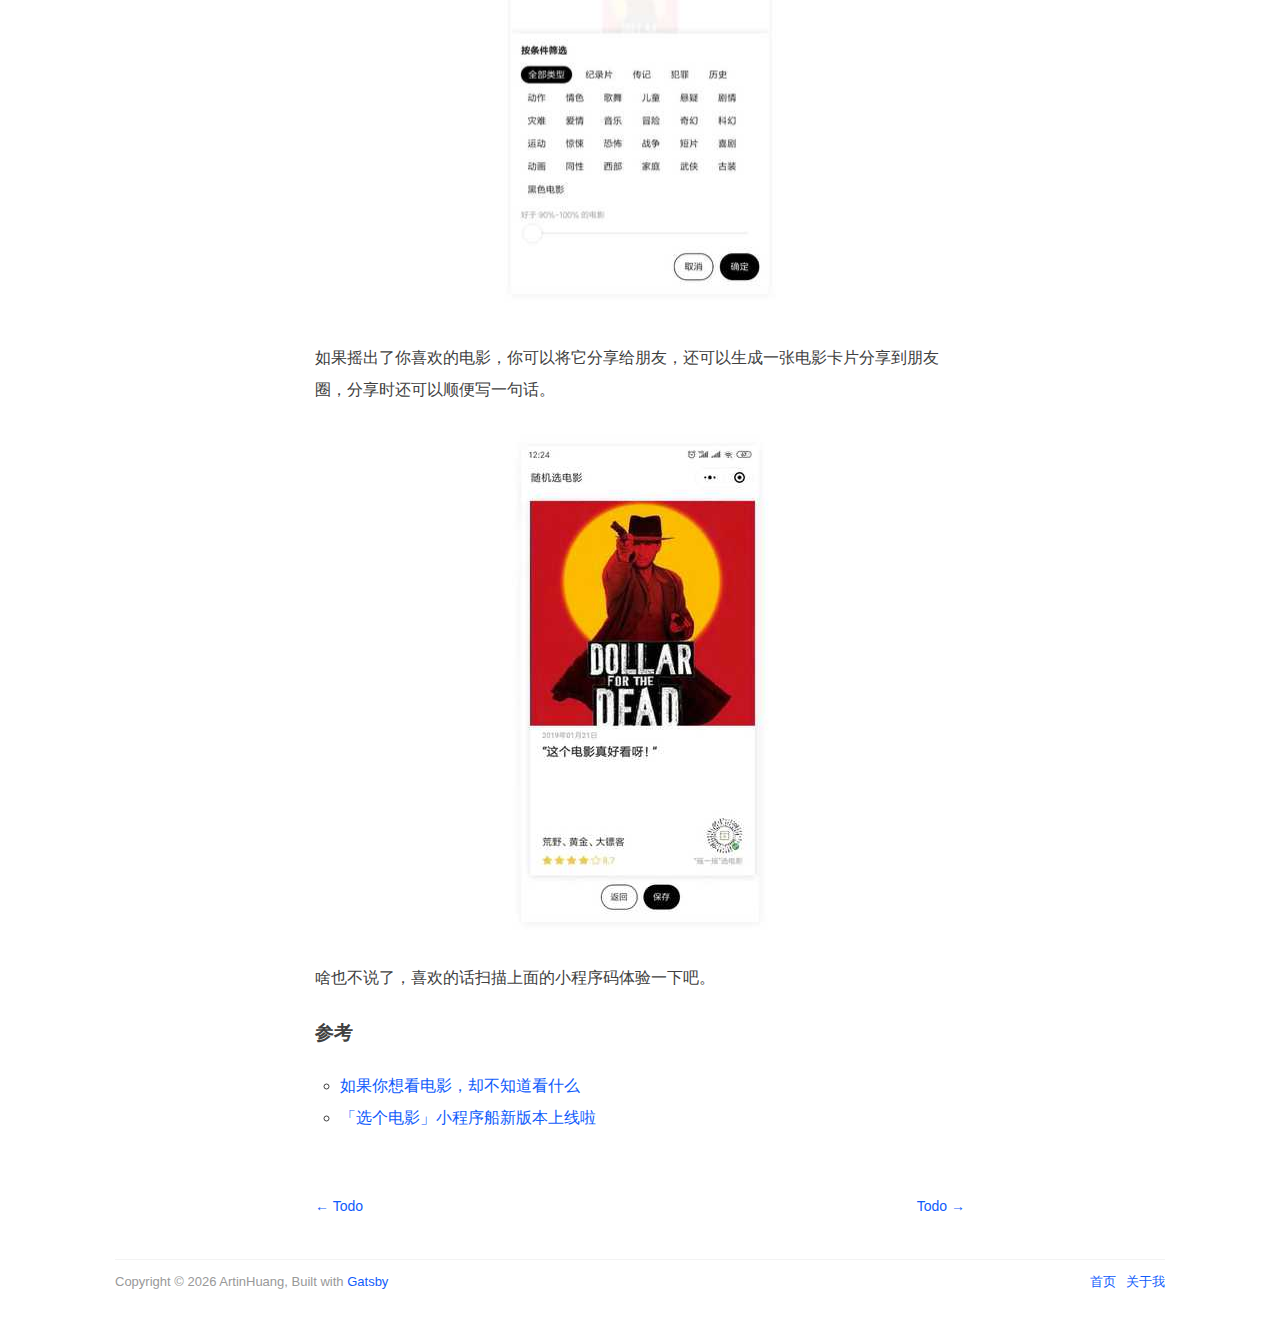
<file: tools/movielect/index.html>
<!DOCTYPE html><html><head><meta charSet="utf-8"/><meta http-equiv="x-ua-compatible" content="ie=edge"/><meta name="viewport" content="width=device-width, initial-scale=1, shrink-to-fit=no"/><style data-href="/styles.84d56e6f146420ad4311.css">.footer{color:#999;font-size:13px}.footer .footer-wrapper{display:flex;margin-top:20px;margin-bottom:30px;padding:10px 0;border-top:1px solid #f3f3f3}.footer .footer-wrapper a.footer-link{margin-left:10px}.header{position:fixed;top:0;left:0;right:0;box-shadow:0 1px 0 rgba(0,0,0,.1);overflow:hidden;background:#fff;-webkit-transform:translateY(-100px);transform:translateY(-100px);-webkit-transition:-webkit-transform .4s;transition:-webkit-transform .4s;transition:transform .4s;transition:transform .4s,-webkit-transform .4s;z-index:1000}.header.header-visible{-webkit-transform:translateY(0);transform:translateY(0)}.header>nav{display:flex;position:relative;height:52px;padding:10px 15px}.header>nav a{margin-right:10px;color:#666}.header>nav a:hover{color:#000}.header>nav .header-logo{display:block;width:32px;height:32px;border-radius:16px;border:1px solid #eee;overflow:hidden}.header>nav .header-logo:hover{background:#333}.header>nav .header-anchors{flex:1 1;line-height:32px;text-align:center;visibility:hidden}.header>nav .header-anchors.anchors-visible{visibility:visible}.header>nav .header-links{line-height:32px}.layout-bio{text-align:center}.layout-bio .bio-avatar{width:60px;height:60px;margin:50px auto 20px;border:1px solid #ddd;border-radius:30px;overflow:hidden}.layout-bio .bio-social{margin:10px 0;font-size:0;-webkit-text-size-adjust:none}.layout-bio .bio-social>a{position:relative;padding:0 6px}.layout-bio .bio-social>a>img{width:16px;opacity:.68;-webkit-transition:all .4s;transition:all .4s}.layout-bio .bio-social>a>img:hover{opacity:1}.layout-bio .bio-social>a .social-qrcode{visibility:hidden;opacity:0;position:absolute;top:5px;left:5px;padding-bottom:5px;background:#fff;box-shadow:0 0 16px rgba(0,0,0,.15);font-size:12px;-webkit-transition:all .2s;transition:all .2s;z-index:1000}.layout-bio .bio-social>a .social-qrcode>img{width:130px;max-width:130px}.layout-bio .bio-social>a .social-qrcode>div{margin-top:-10px;color:#666}.layout-bio .bio-social>a .social-mail{visibility:hidden;opacity:0;position:absolute;top:-30px;left:-22px;width:72px;color:#fff;background:rgba(0,0,0,.9);box-shadow:0 0 16px rgba(0,0,0,.15);font-size:12px;-webkit-transition:all .2s;transition:all .2s;z-index:1000}.layout-bio .bio-social>a .social-mail.active{visibility:visible;opacity:1;-webkit-transform:translateY(-10px);transform:translateY(-10px)}.layout-bio .bio-social>a:hover .social-qrcode{visibility:visible;opacity:1}.layout-bio .bio-intro{max-width:300px;margin:0 auto;color:#666}*{box-sizing:border-box}body{margin:0;line-height:1.8;color:#000;background-color:#fff}img{max-width:100%}a{color:#105cfb;text-decoration:none;-webkit-transition:all .4s;transition:all .4s}a:hover{color:#033eb8}ul{margin:0;padding:0;list-style:none}body,button,input,select,textarea{font-family:Segoe UI,PingFang SC,HiraginoSansGB-W3,Microsoft Yahei,Helvetica Neue,Helvetica,Arial,sans-serif;font-size:14px;font-weight:400;-webkit-font-smoothing:antialiased}table{border-spacing:0;border-collapse:collapse}code{color:#666;background:#fefefe;font-family:Roboto Mono,Menlo,Monaco,Courier,monospace!important;font-size:13px!important;font-weight:500!important}.container{max-width:1080px;margin:0 auto;padding:0 15px}.stretched-box{flex:1 1}.layout-post{margin-top:53px}.layout-post .container{max-width:680px}.layout-post .post-banner{position:relative;padding-top:260px;overflow:hidden}.layout-post .post-banner div.banner-background{position:absolute;left:0;top:0;width:110%;height:110%;background-repeat:no-repeat;background-position:50%;background-size:auto 100%;-webkit-transform:translate(-5%,-5%);transform:translate(-5%,-5%);-webkit-filter:blur(3px);filter:blur(3px)}.layout-post .post-banner div.banner-text{display:flex;align-items:center;position:absolute;left:0;top:0;width:100%;height:100%;text-align:center;background:rgba(0,0,0,.5)}.layout-post .post-banner div.banner-text>div{flex:1 1;margin:0 auto 10px;color:#fff;text-shadow:0 1px 2px rgba(0,0,0,.3)}.layout-post .post-banner div.banner-text>div h1,.layout-post .post-banner div.banner-text>div h4{margin:0;line-height:1.2}.layout-post .post-demo{display:flex;justify-content:center;margin-top:72px}.layout-post .post-demo h3{margin:0;padding:18px 15px;color:#666;font-weight:700;border-top:3px solid #ececec;border-bottom:3px solid #ececec}.layout-post .post-demo h3 a{display:block;max-width:320px;white-space:nowrap;overflow:hidden;text-overflow:ellipsis}.layout-post .post-demo h3 img{display:block;width:120px}.layout-post .post-content{margin-top:72px;font-size:16px;line-height:2;color:#404040}.layout-post .post-content h2{margin:60px 0 30px;text-align:center}.layout-post .post-content h4{margin:5px 0}.layout-post .post-content>blockquote{margin:0 0 20px;padding:15px;color:#999;background:#f8f8f8}.layout-post .post-content>blockquote p{margin:0}.layout-post .post-content ul{padding-left:25px;list-style:circle outside}.layout-post .post-content ul li p{margin:5px 0}.layout-post .post-content ul li blockquote{margin:0 0 15px;color:#888}.layout-post .post-content ul li img{margin:20px 0;border:1px solid #f3f3f3}.layout-post .post-content>ul{margin-bottom:40px}.layout-post .post-content>p{margin-bottom:20px}.layout-post .post-content .content-image{margin:50px auto;text-align:center}.layout-post .post-footer{display:flex;flex-wrap:wrap;justify-content:space-between;list-style:none;padding:20px 0}.layout-post .post-footer .ending-prev{left:0}.layout-post .post-footer .ending-prev div.hidden-xs{text-align:left}.layout-post .post-footer .ending-next{right:0}.layout-post .post-footer .ending-next div.hidden-xs{text-align:right}@media (max-width:767px){.layout-post .post-footer a.ending-nav{width:50px}}@media (max-width:767px){.post-container .container-header{text-align:center}.post-container .container-header h1{margin:20px 0 0;font-size:24px}.post-container .container-header h2{color:#333;font-size:16px;font-weight:400}}.not-found{margin-top:72px;margin-bottom:50px;text-align:center}.not-found .not-found-quote{max-width:320px;margin:0 auto 20px;line-height:26px;font-style:italic;color:#999}.not-found .not-found-quote:before{content:"\201C";margin-right:5px;color:#e3e3e3;font-size:50px}.portrait{position:relative;width:150px;margin:30px auto;padding:30px 0}.portrait .portrait-intro{position:absolute;top:180px;left:-155px;width:640px;font-size:40px;color:#ccc;font-family:Georgia}.portrait .portrait-intro span{padding:0 80px}.portrait .portrait-me{width:100%}.portrait .portrait-fan{position:absolute;top:130px;left:33px;width:81px;cursor:pointer;-webkit-transform-origin:10% 76% 0;transform-origin:10% 76% 0;-webkit-transition:all .6s;transition:all .6s}.portrait .portrait-fan:hover{-webkit-transform:rotate(-20deg);transform:rotate(-20deg)}.portrait .portrait-propeller{position:absolute;top:247px;right:10px;width:33px;cursor:pointer;-webkit-transition:all .8s;transition:all .8s}.portrait .portrait-propeller:hover{-webkit-transform:rotate(765deg);transform:rotate(765deg)}@media (max-width:640px){.portrait .portrait-intro{top:100px;left:-70px;width:310px;font-size:20px}.portrait .portrait-intro span{padding:0 60px}}.layout-about{margin-top:80px;margin-bottom:50px}.layout-about .about-section{max-width:500px;margin:0 auto;padding:15px 0;border-bottom:1px solid #eee}.layout-about .about-section:last-child{border-bottom:none}.layout-about .about-section h3.section-label{margin:0 0 15px}.layout-about .about-section ul{margin-bottom:40px;padding-left:25px;list-style:circle outside}.layout-home .home-anchor{margin-top:10px;text-align:center}.layout-home .home-anchor a{display:inline-block;padding:0 10px;line-height:1;color:#999;border-right:1px solid #ddd}.layout-home .home-anchor a:hover{color:#333}.layout-home .home-anchor a:last-child{border-right:none}.layout-home .home-section{padding-top:36px}.layout-home .home-section .section-title{margin:0;font-family:system-ui,Menlo,Meslo LG,monospace}.layout-home .home-section .section-description{margin:0 0 20px;color:#999}.layout-home .home-section .section-items{display:flex;flex-wrap:wrap;margin:0 -15px}.layout-home .home-section .section-items .section-item{flex:0 0 33.333333%;margin-bottom:20px;padding:0 15px}.layout-home .home-section .section-items .section-item .item-card{position:relative;display:block;border:1px solid #f3f3f3}.layout-home .home-section .section-items .section-item .item-card:hover{box-shadow:0 10px 50px rgba(0,0,0,.08)}.layout-home .home-section .section-items .section-item .item-card .card-cover img{display:block;width:100%}.layout-home .home-section .section-items .section-item .item-card .card-title{margin:0;padding:10px;font-weight:400;color:#333}@media (max-width:767px){.layout-home .home-section .section-items .section-item{flex:0 0 50%}}@media (max-width:432px){.layout-home .home-section .section-items{display:block}}</style><meta name="generator" content="Gatsby 2.13.42"/><style type="text/css">.gatsby-resp-image-image{width:100%;height:100%;margin:0;vertical-align:middle;position:absolute;top:0;left:0;color:transparent;}</style><link as="script" rel="preload" href="/webpack-runtime-d3712ee0348b8a77bf43.js"/><link as="script" rel="preload" href="/app-64938ebd28f38789c822.js"/><link as="script" rel="preload" href="/styles-162e7aa9cb583e6c26b4.js"/><link as="script" rel="preload" href="/1-233a1357c0680d70a7c3.js"/><link as="script" rel="preload" href="/component---src-templates-post-js-85a35bcca97caf0c12f0.js"/><link as="fetch" rel="preload" href="/page-data/tools/movielect/page-data.json" crossorigin="use-credentials"/></head><body><noscript id="gatsby-noscript">This app works best with JavaScript enabled.</noscript><div id="___gatsby"><div style="outline:none" tabindex="-1" role="group" id="gatsby-focus-wrapper"><div class="default-layout"><header class="header header-visible"><nav class="container"><a class="header-logo" rel="home" href="/"><img src="/static/avatar-694034a6843d9430d163ec17713070dc.png" alt="我的头像"/></a><div class="header-anchors "><a href="#projects">项目</a><a href="#tools">工具</a><a href="#creative">脑洞</a><a href="#writing">写作</a><a href="#painting">画画</a></div><div class="header-links"><a rel="home" href="/">首页</a><a rel="about" href="/about">关于我</a></div></nav></header><div class="layout-post"><div class="post-banner"><div class="banner-background" style="background-color:#F2C94C;background-image:url(/heros/movielect.jpg)"></div><div class="banner-text"><div class="container"><h1>选个电影小程序</h1><h4>2015/07/28</h4></div></div></div><div class="container"><div class="post-demo"><h3><img src="/demos/movielect.jpg" alt="demo"/></h3></div><div class="post-content"><p>电影可以延长我们的生命，但选电影却会浪费我们的时间，这个小程序的出现就是为了解决这个问题。当你想和朋友一起看电影却不知道看什么的时候，就来随机选一部吧。</p>
<p>小程序的功能很简单，进入之后就会随机给你推荐一部电影，如果不对你的口味可以摇一下手机换一部。</p>
<p><span
      class="gatsby-resp-image-wrapper"
      style="position: relative; display: block; margin-left: auto; margin-right: auto;  max-width: 640px;"
    >
      <a
    class="gatsby-resp-image-link"
    href="/static/b48d778754f0b84c63efc51a928e1213/2b872/overview.jpg"
    style="display: block"
    target="_blank"
    rel="noopener"
  >
    <span
    class="gatsby-resp-image-background-image"
    style="padding-bottom: 80.546875%; position: relative; bottom: 0; left: 0; background-image: url('[data-uri]'); background-size: cover; display: block;"
  ></span>
  <img
        class="gatsby-resp-image-image"
        alt="overview"
        title="overview"
        src="/static/b48d778754f0b84c63efc51a928e1213/e2288/overview.jpg"
        srcset="/static/b48d778754f0b84c63efc51a928e1213/264cc/overview.jpg 160w,
/static/b48d778754f0b84c63efc51a928e1213/f562b/overview.jpg 320w,
/static/b48d778754f0b84c63efc51a928e1213/e2288/overview.jpg 640w,
/static/b48d778754f0b84c63efc51a928e1213/b3ee8/overview.jpg 960w,
/static/b48d778754f0b84c63efc51a928e1213/6c315/overview.jpg 1280w,
/static/b48d778754f0b84c63efc51a928e1213/2b872/overview.jpg 2560w"
        sizes="(max-width: 640px) 100vw, 640px"
      />
  </a>
    </span></p>
<p>当然，为了让你随机选出更符合口味的电影，我给小程序做了筛选功能。你可以先限定一个范围——什么类型以及好于百分之多少同类型的电影——再进行随机选择。</p>
<p><span
      class="gatsby-resp-image-wrapper"
      style="position: relative; display: block; margin-left: auto; margin-right: auto;  max-width: 640px;"
    >
      <a
    class="gatsby-resp-image-link"
    href="/static/2cc053e2663ecea23a0c88dbb0cf9ab1/2b872/filter.jpg"
    style="display: block"
    target="_blank"
    rel="noopener"
  >
    <span
    class="gatsby-resp-image-background-image"
    style="padding-bottom: 80.546875%; position: relative; bottom: 0; left: 0; background-image: url('[data-uri]'); background-size: cover; display: block;"
  ></span>
  <img
        class="gatsby-resp-image-image"
        alt="filter"
        title="filter"
        src="/static/2cc053e2663ecea23a0c88dbb0cf9ab1/e2288/filter.jpg"
        srcset="/static/2cc053e2663ecea23a0c88dbb0cf9ab1/264cc/filter.jpg 160w,
/static/2cc053e2663ecea23a0c88dbb0cf9ab1/f562b/filter.jpg 320w,
/static/2cc053e2663ecea23a0c88dbb0cf9ab1/e2288/filter.jpg 640w,
/static/2cc053e2663ecea23a0c88dbb0cf9ab1/b3ee8/filter.jpg 960w,
/static/2cc053e2663ecea23a0c88dbb0cf9ab1/6c315/filter.jpg 1280w,
/static/2cc053e2663ecea23a0c88dbb0cf9ab1/2b872/filter.jpg 2560w"
        sizes="(max-width: 640px) 100vw, 640px"
      />
  </a>
    </span></p>
<p>如果摇出了你喜欢的电影，你可以将它分享给朋友，还可以生成一张电影卡片分享到朋友圈，分享时还可以顺便写一句话。</p>
<p><span
      class="gatsby-resp-image-wrapper"
      style="position: relative; display: block; margin-left: auto; margin-right: auto;  max-width: 640px;"
    >
      <a
    class="gatsby-resp-image-link"
    href="/static/f8973999d43ce05a8ac25cb8ede9fc42/2b872/share.jpg"
    style="display: block"
    target="_blank"
    rel="noopener"
  >
    <span
    class="gatsby-resp-image-background-image"
    style="padding-bottom: 80.546875%; position: relative; bottom: 0; left: 0; background-image: url('[data-uri]'); background-size: cover; display: block;"
  ></span>
  <img
        class="gatsby-resp-image-image"
        alt="share"
        title="share"
        src="/static/f8973999d43ce05a8ac25cb8ede9fc42/e2288/share.jpg"
        srcset="/static/f8973999d43ce05a8ac25cb8ede9fc42/264cc/share.jpg 160w,
/static/f8973999d43ce05a8ac25cb8ede9fc42/f562b/share.jpg 320w,
/static/f8973999d43ce05a8ac25cb8ede9fc42/e2288/share.jpg 640w,
/static/f8973999d43ce05a8ac25cb8ede9fc42/b3ee8/share.jpg 960w,
/static/f8973999d43ce05a8ac25cb8ede9fc42/6c315/share.jpg 1280w,
/static/f8973999d43ce05a8ac25cb8ede9fc42/2b872/share.jpg 2560w"
        sizes="(max-width: 640px) 100vw, 640px"
      />
  </a>
    </span></p>
<p>啥也不说了，喜欢的话扫描上面的小程序码体验一下吧。</p>
<h3>参考</h3>
<ul>
<li><a href="https://mp.weixin.qq.com/s/4IyqP3jat9dFDDZsnxgpOg" target="_blank" rel="noopener noreferrer">如果你想看电影，却不知道看什么</a></li>
<li><a href="https://mp.weixin.qq.com/s/J9sPbhaNtbUlBuxEKYH5Pw" target="_blank" rel="noopener noreferrer">「选个电影」小程序船新版本上线啦</a></li>
</ul></div><ul class="post-footer"><li><a rel="prev" href="/projects/collecting.design/">← <!-- -->Todo</a></li><li><a rel="next" href="/creative/brain-hole/">Todo<!-- --> →</a></li></ul></div></div><footer class="footer container"><div class="footer-wrapper">Copyright © <!-- -->2020<!-- --> ArtinHuang, Built with <a href="https://www.gatsbyjs.org" target="_blank" rel="noopener noreferrer">Gatsby</a><span class="stretched-box"></span><a class="footer-link" href="/">首页</a><a class="footer-link" href="/about">关于我</a></div></footer></div></div></div><script async="" src="https://www.googletagmanager.com/gtag/js?id=UA-121774282-2"></script><script>
    window.GATSBY_GTAG_PLUGIN_GA_TRACKING_ID = (
      'UA-121774282-2'
    );
    window.GATSBY_GTAG_PLUGIN_ANONYMIZE = true;

    var options = {
      send_page_view: false
    };
    if (true) {
      options.anonymize_ip = true;
    }

    window.dataLayer = window.dataLayer || [];
    function gtag(){dataLayer.push(arguments);}
    window.gtag = gtag;
    gtag('js', new Date());
    gtag('config', 'UA-121774282-2', options);
  </script><script id="gatsby-script-loader">/*<![CDATA[*/window.pagePath="/tools/movielect/";window.webpackCompilationHash="fd8b1b0fefa6f2f985d3";/*]]>*/</script><script id="gatsby-chunk-mapping">/*<![CDATA[*/window.___chunkMapping={"app":["/app-64938ebd28f38789c822.js"],"component---src-templates-post-js":["/component---src-templates-post-js-85a35bcca97caf0c12f0.js"],"component---src-pages-404-js":["/component---src-pages-404-js-8c3b255f6adcfbacde88.js"],"component---src-pages-about-js":["/component---src-pages-about-js-5342d8d8261e4e69cbd2.js"],"component---src-pages-index-js":["/component---src-pages-index-js-d7167d86b8e817b87472.js"]};/*]]>*/</script><script src="/component---src-templates-post-js-85a35bcca97caf0c12f0.js" async=""></script><script src="/1-233a1357c0680d70a7c3.js" async=""></script><script src="/styles-162e7aa9cb583e6c26b4.js" async=""></script><script src="/app-64938ebd28f38789c822.js" async=""></script><script src="/webpack-runtime-d3712ee0348b8a77bf43.js" async=""></script></body></html>
</file>
